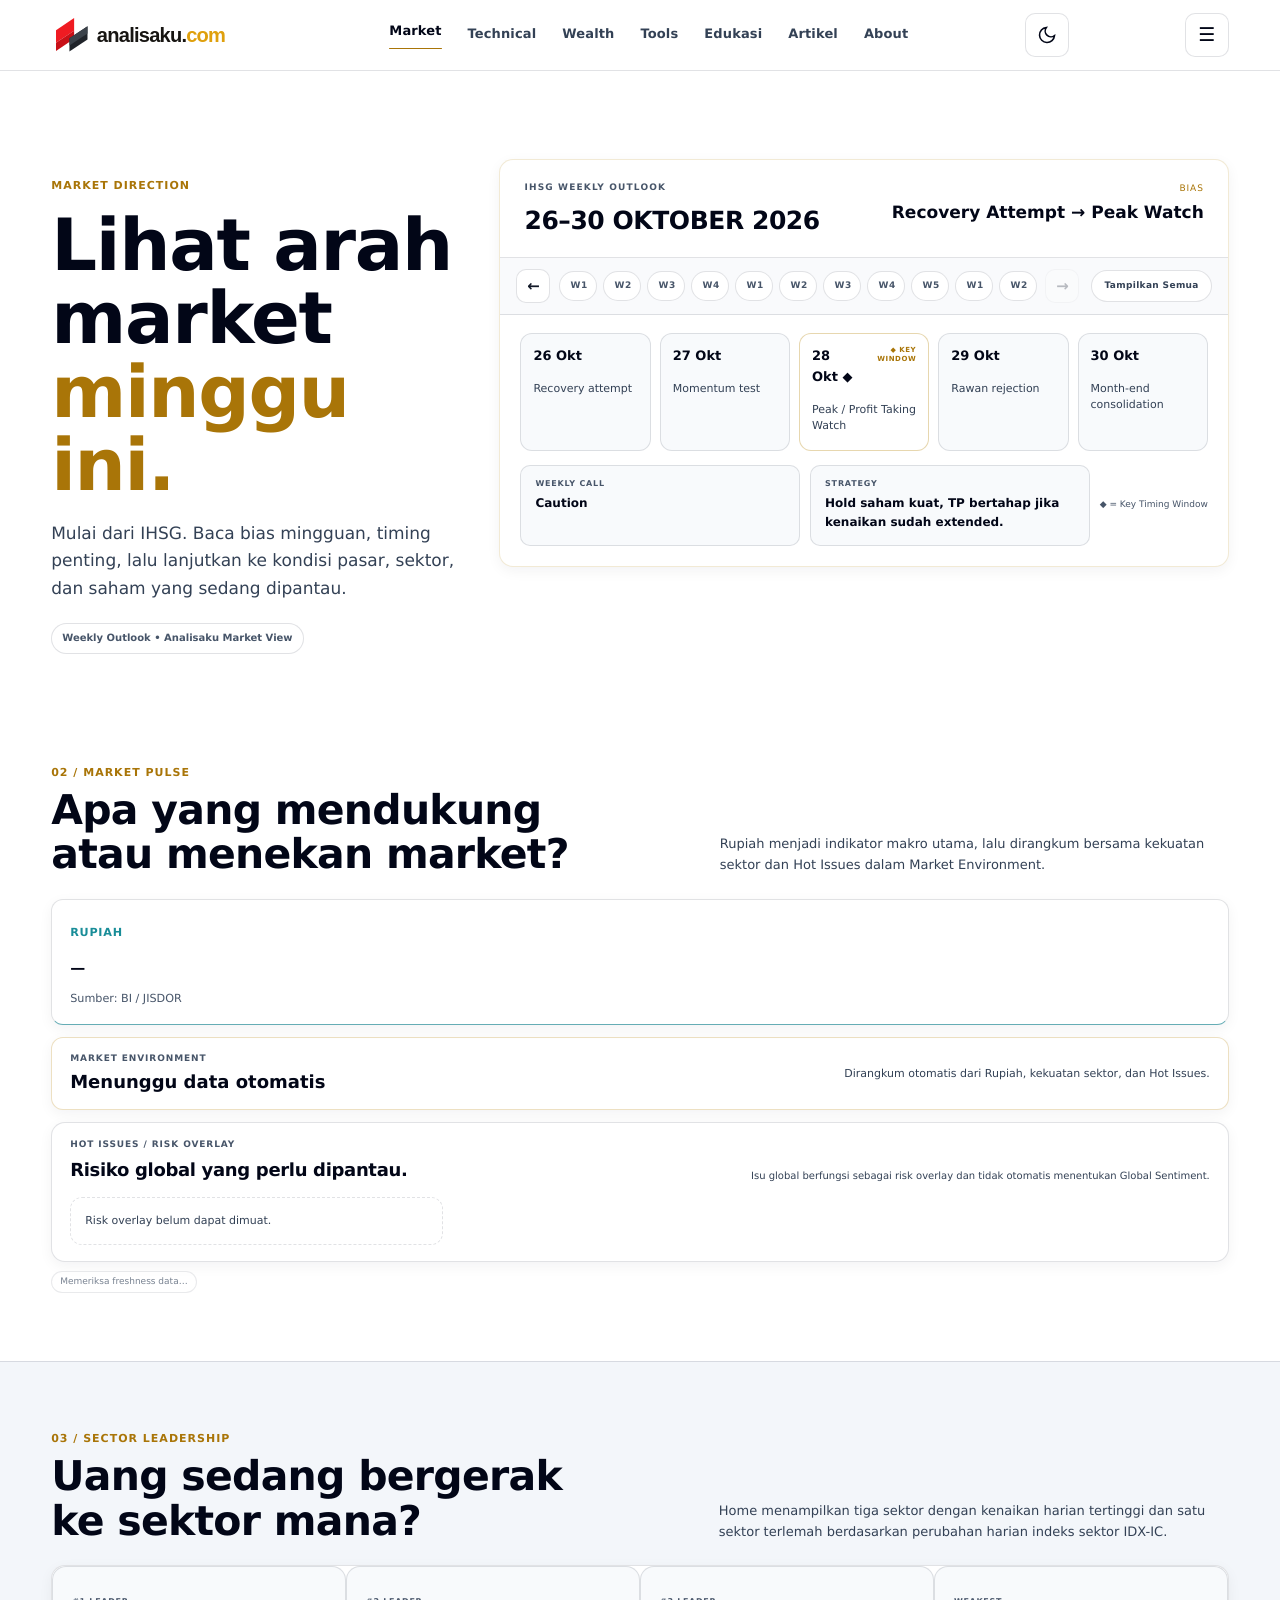
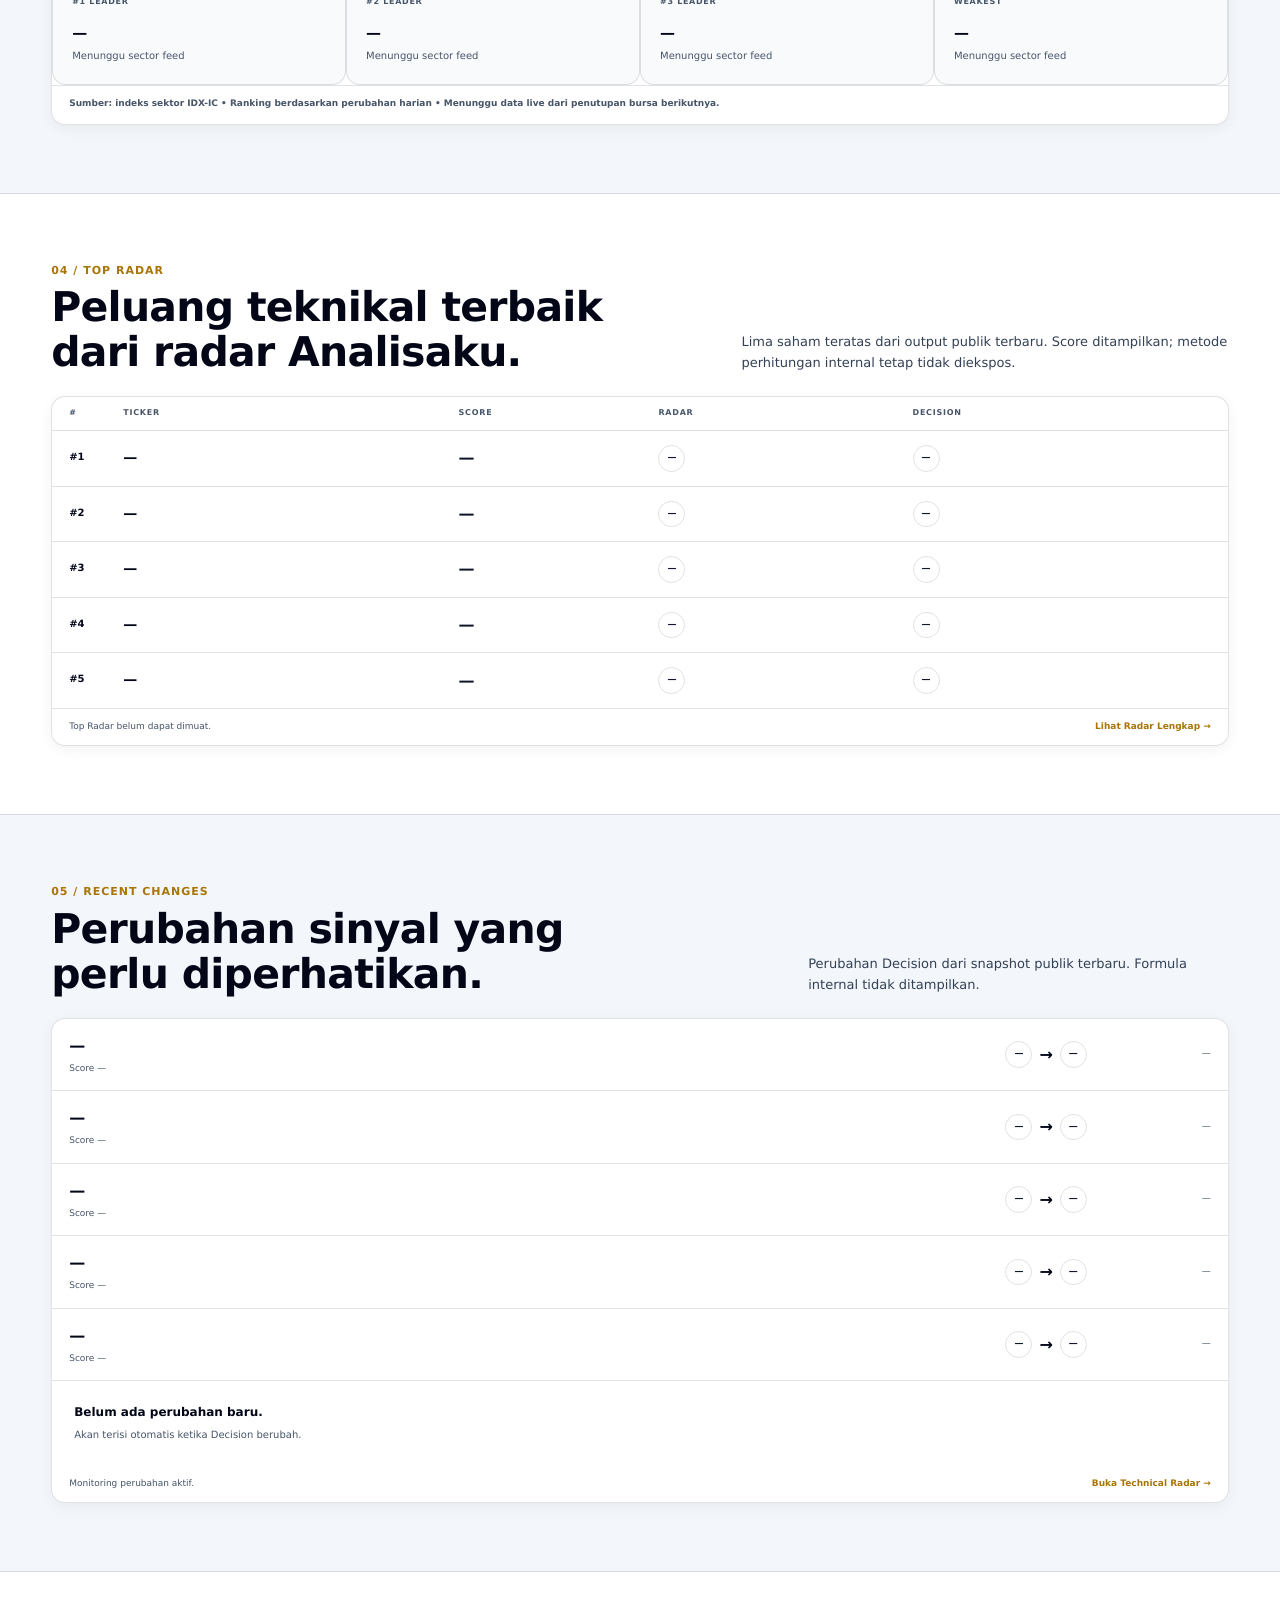
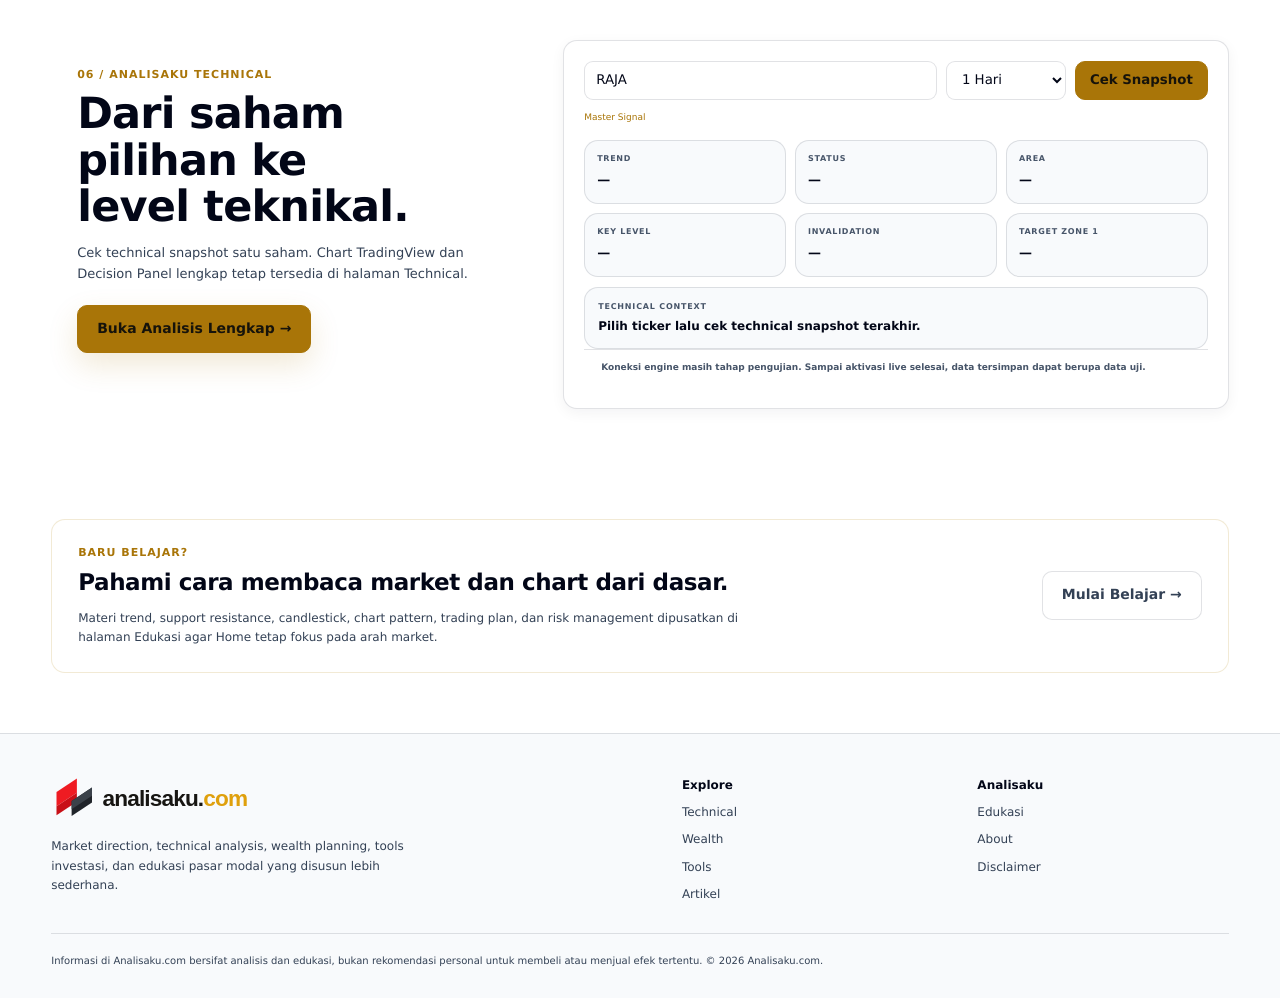
<file: index.html>
<!DOCTYPE html>
<html lang="id">
<head>
  <meta charset="UTF-8">
  <meta name="viewport" content="width=device-width,initial-scale=1">
  <meta name="description" content="Analisaku.com — Weekly IHSG Outlook, Market Pulse, Sector Leadership, Analisaku Watchlist, dan ringkasan technical untuk membaca arah pasar dengan lebih terstruktur.">
  <meta name="theme-color" content="#06101d">
  <title>Analisaku.com | Market Direction & Weekly IHSG Outlook</title>
  <link rel="stylesheet" href="assets/css/style.css">
  <link rel="stylesheet" href="assets/css/theme.css">
  <link rel="stylesheet" href="assets/css/home-market.css?v=20260822-2325">
  <link rel="stylesheet" href="assets/css/weekly-slider.css?v=20260909-1645">
  <link rel="stylesheet" href="assets/css/home-radar.css?v=20260814-0720">
  <style>
    @media (min-width:981px){.market-pulse-grid{grid-template-columns:1fr}}
    .market-environment>div{display:grid!important;grid-template-columns:1fr!important;gap:6px!important;align-items:start!important;min-width:220px!important}
    .market-environment small{display:block!important;line-height:1.25!important;margin:0!important;white-space:nowrap!important}
    .market-environment strong{display:block!important;line-height:1.2!important;margin:0!important;white-space:normal!important}
    .market-environment p{margin:0!important}
    .market-freshness{display:flex;gap:7px;flex-wrap:wrap;margin-top:9px}
    .market-freshness span{border:1px solid var(--line);border-radius:999px;background:var(--surface);padding:5px 8px;font-size:9px;color:var(--muted2);line-height:1.2}
    .market-freshness .is-delayed{border-color:color-mix(in srgb,var(--gold) 38%,var(--line));color:var(--gold)}
    .market-freshness .is-waiting{opacity:.72}
    .pulse-card[data-freshness="delayed"],.sector-shell[data-freshness="delayed"]{border-color:color-mix(in srgb,var(--gold) 38%,var(--line))}
    @media (max-width:640px){.market-environment>div{min-width:0!important;width:100%!important}.market-environment strong{white-space:normal!important}}
  </style>
</head>
<body class="home-market">
  <header class="site-header">
    <div class="container nav-wrap">
      <a class="brand" href="index.html" aria-label="Analisaku.com">analisaku<span>.com</span></a>
      <nav class="main-nav" id="mainNav">
        <a class="active" href="#weekly">Market</a>
        <a href="technical.html">Technical</a>
        <a href="wealth.html">Wealth</a>
        <a href="tools.html">Tools</a>
        <a href="edukasi.html">Edukasi</a>
        <a href="artikel.html">Artikel</a>
        <a href="about.html">About</a>
      </nav>
      <button class="menu-btn" id="menuBtn" aria-label="Buka menu">☰</button>
    </div>
  </header>

  <main>
    <section class="mc-hero" id="weekly">
      <div class="container mc-hero-grid">
        <div class="mc-hero-copy">
          <div class="kicker">MARKET DIRECTION</div>
          <h1>Lihat arah market <span>minggu ini.</span></h1>
          <p>Mulai dari IHSG. Baca bias mingguan, timing penting, lalu lanjutkan ke kondisi pasar, sektor, dan saham yang sedang dipantau.</p>
          <div class="mc-updated">Weekly Outlook • Analisaku Market View</div>
        </div>
        <div class="weekly-shell">
          <div class="weekly-head">
            <div><small>IHSG WEEKLY OUTLOOK</small><h2 id="weeklyRange">Memuat outlook…</h2></div>
            <div class="weekly-bias"><span>BIAS</span><strong id="weeklyBias">—</strong></div>
          </div>
          <div class="weekly-days" id="weeklyOutlook"><div class="mc-empty">Memuat Weekly Outlook…</div></div>
          <div class="weekly-foot">
            <div><small>WEEKLY CALL</small><strong id="weeklyCall">—</strong></div>
            <div><small>STRATEGY</small><strong id="weeklyStrategy">—</strong></div>
            <span class="weekly-legend" id="weeklyLegend">◆ = Key Timing Window</span>
          </div>
        </div>
      </div>
    </section>

    <section class="section" id="market-pulse">
      <div class="container">
        <div class="mc-section-head">
          <div><div class="kicker">02 / MARKET PULSE</div><h2>Apa yang mendukung atau menekan market?</h2></div>
          <p>Rupiah menjadi indikator makro utama, lalu dirangkum bersama kekuatan sektor dan Hot Issues dalam Market Environment.</p>
        </div>
        <div class="market-pulse-grid">
          <article class="pulse-card pending"><small>RUPIAH</small><strong>—</strong><span>Sumber: BI / JISDOR</span></article>
        </div>
        <div class="market-environment">
          <div><small>MARKET ENVIRONMENT</small><strong>Menunggu data otomatis</strong></div>
          <p>Dirangkum otomatis dari Rupiah, kekuatan sektor, dan Hot Issues.</p>
        </div>
        <div class="market-freshness" id="marketFreshness" aria-label="Status pembaruan Market Context">
          <span class="is-waiting">Memeriksa freshness data…</span>
        </div>
      </div>
    </section>

    <section class="section alt" id="sector-leadership">
      <div class="container">
        <div class="mc-section-head">
          <div><div class="kicker">03 / SECTOR LEADERSHIP</div><h2>Uang sedang bergerak ke sektor mana?</h2></div>
          <p>Home menampilkan tiga sektor dengan kenaikan harian tertinggi dan satu sektor terlemah berdasarkan perubahan harian indeks sektor IDX-IC.</p>
        </div>
        <div class="sector-shell">
          <div class="sector-list">
            <div class="sector-item"><small>#1 LEADER</small><strong>—</strong><span>Menunggu sector feed</span></div>
            <div class="sector-item"><small>#2 LEADER</small><strong>—</strong><span>Menunggu sector feed</span></div>
            <div class="sector-item"><small>#3 LEADER</small><strong>—</strong><span>Menunggu sector feed</span></div>
            <div class="sector-item"><small>WEAKEST</small><strong>—</strong><span>Menunggu sector feed</span></div>
          </div>
          <div class="data-note">Sumber: indeks sektor IDX-IC • Ranking berdasarkan perubahan harian • Menunggu data live dari penutupan bursa berikutnya.</div>
        </div>
      </div>
    </section>

    <section class="section" id="watchlist">
      <div class="container">
        <div class="mc-section-head">
          <div><div class="kicker">04 / TOP RADAR</div><h2>Peluang teknikal terbaik dari radar Analisaku.</h2></div>
          <p>Lima saham teratas dari output publik terbaru. Score ditampilkan; metode perhitungan internal tetap tidak diekspos.</p>
        </div>
        <div class="watchlist-shell" id="homeTopRadar">
          <div class="home-radar-head"><span>#</span><span>TICKER</span><span>SCORE</span><span>RADAR</span><span>DECISION</span></div>
          <div class="home-radar-list">
            <a class="home-radar-row" data-home-rank="0" href="technical.html"><b>#1</b><strong>—</strong><span>—</span><em class="home-radar-pill">—</em><em class="home-status-pill">—</em></a>
            <a class="home-radar-row" data-home-rank="1" href="technical.html"><b>#2</b><strong>—</strong><span>—</span><em class="home-radar-pill">—</em><em class="home-status-pill">—</em></a>
            <a class="home-radar-row" data-home-rank="2" href="technical.html"><b>#3</b><strong>—</strong><span>—</span><em class="home-radar-pill">—</em><em class="home-status-pill">—</em></a>
            <a class="home-radar-row" data-home-rank="3" href="technical.html"><b>#4</b><strong>—</strong><span>—</span><em class="home-radar-pill">—</em><em class="home-status-pill">—</em></a>
            <a class="home-radar-row" data-home-rank="4" href="technical.html"><b>#5</b><strong>—</strong><span>—</span><em class="home-radar-pill">—</em><em class="home-status-pill">—</em></a>
          </div>
          <div class="home-radar-foot"><span id="homeRadarMeta">Memuat Top Radar…</span><a href="technical.html">Lihat Radar Lengkap →</a></div>
        </div>
      </div>
    </section>

    <section class="section alt" id="recentChanges">
      <div class="container">
        <div class="mc-section-head">
          <div><div class="kicker">05 / RECENT CHANGES</div><h2>Perubahan sinyal yang perlu diperhatikan.</h2></div>
          <p>Perubahan Decision dari snapshot publik terbaru. Formula internal tidak ditampilkan.</p>
        </div>
        <div class="home-recent-shell">
          <div id="homeRecentList">
            <a class="home-change-row" data-home-change="0" href="technical.html" hidden><div><strong>—</strong><span>Score —</span></div><div class="home-change-flow"><em class="home-status-pill">—</em><b>→</b><em class="home-status-pill">—</em></div><time>—</time></a>
            <a class="home-change-row" data-home-change="1" href="technical.html" hidden><div><strong>—</strong><span>Score —</span></div><div class="home-change-flow"><em class="home-status-pill">—</em><b>→</b><em class="home-status-pill">—</em></div><time>—</time></a>
            <a class="home-change-row" data-home-change="2" href="technical.html" hidden><div><strong>—</strong><span>Score —</span></div><div class="home-change-flow"><em class="home-status-pill">—</em><b>→</b><em class="home-status-pill">—</em></div><time>—</time></a>
            <a class="home-change-row" data-home-change="3" href="technical.html" hidden><div><strong>—</strong><span>Score —</span></div><div class="home-change-flow"><em class="home-status-pill">—</em><b>→</b><em class="home-status-pill">—</em></div><time>—</time></a>
            <a class="home-change-row" data-home-change="4" href="technical.html" hidden><div><strong>—</strong><span>Score —</span></div><div class="home-change-flow"><em class="home-status-pill">—</em><b>→</b><em class="home-status-pill">—</em></div><time>—</time></a>
            <div class="home-radar-empty" id="homeRecentEmpty"><strong>Belum ada perubahan baru.</strong><span>Akan terisi otomatis ketika Decision berubah.</span></div>
          </div>
          <div class="home-radar-foot"><span id="homeRecentMeta">Monitoring perubahan aktif.</span><a href="technical.html">Buka Technical Radar →</a></div>
        </div>
      </div>
    </section>

    <section class="section" id="technical-quick">
      <div class="container technical-layout">
        <div class="technical-copy">
          <div class="kicker">06 / ANALISAKU TECHNICAL</div>
          <h2>Dari saham pilihan ke level teknikal.</h2>
          <p>Cek technical snapshot satu saham. Chart TradingView dan Decision Panel lengkap tetap tersedia di halaman Technical.</p>
          <a class="btn primary" href="technical.html">Buka Analisis Lengkap →</a>
        </div>
        <div class="technical-quick">
          <div class="hq-controls">
            <input id="homeTicker" type="text" value="RAJA" aria-label="Kode saham" placeholder="RAJA">
            <select id="homeTf" aria-label="Timeframe"><option value="D">1 Hari</option><option value="60">1 Jam</option><option value="240">4 Jam</option><option value="W">1 Minggu</option></select>
            <button id="homeCheckSignal" type="button">Cek Snapshot</button>
          </div>
          <div class="hq-source" id="hqSource">Master Signal</div>
          <div class="hq-grid">
            <div class="hq-card"><small>TREND</small><strong id="hqTrend">—</strong></div>
            <div class="hq-card"><small>STATUS</small><strong id="hqStatus">—</strong></div>
            <div class="hq-card"><small>AREA</small><strong id="hqEntry">—</strong></div>
            <div class="hq-card"><small>KEY LEVEL</small><strong id="hqTrigger">—</strong></div>
            <div class="hq-card"><small>INVALIDATION</small><strong id="hqStop">—</strong></div>
            <div class="hq-card"><small>TARGET ZONE 1</small><strong id="hqTarget">—</strong></div>
          </div>
          <div class="hq-decision"><small>TECHNICAL CONTEXT</small><strong id="hqDecision">Pilih ticker lalu cek technical snapshot terakhir.</strong></div>
          <div class="data-note">Koneksi engine masih tahap pengujian. Sampai aktivasi live selesai, data tersimpan dapat berupa data uji.</div>
        </div>
      </div>
    </section>

    <section class="education-teaser">
      <div class="container education-box">
        <div>
          <div class="kicker">BARU BELAJAR?</div>
          <h3>Pahami cara membaca market dan chart dari dasar.</h3>
          <p>Materi trend, support resistance, candlestick, chart pattern, trading plan, dan risk management dipusatkan di halaman Edukasi agar Home tetap fokus pada arah market.</p>
        </div>
        <a class="btn ghost" href="edukasi.html">Mulai Belajar →</a>
      </div>
    </section>
  </main>

  <footer>
    <div class="container footer-grid">
      <div><div class="brand">analisaku<span>.com</span></div><p>Market direction, technical analysis, wealth planning, tools investasi, dan edukasi pasar modal yang disusun lebih sederhana.</p></div>
      <div><b>Explore</b><a href="technical.html">Technical</a><a href="wealth.html">Wealth</a><a href="tools.html">Tools</a><a href="artikel.html">Artikel</a></div>
      <div><b>Analisaku</b><a href="edukasi.html">Edukasi</a><a href="about.html">About</a><a href="about.html#disclaimer">Disclaimer</a></div>
    </div>
    <div class="container footer-note">Informasi di Analisaku.com bersifat analisis dan edukasi, bukan rekomendasi personal untuk membeli atau menjual efek tertentu. © <span id="year"></span> Analisaku.com.</div>
  </footer>
  <script src="assets/js/main.js"></script>
  <script src="assets/js/home-market.js?v=20260822-2258"></script>
  <script src="assets/js/weekly-slider.js?v=20260909-1645"></script>
  <script src="assets/js/market-context-freshness.js?v=20260826-1142"></script>
  <script src="assets/js/home-radar-lite.js?v=20260909-1645"></script>
</body>
</html>
</file>
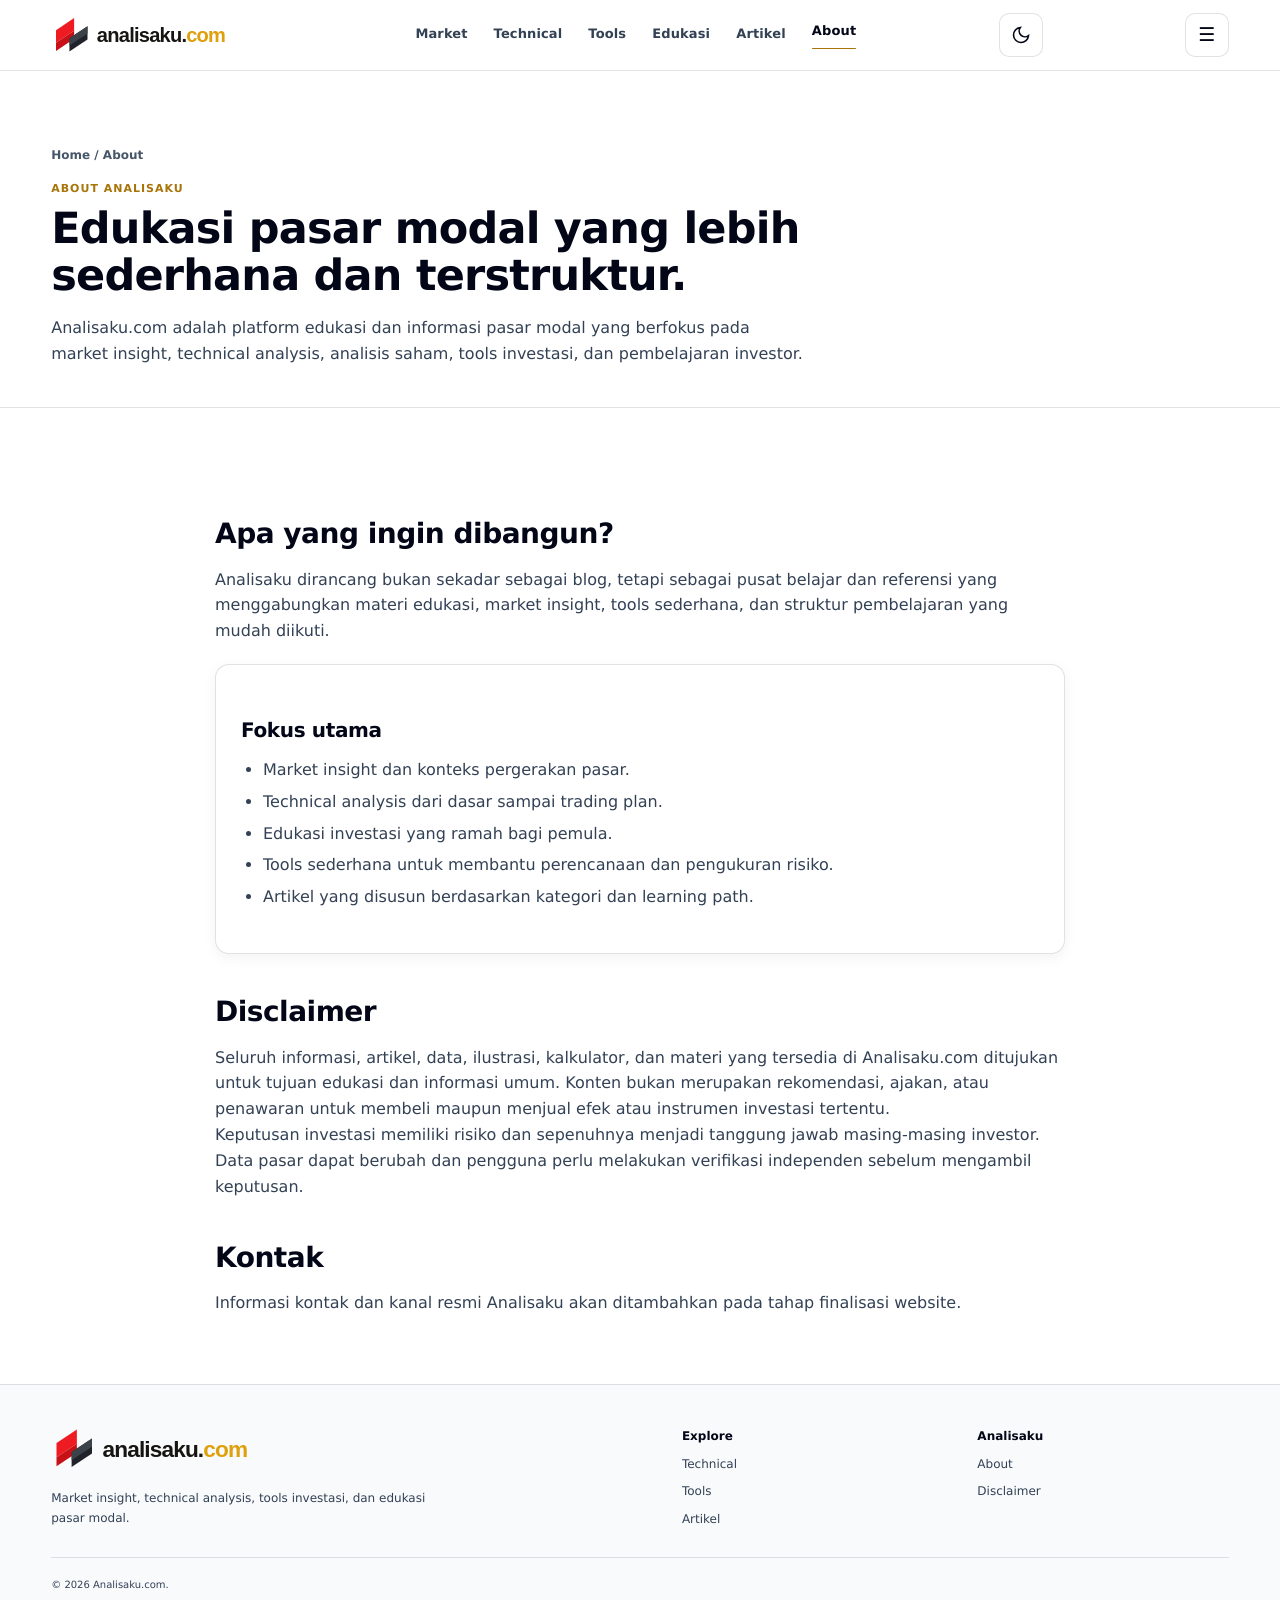
<file: about.html>
<!DOCTYPE html><html lang="id"><head><meta charset="UTF-8"><meta name="viewport" content="width=device-width,initial-scale=1"><meta name="description" content="Tentang Analisaku.com, tujuan edukasi, disclaimer, dan informasi kontak."><title>About | Analisaku.com</title><link rel="stylesheet" href="assets/css/style.css"></head><body><header class="site-header"><div class="container nav-wrap"><a class="brand" href="index.html">analisaku<span>.com</span></a><nav class="main-nav" id="mainNav"><a href="index.html#market">Market</a><a href="technical.html">Technical</a><a href="tools.html">Tools</a><a href="edukasi.html">Edukasi</a><a href="artikel.html">Artikel</a><a class="active" href="about.html">About</a></nav><button class="menu-btn" id="menuBtn">☰</button></div></header><main><section class="page-hero"><div class="container"><div class="breadcrumb">Home / About</div><div class="kicker">ABOUT ANALISAKU</div><h1>Edukasi pasar modal yang lebih sederhana dan terstruktur.</h1><p>Analisaku.com adalah platform edukasi dan informasi pasar modal yang berfokus pada market insight, technical analysis, analisis saham, tools investasi, dan pembelajaran investor.</p></div></section><section class="section"><div class="container content"><h2>Apa yang ingin dibangun?</h2><p>Analisaku dirancang bukan sekadar sebagai blog, tetapi sebagai pusat belajar dan referensi yang menggabungkan materi edukasi, market insight, tools sederhana, dan struktur pembelajaran yang mudah diikuti.</p><div class="content-card"><h3>Fokus utama</h3><ul><li>Market insight dan konteks pergerakan pasar.</li><li>Technical analysis dari dasar sampai trading plan.</li><li>Edukasi investasi yang ramah bagi pemula.</li><li>Tools sederhana untuk membantu perencanaan dan pengukuran risiko.</li><li>Artikel yang disusun berdasarkan kategori dan learning path.</li></ul></div><h2 id="disclaimer">Disclaimer</h2><p>Seluruh informasi, artikel, data, ilustrasi, kalkulator, dan materi yang tersedia di Analisaku.com ditujukan untuk tujuan edukasi dan informasi umum. Konten bukan merupakan rekomendasi, ajakan, atau penawaran untuk membeli maupun menjual efek atau instrumen investasi tertentu.</p><p>Keputusan investasi memiliki risiko dan sepenuhnya menjadi tanggung jawab masing-masing investor. Data pasar dapat berubah dan pengguna perlu melakukan verifikasi independen sebelum mengambil keputusan.</p><h2 id="contact">Kontak</h2><p>Informasi kontak dan kanal resmi Analisaku akan ditambahkan pada tahap finalisasi website.</p></div></section></main><footer><div class="container footer-grid"><div><div class="brand">analisaku<span>.com</span></div><p>Market insight, technical analysis, tools investasi, dan edukasi pasar modal.</p></div><div><b>Explore</b><a href="technical.html">Technical</a><a href="tools.html">Tools</a><a href="artikel.html">Artikel</a></div><div><b>Analisaku</b><a href="about.html">About</a><a href="#disclaimer">Disclaimer</a></div></div><div class="container footer-note">© <span id="year"></span> Analisaku.com.</div></footer><script src="assets/js/main.js"></script></body></html>
</file>
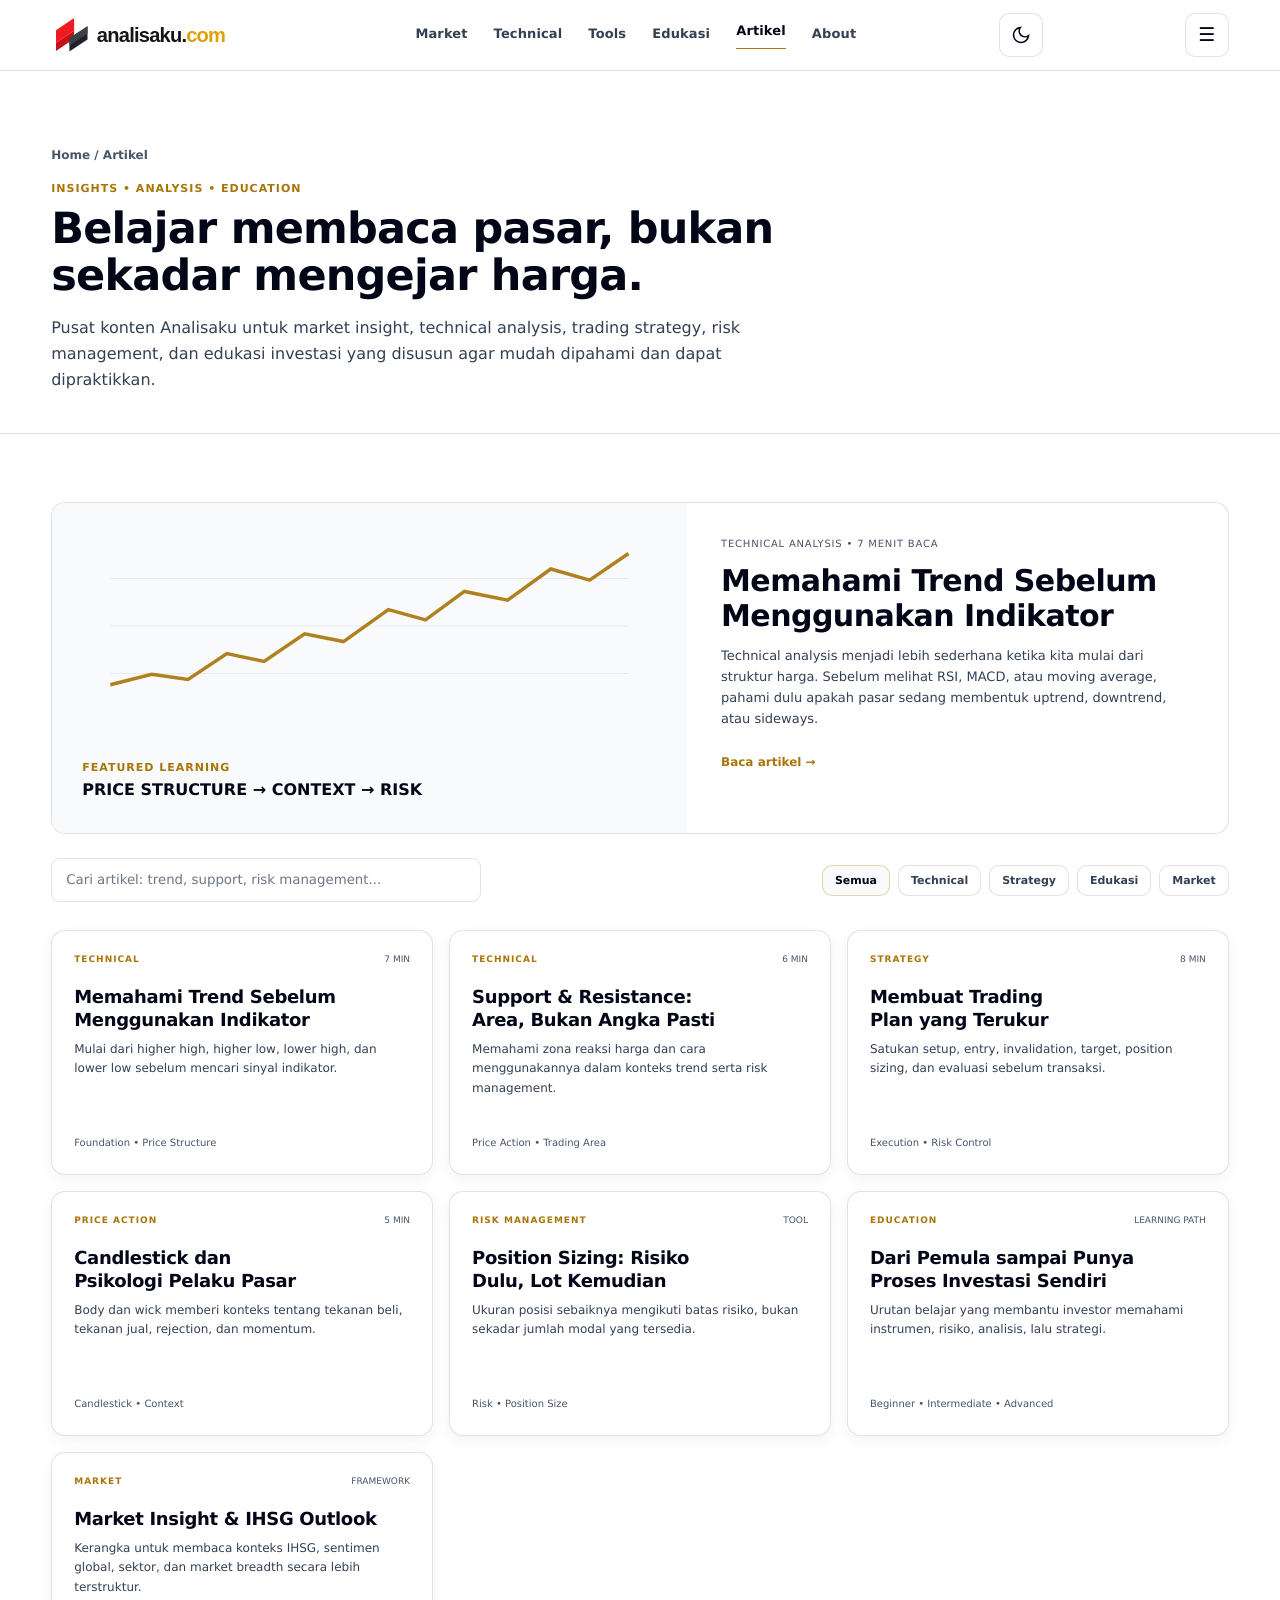
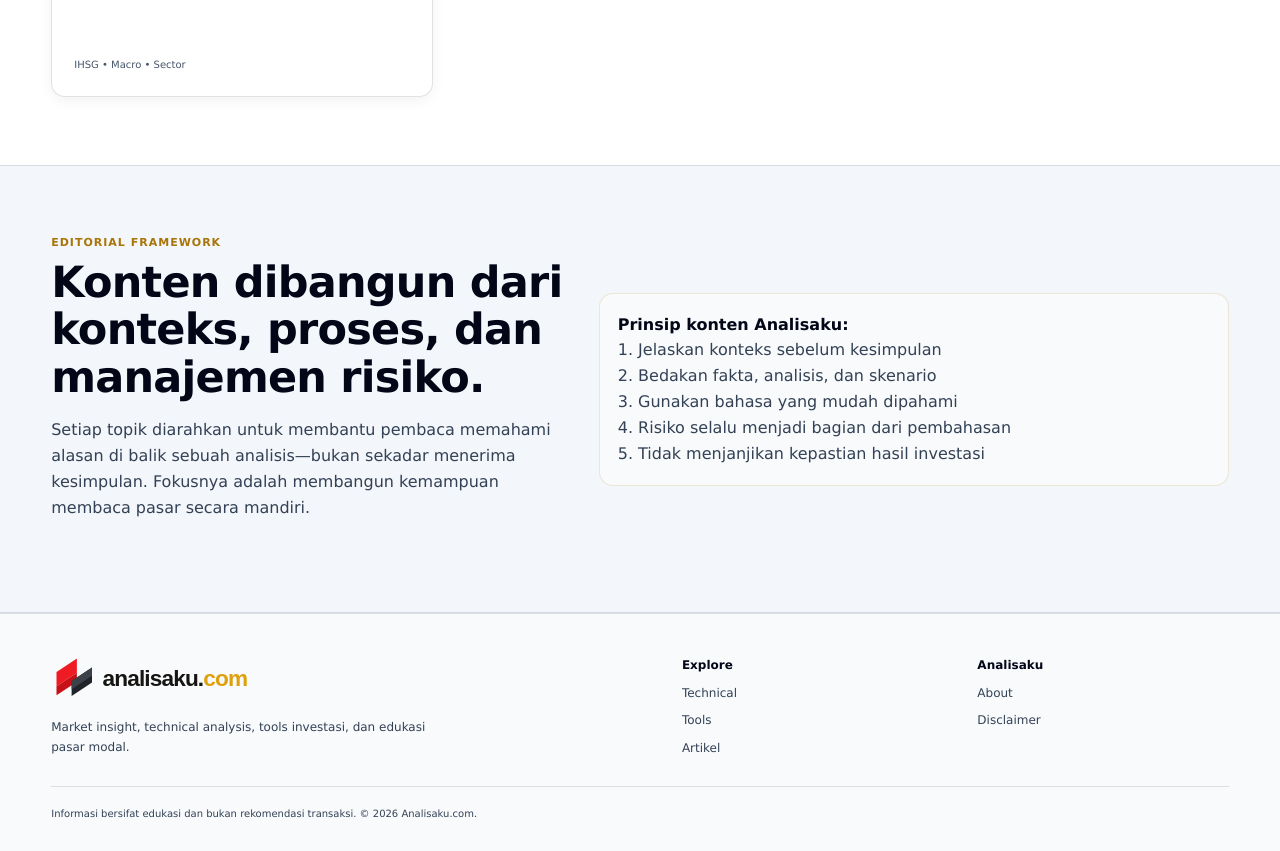
<file: artikel.html>
<!DOCTYPE html>
<html lang="id">
<head>
  <meta charset="UTF-8">
  <meta name="viewport" content="width=device-width,initial-scale=1">
  <meta name="description" content="Artikel Analisaku tentang market insight, technical analysis, edukasi saham, trading strategy, dan investasi.">
  <title>Artikel & Market Insight | Analisaku.com</title>
  <link rel="stylesheet" href="assets/css/style.css">
  <link rel="stylesheet" href="assets/css/upgrade.css">
  <link rel="stylesheet" href="assets/css/theme.css" data-analisaku-theme>
</head>
<body>
<header class="site-header">
  <div class="container nav-wrap">
    <a class="brand" href="index.html">analisaku<span>.com</span></a>
    <nav class="main-nav" id="mainNav">
      <a href="index.html#market">Market</a><a href="technical.html">Technical</a><a href="tools.html">Tools</a><a href="edukasi.html">Edukasi</a><a class="active" href="artikel.html">Artikel</a><a href="about.html">About</a>
    </nav>
    <button class="menu-btn" id="menuBtn" aria-label="Buka menu">☰</button>
  </div>
</header>
<main>
  <section class="page-hero">
    <div class="container">
      <div class="breadcrumb">Home / Artikel</div>
      <div class="kicker">INSIGHTS • ANALYSIS • EDUCATION</div>
      <h1>Belajar membaca pasar, bukan sekadar mengejar harga.</h1>
      <p>Pusat konten Analisaku untuk market insight, technical analysis, trading strategy, risk management, dan edukasi investasi yang disusun agar mudah dipahami dan dapat dipraktikkan.</p>
    </div>
  </section>

  <section class="section" style="padding-top:35px">
    <div class="container">
      <article class="featured-story">
        <div class="featured-visual">
          <svg viewBox="0 0 600 220" aria-hidden="true">
            <line x1="0" y1="55" x2="600" y2="55" stroke="rgba(255,255,255,.06)"/><line x1="0" y1="110" x2="600" y2="110" stroke="rgba(255,255,255,.06)"/><line x1="0" y1="165" x2="600" y2="165" stroke="rgba(255,255,255,.06)"/>
            <polyline points="0,178 48,166 90,172 135,142 178,151 225,119 270,128 322,91 365,103 410,70 460,80 510,44 555,57 600,26" fill="none" stroke="#39d98a" stroke-width="4"/>
          </svg>
          <div><div class="kicker">FEATURED LEARNING</div><strong>PRICE STRUCTURE → CONTEXT → RISK</strong></div>
        </div>
        <div class="featured-copy">
          <div class="meta">TECHNICAL ANALYSIS • 7 MENIT BACA</div>
          <h2>Memahami Trend Sebelum Menggunakan Indikator</h2>
          <p>Technical analysis menjadi lebih sederhana ketika kita mulai dari struktur harga. Sebelum melihat RSI, MACD, atau moving average, pahami dulu apakah pasar sedang membentuk uptrend, downtrend, atau sideways.</p>
          <a class="read-more" href="articles/memahami-trend.html">Baca artikel →</a>
        </div>
      </article>

      <div class="article-toolbar">
        <div class="article-search"><input id="articleSearch" type="search" placeholder="Cari artikel: trend, support, risk management..."></div>
        <div class="article-filters">
          <button class="filter-chip active" data-filter="all">Semua</button>
          <button class="filter-chip" data-filter="technical">Technical</button>
          <button class="filter-chip" data-filter="strategy">Strategy</button>
          <button class="filter-chip" data-filter="education">Edukasi</button>
          <button class="filter-chip" data-filter="market">Market</button>
        </div>
      </div>

      <div class="story-grid">
        <a class="story-card" data-story data-category="technical" href="articles/memahami-trend.html">
          <div class="story-top"><span class="category">TECHNICAL</span><span class="read-time">7 MIN</span></div>
          <h3>Memahami Trend Sebelum Menggunakan Indikator</h3>
          <p>Mulai dari higher high, higher low, lower high, dan lower low sebelum mencari sinyal indikator.</p>
          <div class="story-foot">Foundation • Price Structure</div>
        </a>
        <a class="story-card" data-story data-category="technical" href="articles/support-resistance.html">
          <div class="story-top"><span class="category">TECHNICAL</span><span class="read-time">6 MIN</span></div>
          <h3>Support & Resistance: Area, Bukan Angka Pasti</h3>
          <p>Memahami zona reaksi harga dan cara menggunakannya dalam konteks trend serta risk management.</p>
          <div class="story-foot">Price Action • Trading Area</div>
        </a>
        <a class="story-card" data-story data-category="strategy" href="articles/trading-plan.html">
          <div class="story-top"><span class="category">STRATEGY</span><span class="read-time">8 MIN</span></div>
          <h3>Membuat Trading Plan yang Terukur</h3>
          <p>Satukan setup, entry, invalidation, target, position sizing, dan evaluasi sebelum transaksi.</p>
          <div class="story-foot">Execution • Risk Control</div>
        </a>
        <a class="story-card" data-story data-category="technical" href="technical.html#candlestick">
          <div class="story-top"><span class="category">PRICE ACTION</span><span class="read-time">5 MIN</span></div>
          <h3>Candlestick dan Psikologi Pelaku Pasar</h3>
          <p>Body dan wick memberi konteks tentang tekanan beli, tekanan jual, rejection, dan momentum.</p>
          <div class="story-foot">Candlestick • Context</div>
        </a>
        <a class="story-card" data-story data-category="strategy" href="tools.html#position">
          <div class="story-top"><span class="category">RISK MANAGEMENT</span><span class="read-time">TOOL</span></div>
          <h3>Position Sizing: Risiko Dulu, Lot Kemudian</h3>
          <p>Ukuran posisi sebaiknya mengikuti batas risiko, bukan sekadar jumlah modal yang tersedia.</p>
          <div class="story-foot">Risk • Position Size</div>
        </a>
        <a class="story-card" data-story data-category="education" href="edukasi.html">
          <div class="story-top"><span class="category">EDUCATION</span><span class="read-time">LEARNING PATH</span></div>
          <h3>Dari Pemula sampai Punya Proses Investasi Sendiri</h3>
          <p>Urutan belajar yang membantu investor memahami instrumen, risiko, analisis, lalu strategi.</p>
          <div class="story-foot">Beginner • Intermediate • Advanced</div>
        </a>
        <a class="story-card" data-story data-category="market" href="index.html#market">
          <div class="story-top"><span class="category">MARKET</span><span class="read-time">FRAMEWORK</span></div>
          <h3>Market Insight & IHSG Outlook</h3>
          <p>Kerangka untuk membaca konteks IHSG, sentimen global, sektor, dan market breadth secara lebih terstruktur.</p>
          <div class="story-foot">IHSG • Macro • Sector</div>
        </a>
      </div>
    </div>
  </section>

  <section class="section alt">
    <div class="container split">
      <div><div class="kicker">EDITORIAL FRAMEWORK</div><h2>Konten dibangun dari konteks, proses, dan manajemen risiko.</h2><p>Setiap topik diarahkan untuk membantu pembaca memahami alasan di balik sebuah analisis—bukan sekadar menerima kesimpulan. Fokusnya adalah membangun kemampuan membaca pasar secara mandiri.</p></div>
      <div class="notice"><b>Prinsip konten Analisaku:</b><br>1. Jelaskan konteks sebelum kesimpulan<br>2. Bedakan fakta, analisis, dan skenario<br>3. Gunakan bahasa yang mudah dipahami<br>4. Risiko selalu menjadi bagian dari pembahasan<br>5. Tidak menjanjikan kepastian hasil investasi</div>
    </div>
  </section>
</main>
<footer>
  <div class="container footer-grid">
    <div><div class="brand">analisaku<span>.com</span></div><p>Market insight, technical analysis, tools investasi, dan edukasi pasar modal.</p></div>
    <div><b>Explore</b><a href="technical.html">Technical</a><a href="tools.html">Tools</a><a href="artikel.html">Artikel</a></div>
    <div><b>Analisaku</b><a href="about.html">About</a><a href="about.html#disclaimer">Disclaimer</a></div>
  </div>
  <div class="container footer-note">Informasi bersifat edukasi dan bukan rekomendasi transaksi. © <span id="year"></span> Analisaku.com.</div>
</footer>
<script src="assets/js/main.js"></script>
</body>
</html>
</file>
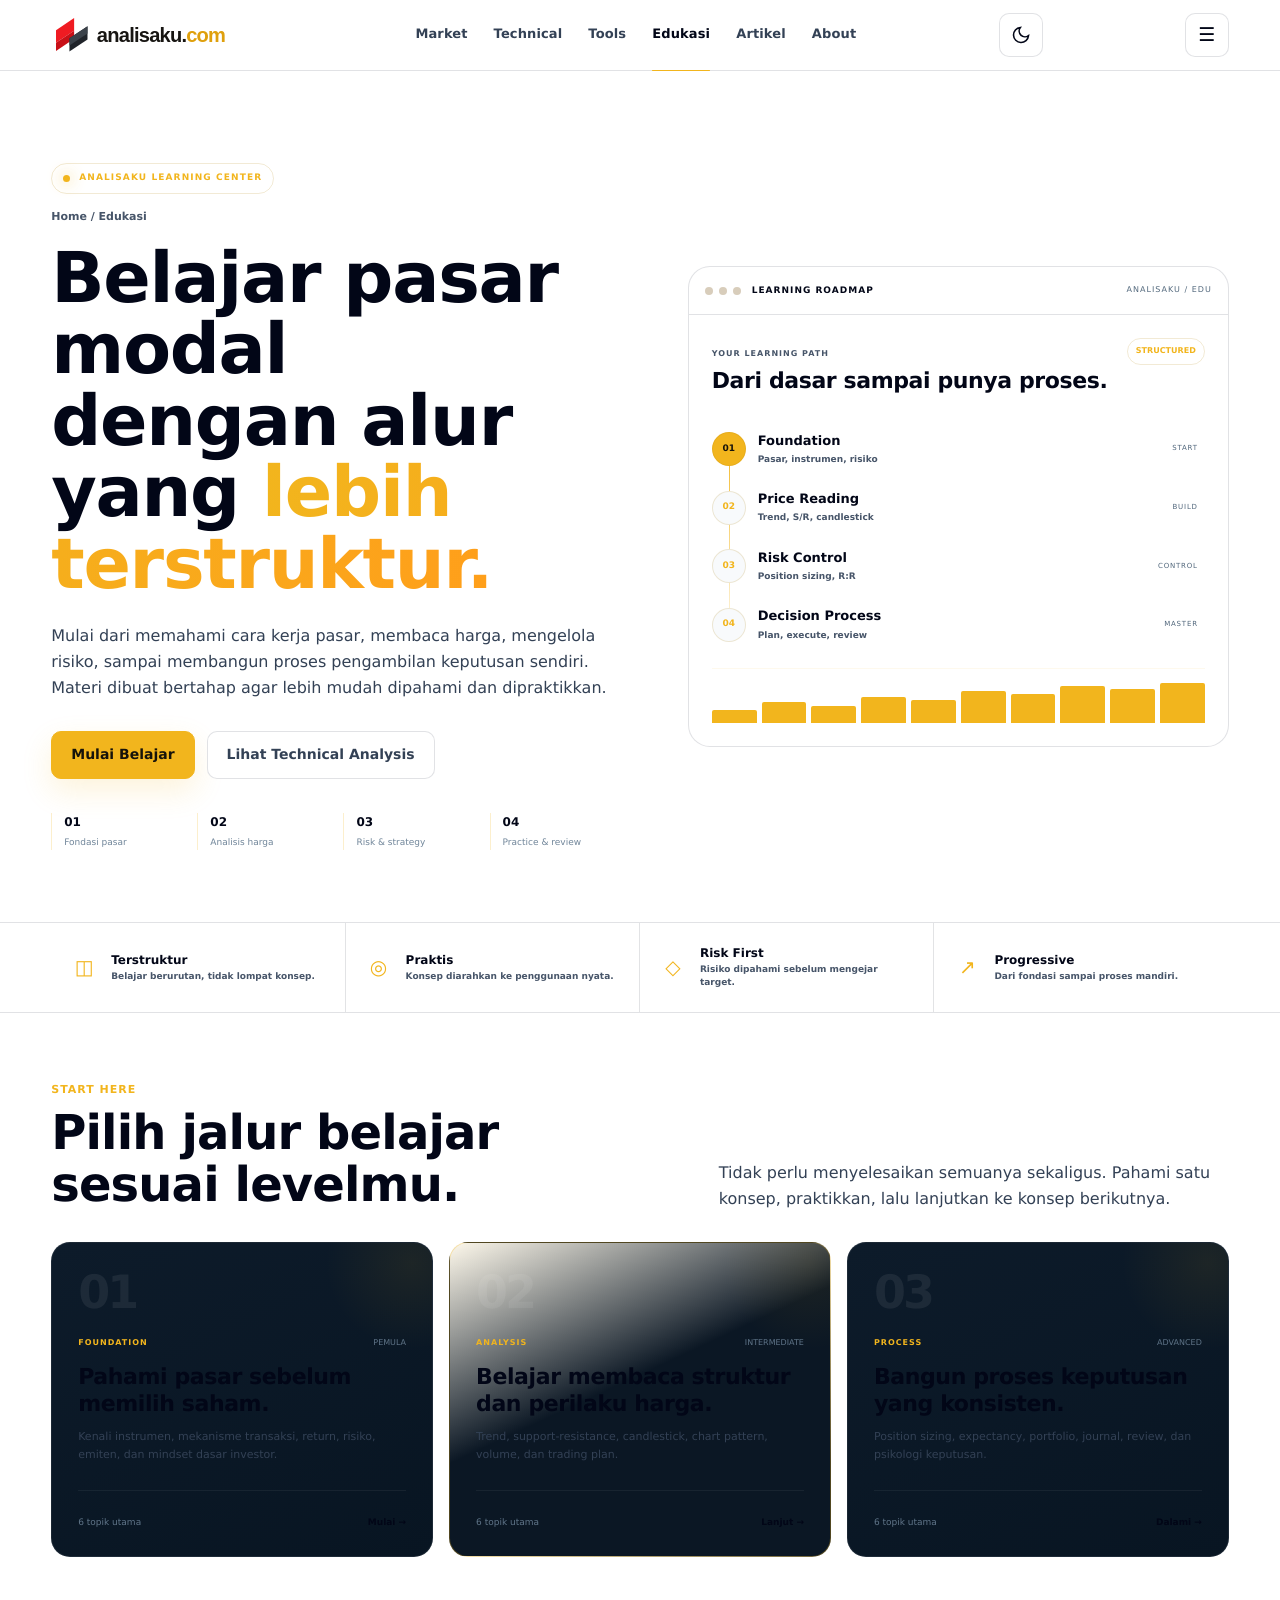
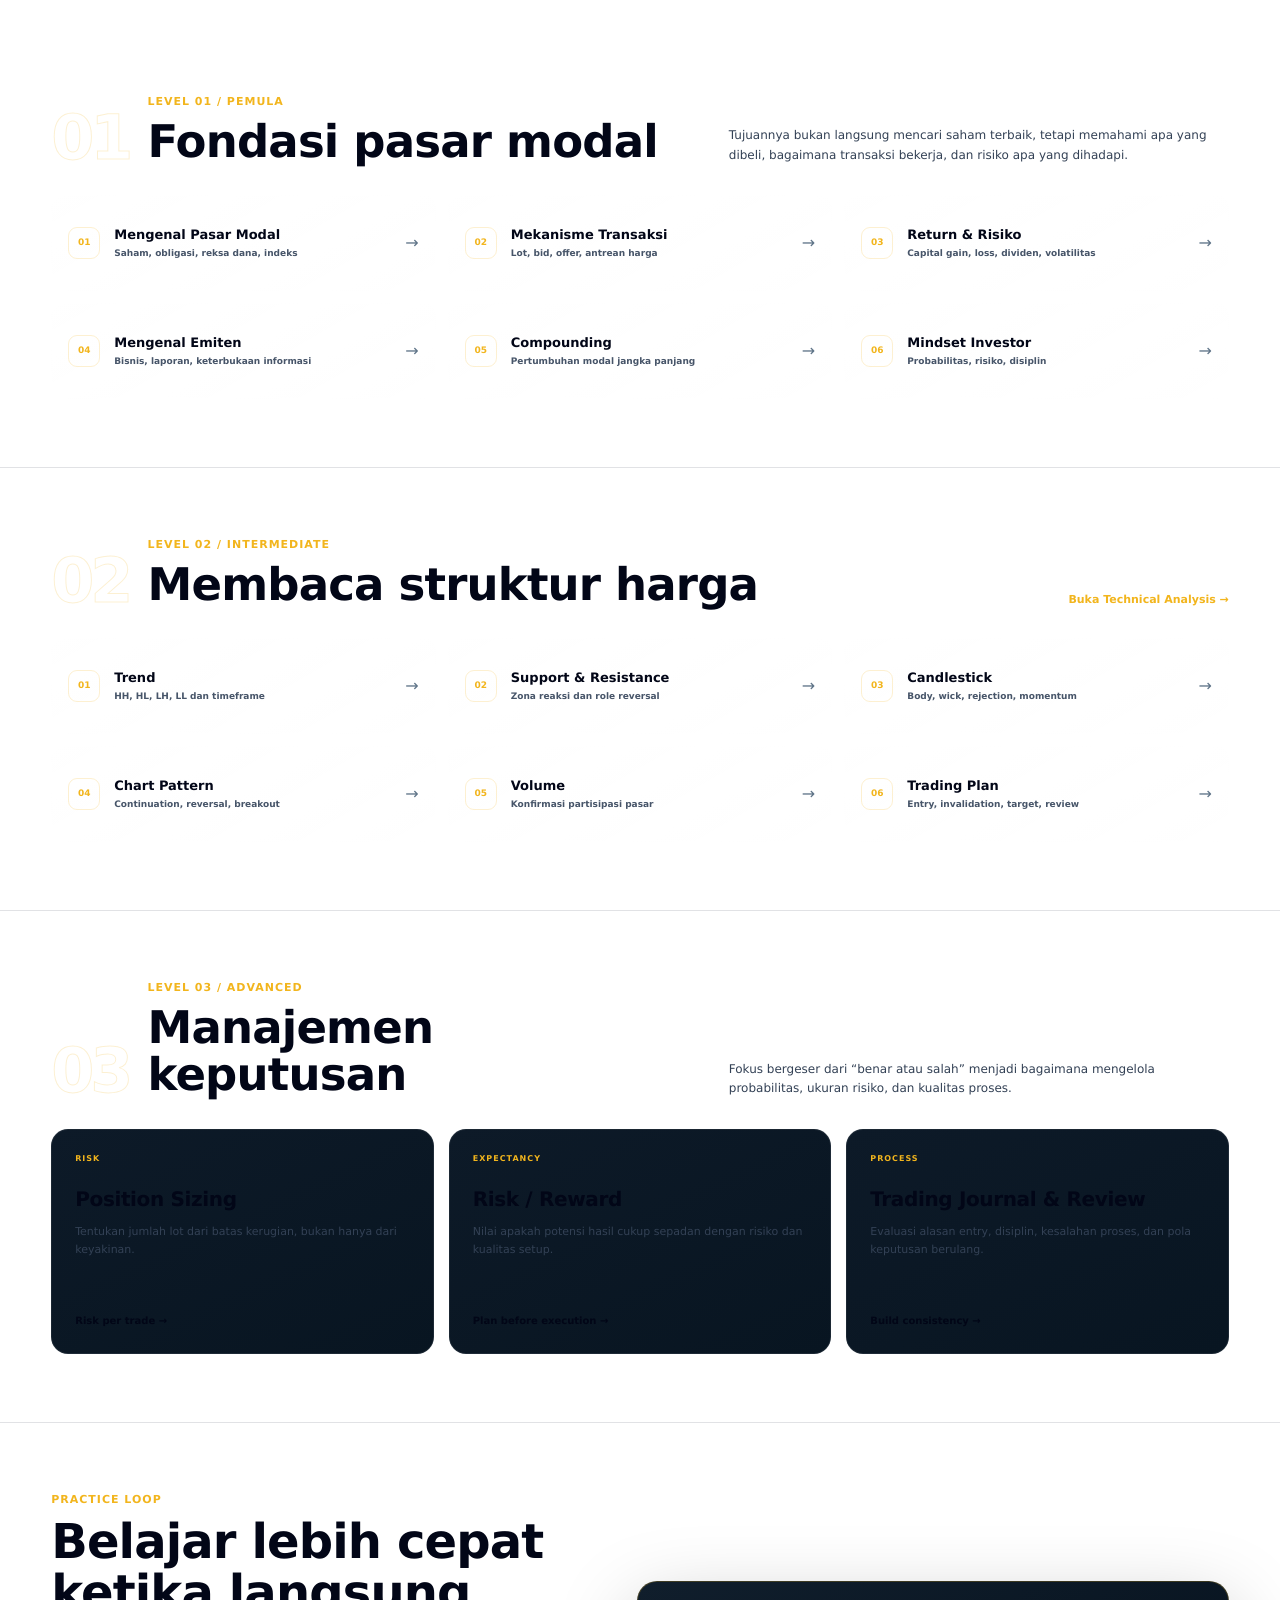
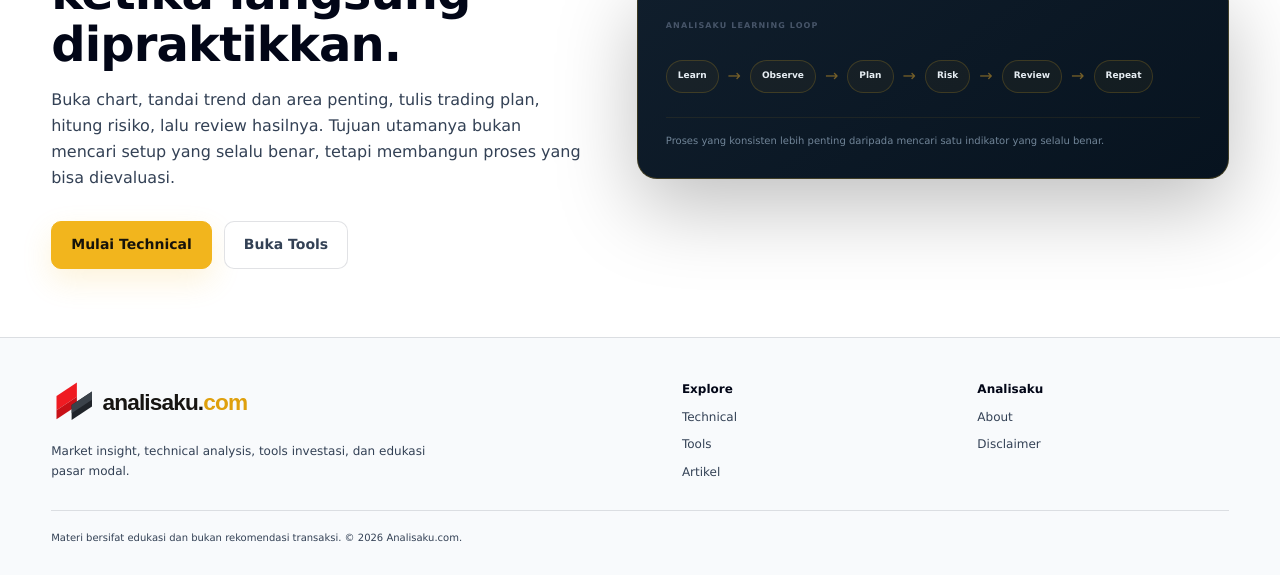
<file: edukasi.html>
<!DOCTYPE html>
<html lang="id">
<head>
  <meta charset="UTF-8">
  <meta name="viewport" content="width=device-width,initial-scale=1">
  <meta name="description" content="Learning Center Analisaku untuk belajar saham, technical analysis, trading strategy, risk management, dan investasi secara bertahap.">
  <title>Learning Center | Analisaku.com</title>
  <link rel="stylesheet" href="assets/css/style.css">
  <link rel="stylesheet" href="assets/css/upgrade.css">
</head>
<body class="edu-gold-theme">
<header class="site-header edu-header">
  <div class="container nav-wrap">
    <a class="brand brand-logo" href="index.html" aria-label="Analisaku.com">
      <img src="assets/img/logo-analisaku.svg" alt="Analisaku.com">
    </a>
    <nav class="main-nav" id="mainNav">
      <a href="index.html#market">Market</a>
      <a href="technical.html">Technical</a>
      <a href="tools.html">Tools</a>
      <a class="active" href="edukasi.html">Edukasi</a>
      <a href="artikel.html">Artikel</a>
      <a href="about.html">About</a>
    </nav>
    <button class="menu-btn" id="menuBtn" aria-label="Buka menu">☰</button>
  </div>
</header>

<main>
  <section class="edu-hero">
    <div class="edu-glow edu-glow-one"></div>
    <div class="edu-glow edu-glow-two"></div>
    <div class="container edu-hero-grid">
      <div class="edu-hero-copy">
        <div class="edu-pill"><span></span> ANALISAKU LEARNING CENTER</div>
        <div class="breadcrumb">Home / Edukasi</div>
        <h1>Belajar pasar modal<br>dengan alur yang <em>lebih terstruktur.</em></h1>
        <p>Mulai dari memahami cara kerja pasar, membaca harga, mengelola risiko, sampai membangun proses pengambilan keputusan sendiri. Materi dibuat bertahap agar lebih mudah dipahami dan dipraktikkan.</p>
        <div class="hero-actions">
          <a class="btn primary edu-primary" href="#start">Mulai Belajar</a>
          <a class="btn ghost edu-ghost" href="technical.html">Lihat Technical Analysis</a>
        </div>
        <div class="edu-proof-row">
          <div><b>01</b><span>Fondasi pasar</span></div>
          <div><b>02</b><span>Analisis harga</span></div>
          <div><b>03</b><span>Risk & strategy</span></div>
          <div><b>04</b><span>Practice & review</span></div>
        </div>
      </div>

      <div class="edu-terminal" aria-label="Ilustrasi learning roadmap Analisaku">
        <div class="edu-terminal-head">
          <div class="console-dots"><i></i><i></i><i></i></div>
          <b>LEARNING ROADMAP</b>
          <span>ANALISAKU / EDU</span>
        </div>
        <div class="edu-terminal-body">
          <div class="edu-roadmap-title">
            <div><small>YOUR LEARNING PATH</small><h3>Dari dasar sampai punya proses.</h3></div>
            <span class="edu-status">STRUCTURED</span>
          </div>
          <div class="edu-track">
            <div class="edu-track-line"></div>
            <div class="edu-step complete">
              <span>01</span><div><b>Foundation</b><small>Pasar, instrumen, risiko</small></div><em>START</em>
            </div>
            <div class="edu-step">
              <span>02</span><div><b>Price Reading</b><small>Trend, S/R, candlestick</small></div><em>BUILD</em>
            </div>
            <div class="edu-step">
              <span>03</span><div><b>Risk Control</b><small>Position sizing, R:R</small></div><em>CONTROL</em>
            </div>
            <div class="edu-step">
              <span>04</span><div><b>Decision Process</b><small>Plan, execute, review</small></div><em>MASTER</em>
            </div>
          </div>
          <div class="edu-mini-chart" aria-hidden="true">
            <span style="height:32%"></span><span style="height:49%"></span><span style="height:41%"></span><span style="height:61%"></span><span style="height:56%"></span><span style="height:76%"></span><span style="height:68%"></span><span style="height:88%"></span><span style="height:82%"></span><span style="height:96%"></span>
          </div>
        </div>
      </div>
    </div>
  </section>

  <section class="edu-feature-strip">
    <div class="container edu-feature-grid">
      <div><span>◫</span><p><b>Terstruktur</b><small>Belajar berurutan, tidak lompat konsep.</small></p></div>
      <div><span>◎</span><p><b>Praktis</b><small>Konsep diarahkan ke penggunaan nyata.</small></p></div>
      <div><span>◇</span><p><b>Risk First</b><small>Risiko dipahami sebelum mengejar target.</small></p></div>
      <div><span>↗</span><p><b>Progressive</b><small>Dari fondasi sampai proses mandiri.</small></p></div>
    </div>
  </section>

  <section class="section edu-start" id="start">
    <div class="container">
      <div class="section-head edu-section-head">
        <div><div class="kicker">START HERE</div><h2>Pilih jalur belajar sesuai levelmu.</h2></div>
        <p>Tidak perlu menyelesaikan semuanya sekaligus. Pahami satu konsep, praktikkan, lalu lanjutkan ke konsep berikutnya.</p>
      </div>
      <div class="edu-level-grid">
        <a class="edu-level-card" href="#pemula">
          <div class="edu-level-num">01</div>
          <div class="edu-level-meta"><span>FOUNDATION</span><em>PEMULA</em></div>
          <h3>Pahami pasar sebelum memilih saham.</h3>
          <p>Kenali instrumen, mekanisme transaksi, return, risiko, emiten, dan mindset dasar investor.</p>
          <div class="edu-level-bottom"><span>6 topik utama</span><b>Mulai →</b></div>
        </a>
        <a class="edu-level-card featured" href="#intermediate">
          <div class="edu-level-num">02</div>
          <div class="edu-level-meta"><span>ANALYSIS</span><em>INTERMEDIATE</em></div>
          <h3>Belajar membaca struktur dan perilaku harga.</h3>
          <p>Trend, support-resistance, candlestick, chart pattern, volume, dan trading plan.</p>
          <div class="edu-level-bottom"><span>6 topik utama</span><b>Lanjut →</b></div>
        </a>
        <a class="edu-level-card" href="#advanced">
          <div class="edu-level-num">03</div>
          <div class="edu-level-meta"><span>PROCESS</span><em>ADVANCED</em></div>
          <h3>Bangun proses keputusan yang konsisten.</h3>
          <p>Position sizing, expectancy, portfolio, journal, review, dan psikologi keputusan.</p>
          <div class="edu-level-bottom"><span>6 topik utama</span><b>Dalami →</b></div>
        </a>
      </div>
    </div>
  </section>

  <section class="section edu-level-section" id="pemula">
    <div class="container">
      <div class="edu-level-heading">
        <div><span class="edu-outline-number">01</span><div><div class="kicker">LEVEL 01 / PEMULA</div><h2>Fondasi pasar modal</h2></div></div>
        <p>Tujuannya bukan langsung mencari saham terbaik, tetapi memahami apa yang dibeli, bagaimana transaksi bekerja, dan risiko apa yang dihadapi.</p>
      </div>
      <div class="edu-topic-grid">
        <a href="artikel.html"><span>01</span><div><b>Mengenal Pasar Modal</b><small>Saham, obligasi, reksa dana, indeks</small></div><em>→</em></a>
        <a href="artikel.html"><span>02</span><div><b>Mekanisme Transaksi</b><small>Lot, bid, offer, antrean harga</small></div><em>→</em></a>
        <a href="artikel.html"><span>03</span><div><b>Return & Risiko</b><small>Capital gain, loss, dividen, volatilitas</small></div><em>→</em></a>
        <a href="artikel.html"><span>04</span><div><b>Mengenal Emiten</b><small>Bisnis, laporan, keterbukaan informasi</small></div><em>→</em></a>
        <a href="tools.html#compound"><span>05</span><div><b>Compounding</b><small>Pertumbuhan modal jangka panjang</small></div><em>→</em></a>
        <a href="about.html#disclaimer"><span>06</span><div><b>Mindset Investor</b><small>Probabilitas, risiko, disiplin</small></div><em>→</em></a>
      </div>
    </div>
  </section>

  <section class="section edu-level-section edu-level-dark" id="intermediate">
    <div class="container">
      <div class="edu-level-heading">
        <div><span class="edu-outline-number">02</span><div><div class="kicker">LEVEL 02 / INTERMEDIATE</div><h2>Membaca struktur harga</h2></div></div>
        <a class="edu-inline-link" href="technical.html">Buka Technical Analysis →</a>
      </div>
      <div class="edu-topic-grid">
        <a href="articles/memahami-trend.html"><span>01</span><div><b>Trend</b><small>HH, HL, LH, LL dan timeframe</small></div><em>→</em></a>
        <a href="articles/support-resistance.html"><span>02</span><div><b>Support & Resistance</b><small>Zona reaksi dan role reversal</small></div><em>→</em></a>
        <a href="technical.html#candlestick"><span>03</span><div><b>Candlestick</b><small>Body, wick, rejection, momentum</small></div><em>→</em></a>
        <a href="technical.html#pattern"><span>04</span><div><b>Chart Pattern</b><small>Continuation, reversal, breakout</small></div><em>→</em></a>
        <a href="technical.html#volume"><span>05</span><div><b>Volume</b><small>Konfirmasi partisipasi pasar</small></div><em>→</em></a>
        <a href="articles/trading-plan.html"><span>06</span><div><b>Trading Plan</b><small>Entry, invalidation, target, review</small></div><em>→</em></a>
      </div>
    </div>
  </section>

  <section class="section edu-level-section" id="advanced">
    <div class="container">
      <div class="edu-level-heading">
        <div><span class="edu-outline-number">03</span><div><div class="kicker">LEVEL 03 / ADVANCED</div><h2>Manajemen keputusan</h2></div></div>
        <p>Fokus bergeser dari “benar atau salah” menjadi bagaimana mengelola probabilitas, ukuran risiko, dan kualitas proses.</p>
      </div>
      <div class="edu-advanced-grid">
        <a href="tools.html#position"><span>RISK</span><h3>Position Sizing</h3><p>Tentukan jumlah lot dari batas kerugian, bukan hanya dari keyakinan.</p><b>Risk per trade →</b></a>
        <a href="tools.html#riskreward"><span>EXPECTANCY</span><h3>Risk / Reward</h3><p>Nilai apakah potensi hasil cukup sepadan dengan risiko dan kualitas setup.</p><b>Plan before execution →</b></a>
        <a href="articles/trading-plan.html"><span>PROCESS</span><h3>Trading Journal & Review</h3><p>Evaluasi alasan entry, disiplin, kesalahan proses, dan pola keputusan berulang.</p><b>Build consistency →</b></a>
      </div>
    </div>
  </section>

  <section class="section edu-practice">
    <div class="container edu-practice-grid">
      <div>
        <div class="kicker">PRACTICE LOOP</div>
        <h2>Belajar lebih cepat ketika langsung dipraktikkan.</h2>
        <p>Buka chart, tandai trend dan area penting, tulis trading plan, hitung risiko, lalu review hasilnya. Tujuan utamanya bukan mencari setup yang selalu benar, tetapi membangun proses yang bisa dievaluasi.</p>
        <div class="hero-actions"><a class="btn primary edu-primary" href="technical.html">Mulai Technical</a><a class="btn ghost edu-ghost" href="tools.html">Buka Tools</a></div>
      </div>
      <div class="edu-loop-card">
        <small>ANALISAKU LEARNING LOOP</small>
        <div class="edu-loop-flow">
          <span>Learn</span><i>→</i><span>Observe</span><i>→</i><span>Plan</span><i>→</i><span>Risk</span><i>→</i><span>Review</span><i>→</i><span>Repeat</span>
        </div>
        <div class="edu-loop-note">Proses yang konsisten lebih penting daripada mencari satu indikator yang selalu benar.</div>
      </div>
    </div>
  </section>
</main>

<footer class="edu-footer">
  <div class="container footer-grid">
    <div><a class="brand brand-logo footer-brand" href="index.html"><img src="assets/img/logo-analisaku.svg" alt="Analisaku.com"></a><p>Market insight, technical analysis, tools investasi, dan edukasi pasar modal.</p></div>
    <div><b>Explore</b><a href="technical.html">Technical</a><a href="tools.html">Tools</a><a href="artikel.html">Artikel</a></div>
    <div><b>Analisaku</b><a href="about.html">About</a><a href="about.html#disclaimer">Disclaimer</a></div>
  </div>
  <div class="container footer-note">Materi bersifat edukasi dan bukan rekomendasi transaksi. © <span id="year"></span> Analisaku.com.</div>
</footer>
<script src="assets/js/main.js"></script>
</body>
</html>
</file>
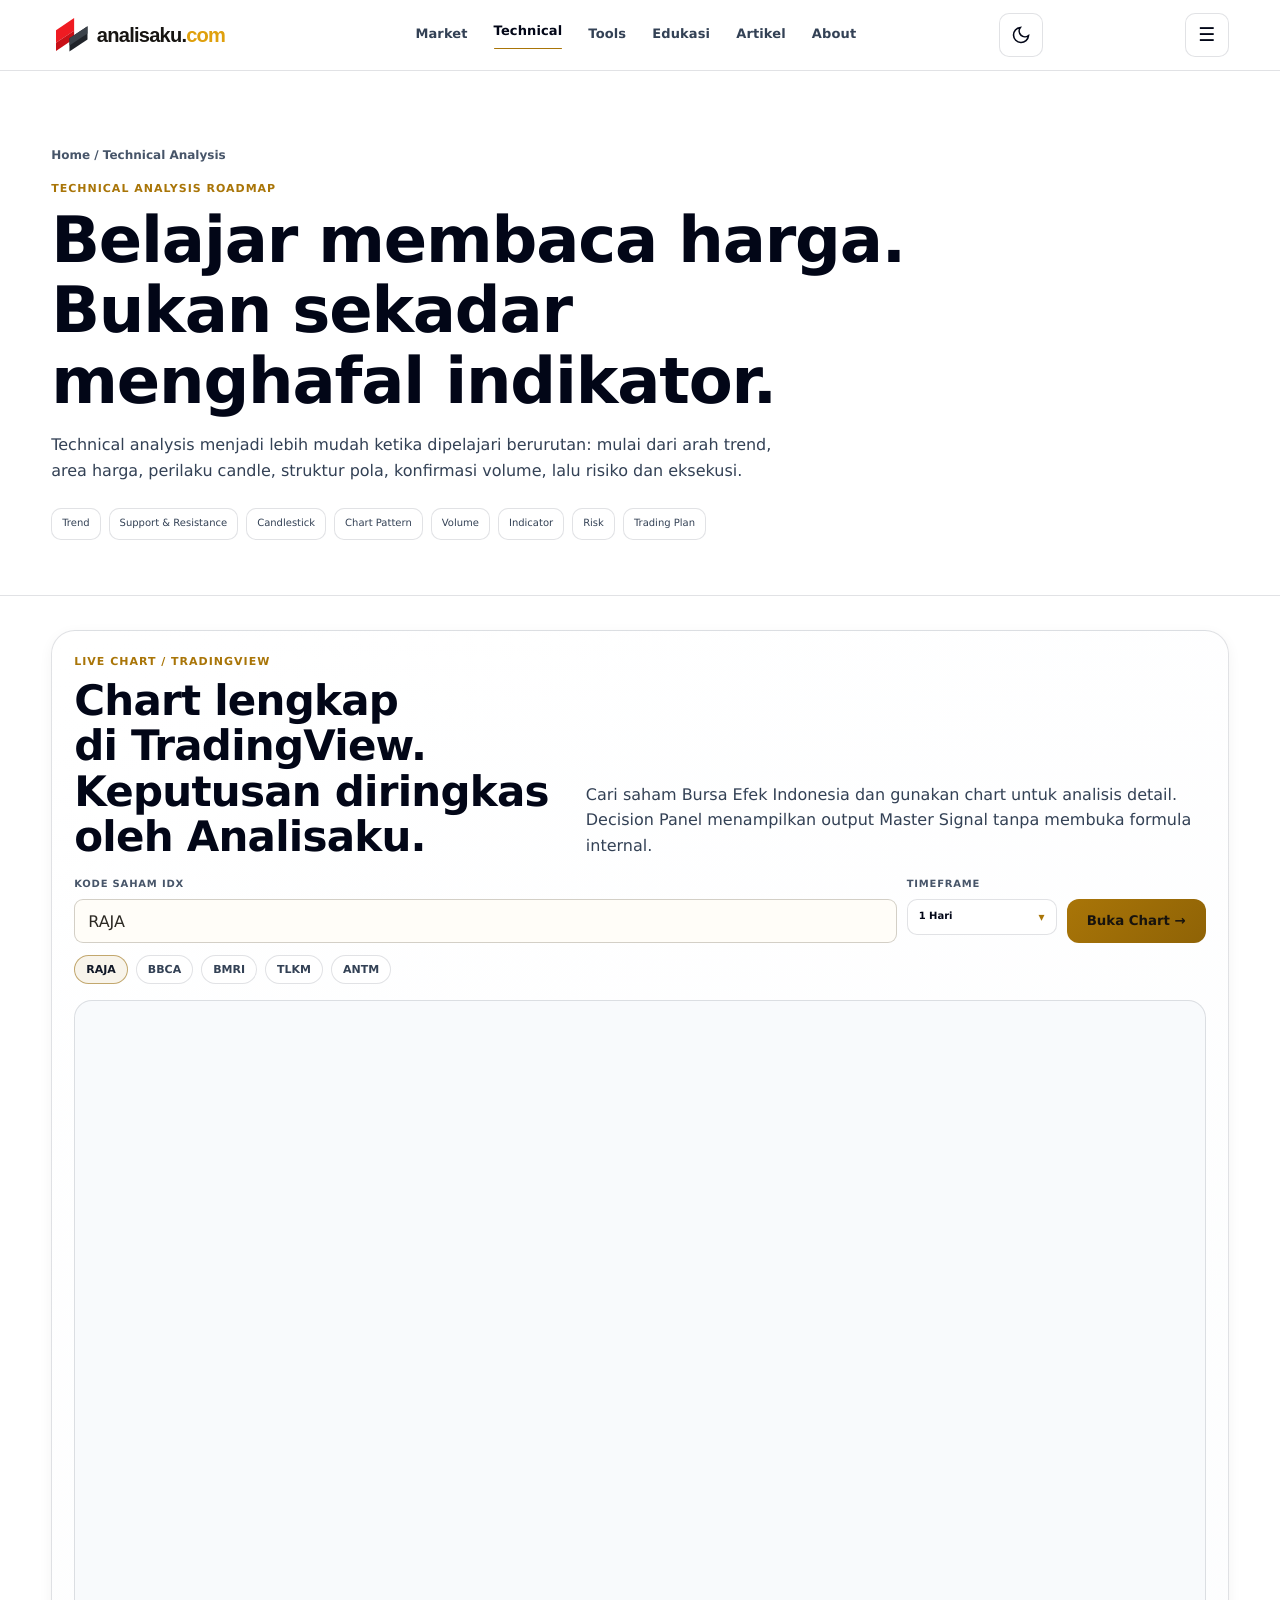
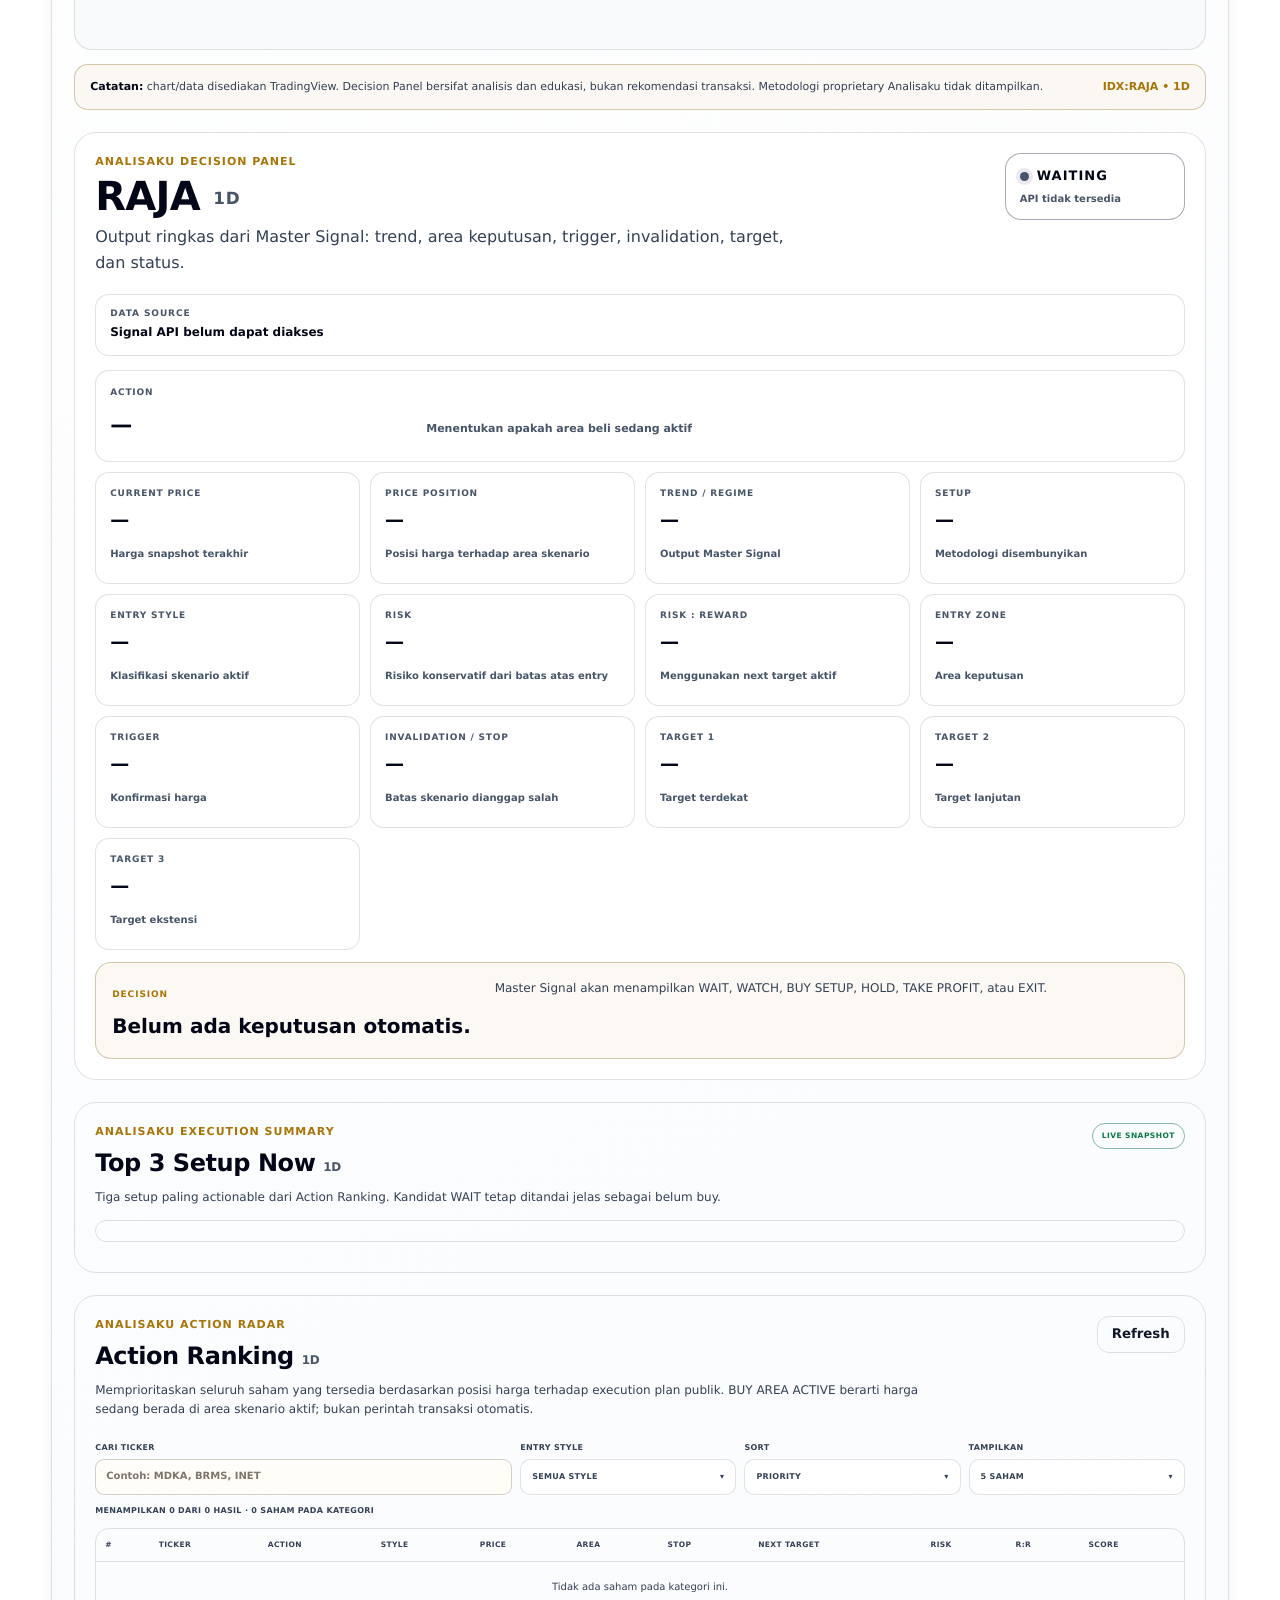
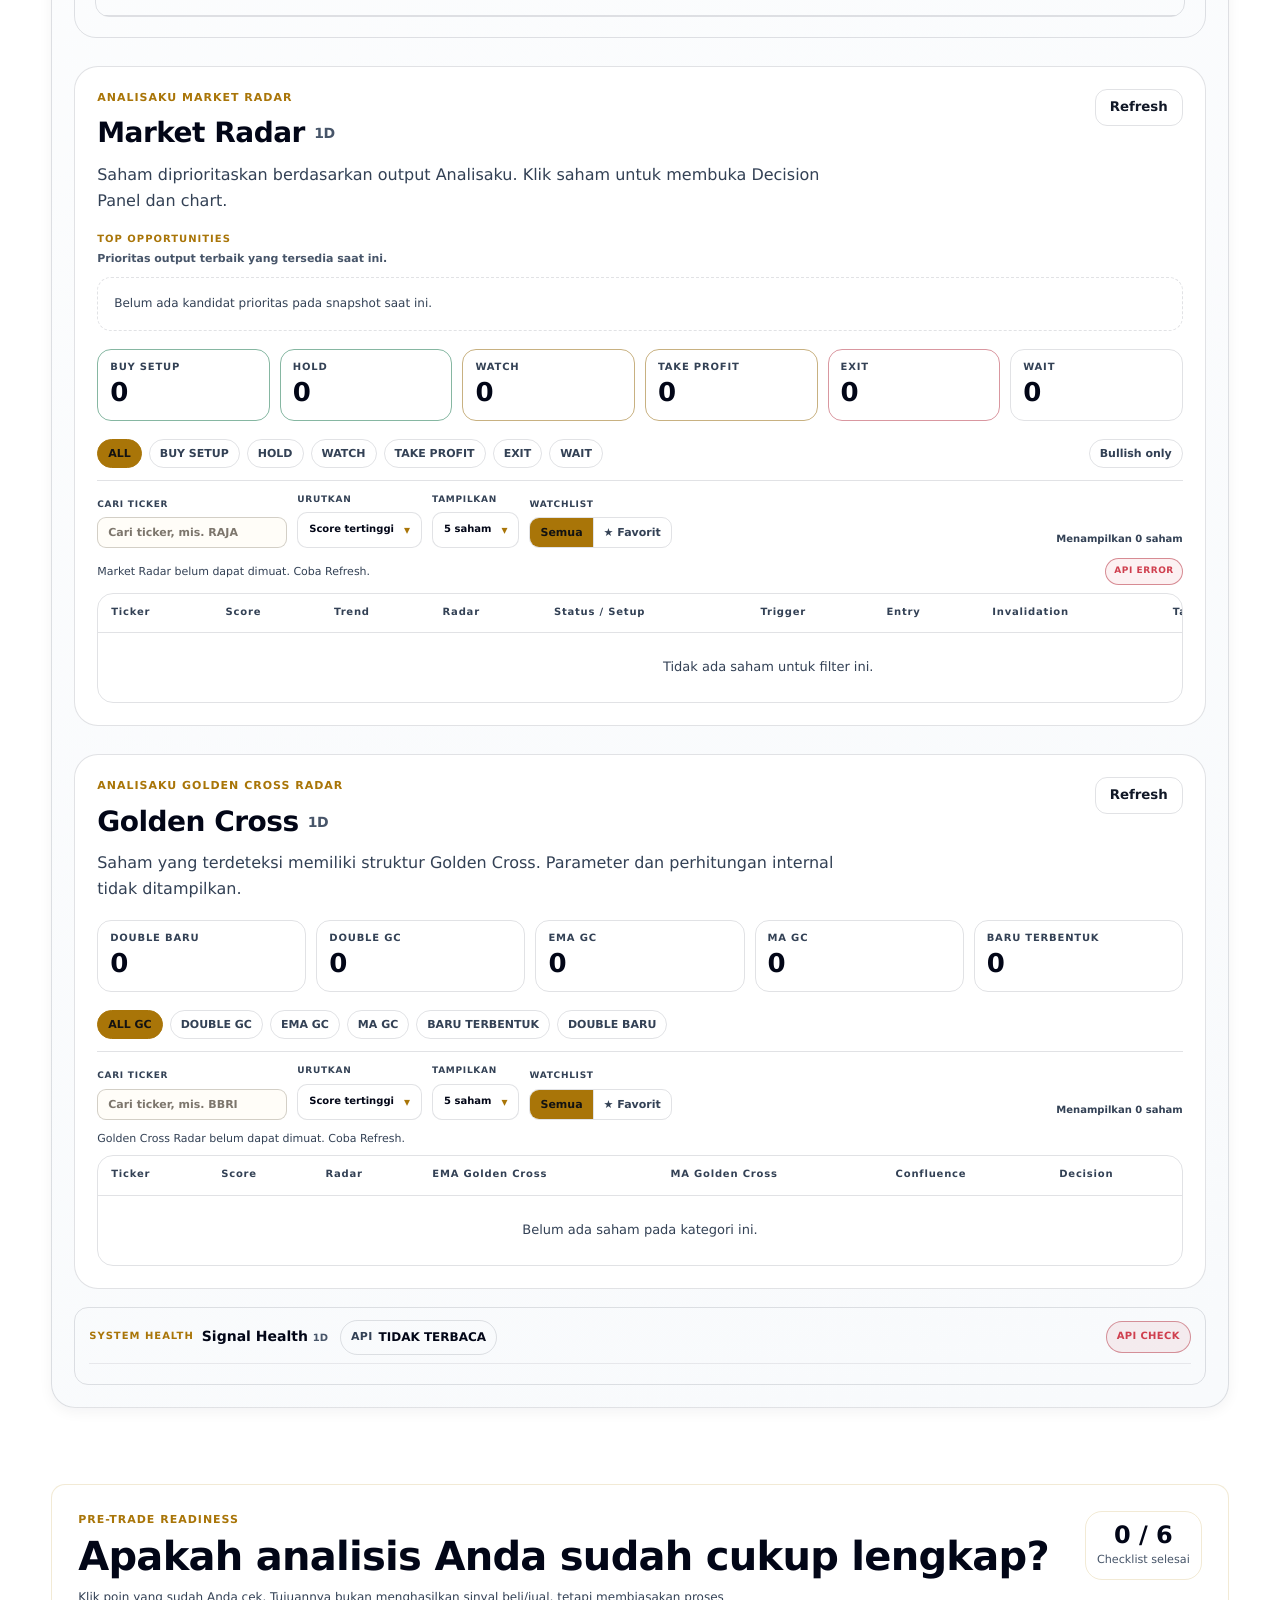
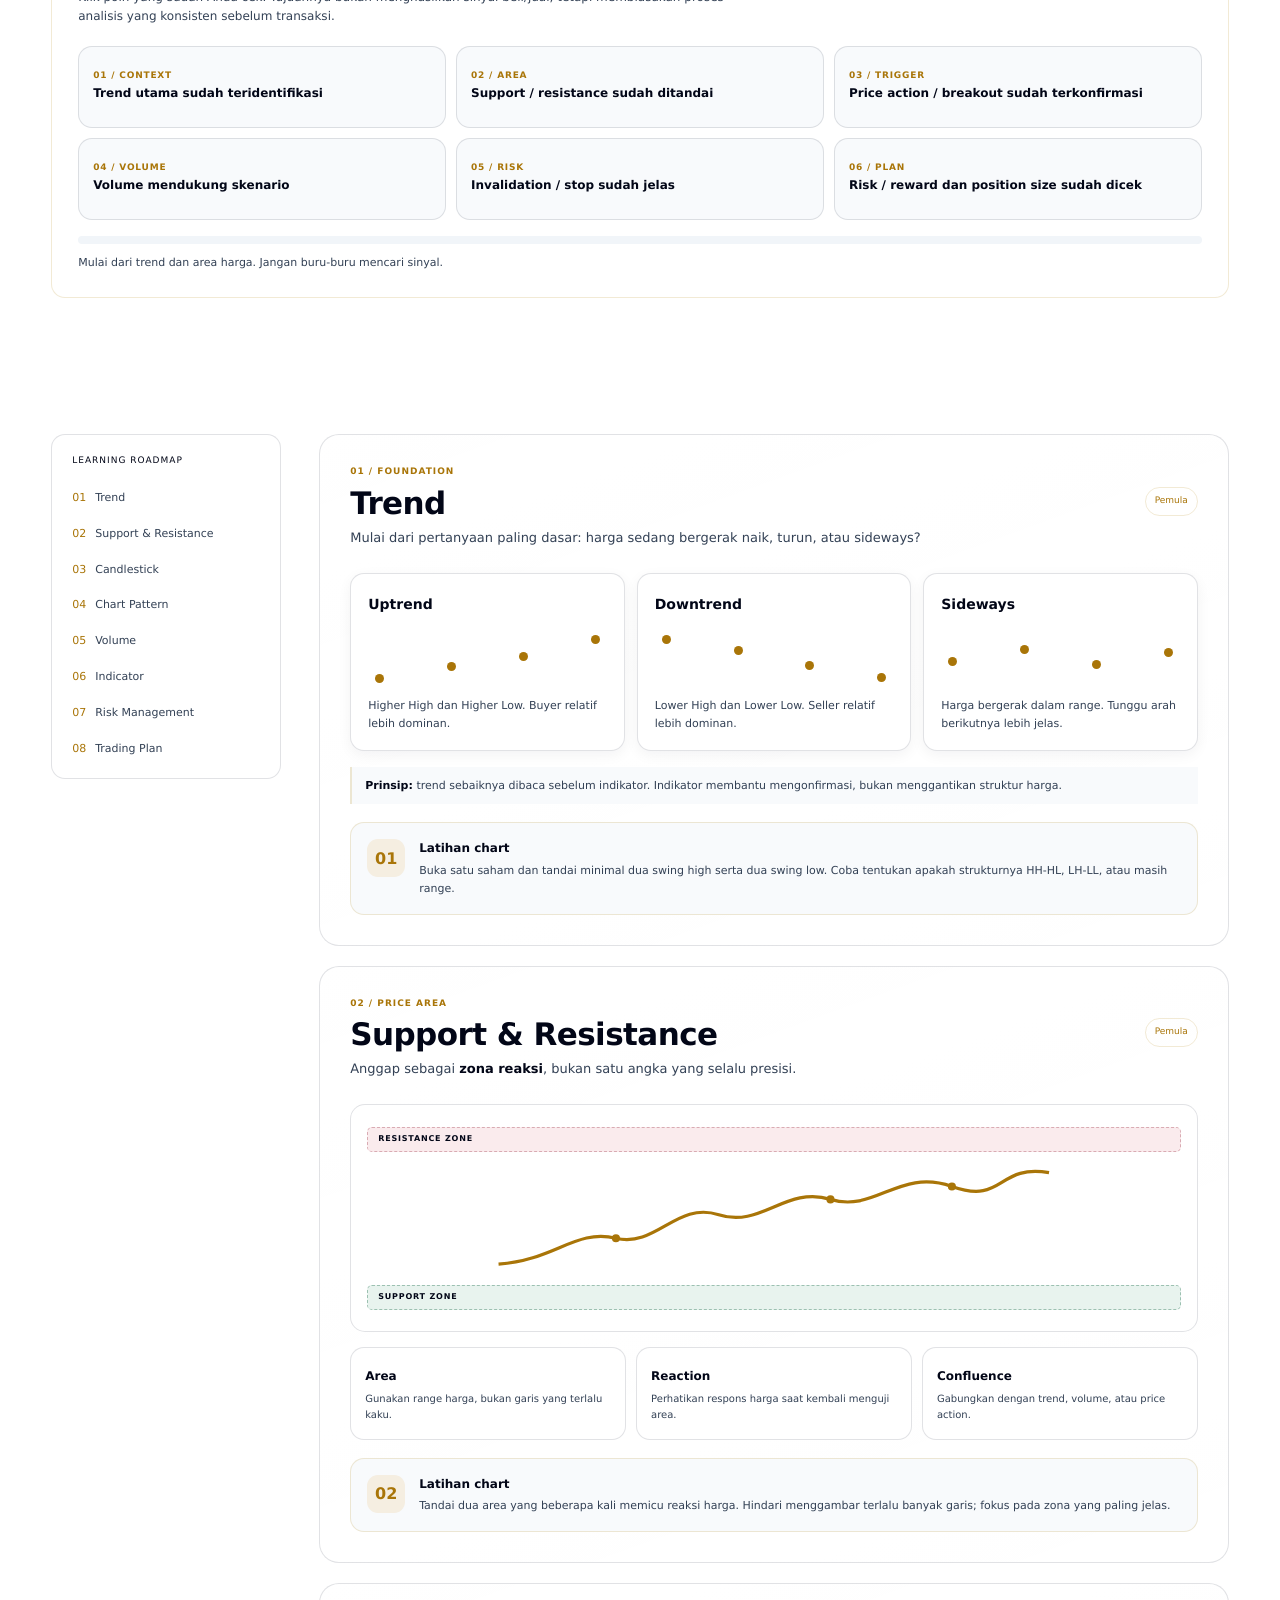
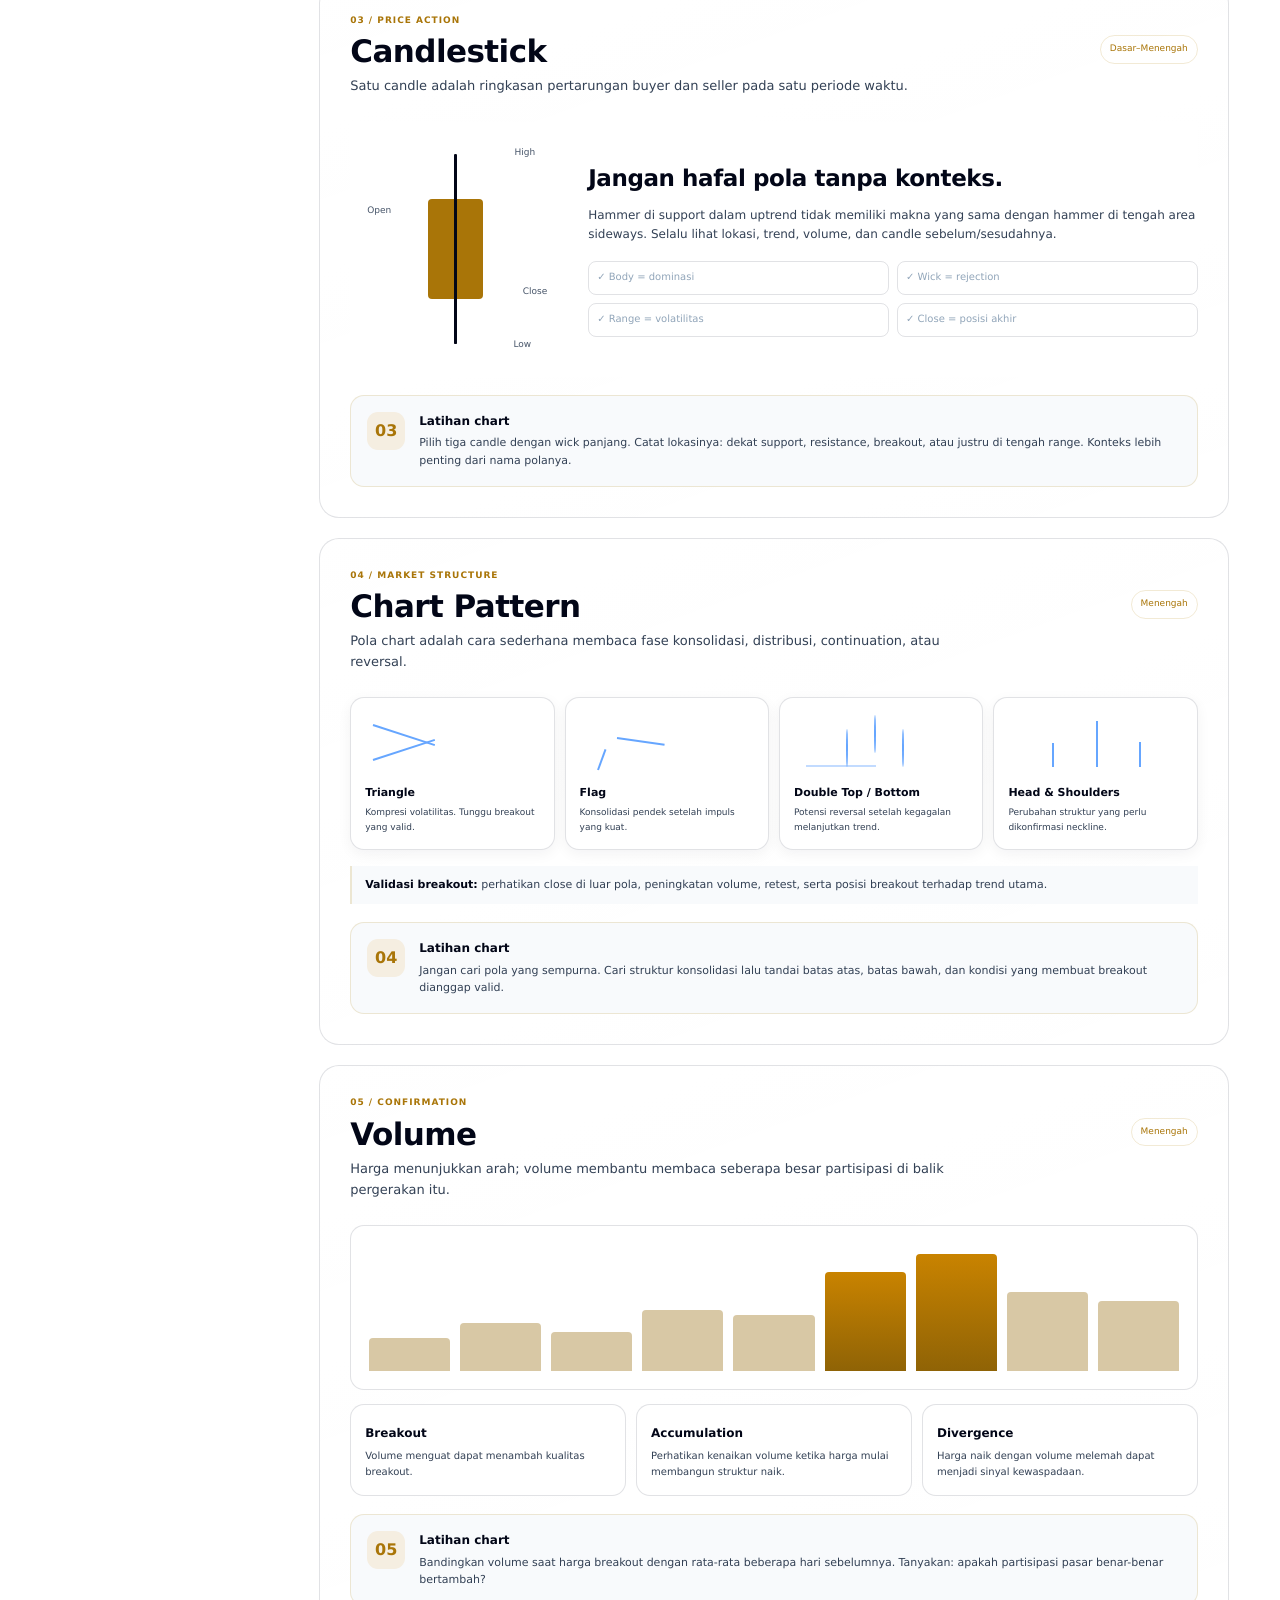
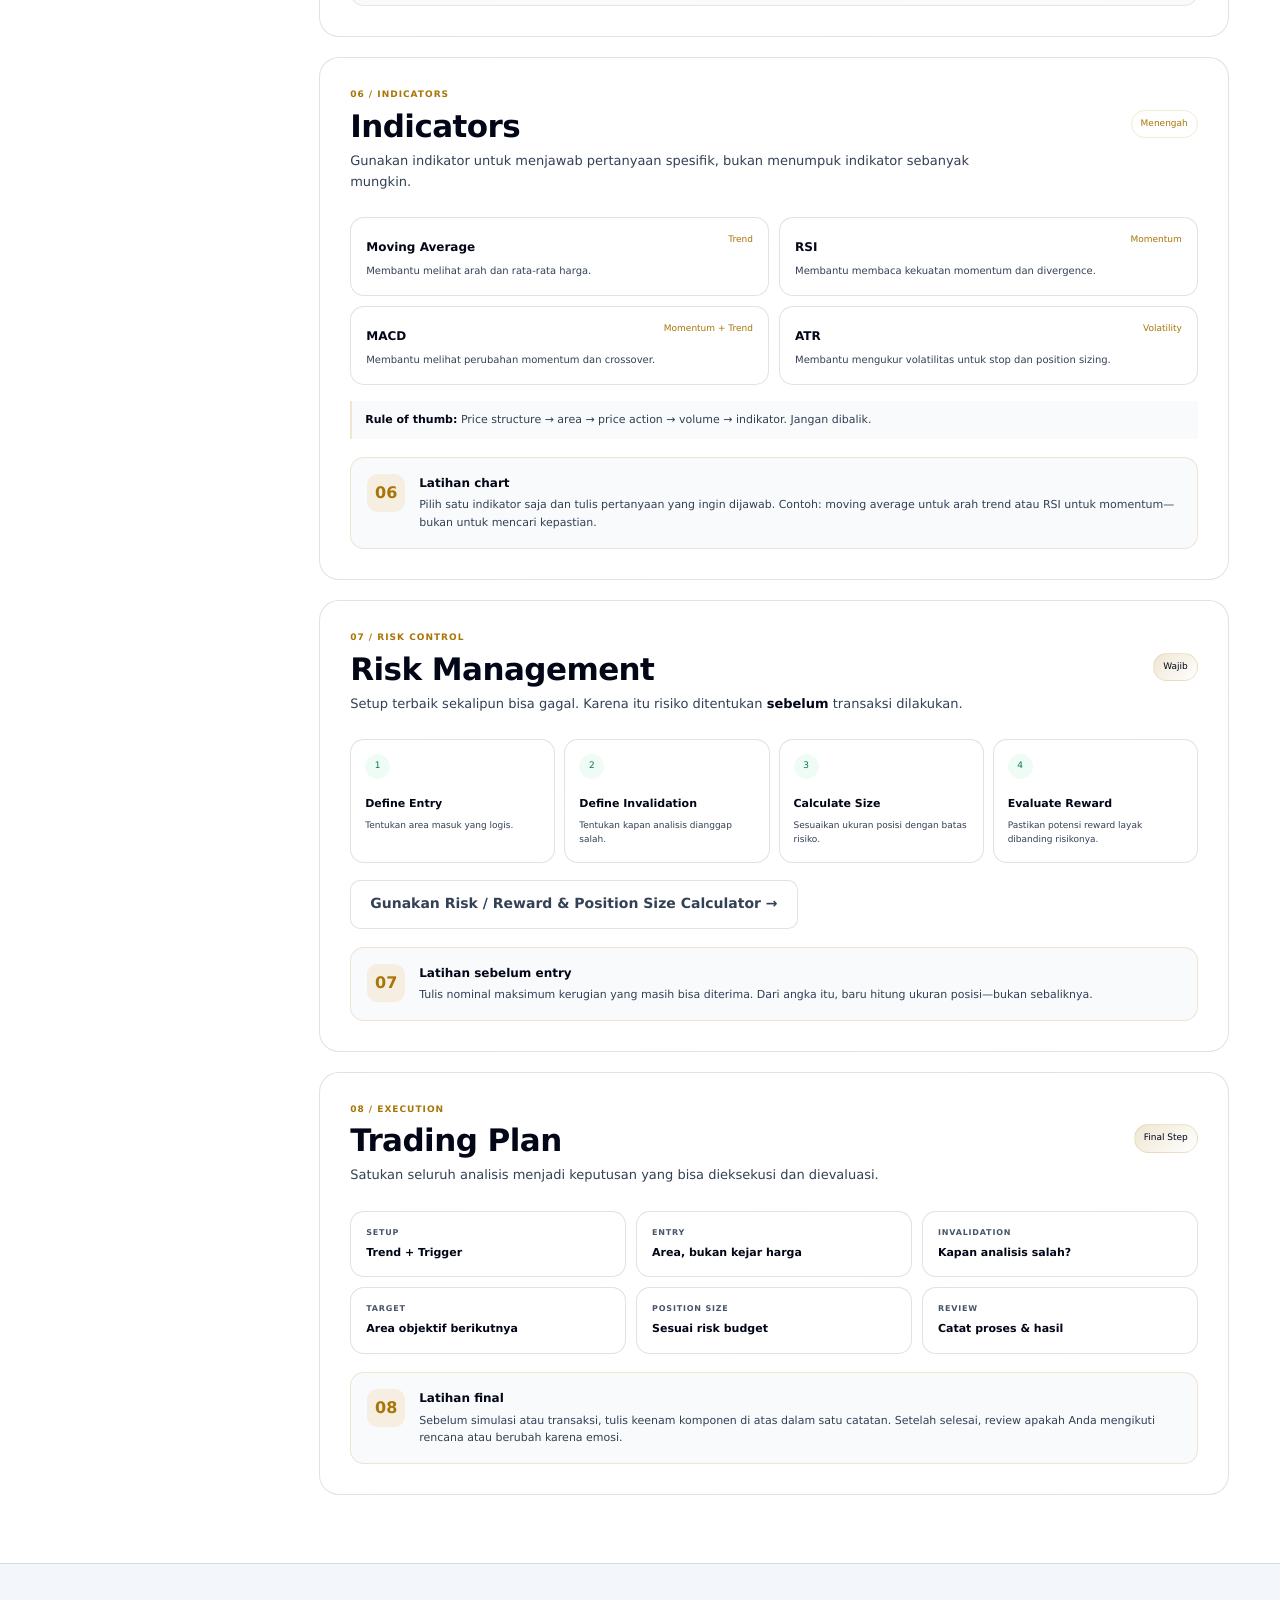
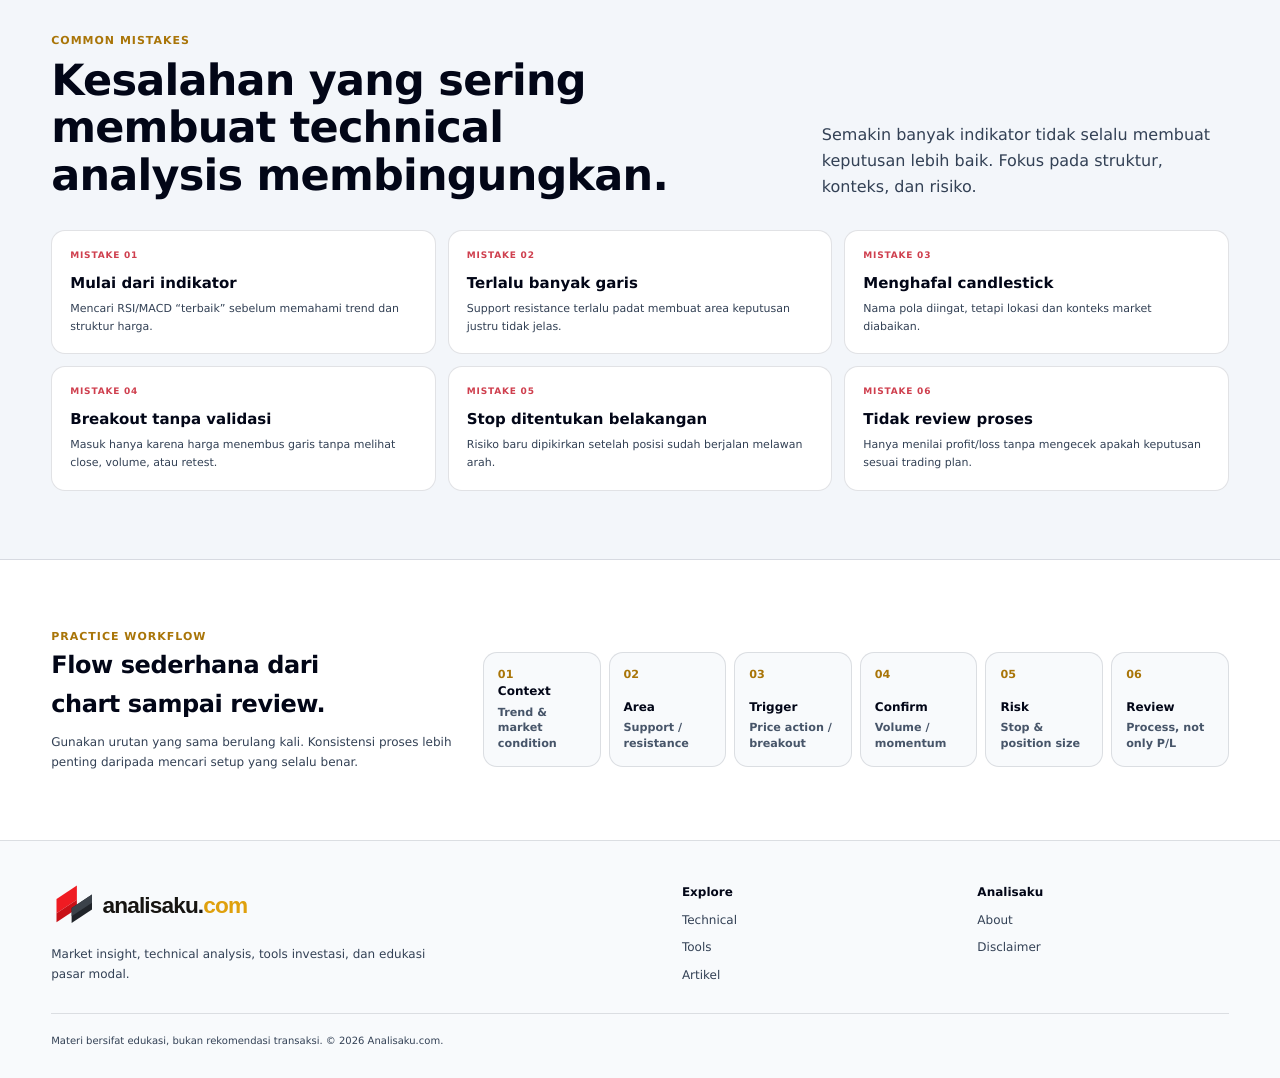
<file: technical.html>
<!DOCTYPE html>
<html lang="id">
<head>
  <meta charset="UTF-8">
  <meta name="viewport" content="width=device-width,initial-scale=1">
  <meta name="description" content="Belajar technical analysis secara bertahap: trend, support resistance, candlestick, chart pattern, volume, indikator, risk management, dan trading plan.">
  <meta name="theme-color" content="#06101d">
  <title>Technical Analysis | Analisaku.com</title>
  <link rel="stylesheet" href="assets/css/style.css">
</head>
<body>
  <header class="site-header">
    <div class="container nav-wrap">
      <a class="brand" href="index.html">analisaku<span>.com</span></a>
      <nav class="main-nav" id="mainNav">
        <a href="index.html#market">Market</a>
        <a class="active" href="technical.html">Technical</a>
        <a href="tools.html">Tools</a>
        <a href="edukasi.html">Edukasi</a>
        <a href="artikel.html">Artikel</a>
        <a href="about.html">About</a>
      </nav>
      <button class="menu-btn" id="menuBtn" aria-label="Buka menu">☰</button>
    </div>
  </header>

  <main>
    <section class="page-hero technical-hero">
      <div class="container">
        <div class="breadcrumb">Home / Technical Analysis</div>
        <div class="kicker">TECHNICAL ANALYSIS ROADMAP</div>
        <h1>Belajar membaca harga.<br>Bukan sekadar menghafal indikator.</h1>
        <p>Technical analysis menjadi lebih mudah ketika dipelajari berurutan: mulai dari arah trend, area harga, perilaku candle, struktur pola, konfirmasi volume, lalu risiko dan eksekusi.</p>
        <div class="roadmap-pills"><a href="#trend">Trend</a><a href="#support">Support & Resistance</a><a href="#candlestick">Candlestick</a><a href="#pattern">Chart Pattern</a><a href="#volume">Volume</a><a href="#indicator">Indicator</a><a href="#risk">Risk</a><a href="#plan">Trading Plan</a></div>
      </div>
    </section>

    <section class="section tech-check-section">
      <div class="container">
        <div class="tech-check-card">
          <div class="tech-check-head">
            <div>
              <div class="kicker">PRE-TRADE READINESS</div>
              <h2>Apakah analisis Anda sudah cukup lengkap?</h2>
              <p>Klik poin yang sudah Anda cek. Tujuannya bukan menghasilkan sinyal beli/jual, tetapi membiasakan proses analisis yang konsisten sebelum transaksi.</p>
            </div>
            <div class="tech-progress-number"><strong id="techProgressCount">0 / 6</strong><span>Checklist selesai</span></div>
          </div>
          <div class="tech-check-grid">
            <button class="tech-check-item" data-tech-check aria-pressed="false"><span>01 / CONTEXT</span><b>Trend utama sudah teridentifikasi</b></button>
            <button class="tech-check-item" data-tech-check aria-pressed="false"><span>02 / AREA</span><b>Support / resistance sudah ditandai</b></button>
            <button class="tech-check-item" data-tech-check aria-pressed="false"><span>03 / TRIGGER</span><b>Price action / breakout sudah terkonfirmasi</b></button>
            <button class="tech-check-item" data-tech-check aria-pressed="false"><span>04 / VOLUME</span><b>Volume mendukung skenario</b></button>
            <button class="tech-check-item" data-tech-check aria-pressed="false"><span>05 / RISK</span><b>Invalidation / stop sudah jelas</b></button>
            <button class="tech-check-item" data-tech-check aria-pressed="false"><span>06 / PLAN</span><b>Risk / reward dan position size sudah dicek</b></button>
          </div>
          <div class="tech-progress-track"><i id="techProgressBar"></i></div>
          <div class="tech-check-message" id="techCheckMessage">Mulai dari trend dan area harga. Jangan buru-buru mencari sinyal.</div>
        </div>
      </div>
    </section>

    <section class="section technical-intro">
      <div class="container technical-layout">
        <aside class="technical-sidebar">
          <div class="sidebar-title">Learning Roadmap</div>
          <a href="#trend"><span>01</span> Trend</a>
          <a href="#support"><span>02</span> Support & Resistance</a>
          <a href="#candlestick"><span>03</span> Candlestick</a>
          <a href="#pattern"><span>04</span> Chart Pattern</a>
          <a href="#volume"><span>05</span> Volume</a>
          <a href="#indicator"><span>06</span> Indicator</a>
          <a href="#risk"><span>07</span> Risk Management</a>
          <a href="#plan"><span>08</span> Trading Plan</a>
        </aside>

        <div class="technical-content">
          <section class="lesson-block" id="trend">
            <div class="lesson-label">01 / FOUNDATION</div>
            <div class="lesson-title-row"><div><h2>Trend</h2><p>Mulai dari pertanyaan paling dasar: harga sedang bergerak naik, turun, atau sideways?</p></div><span class="level-badge">Pemula</span></div>
            <div class="concept-grid three-concepts">
              <div class="concept-card"><b>Uptrend</b><div class="mini-structure up"><i></i><i></i><i></i><i></i></div><p>Higher High dan Higher Low. Buyer relatif lebih dominan.</p></div>
              <div class="concept-card"><b>Downtrend</b><div class="mini-structure down"><i></i><i></i><i></i><i></i></div><p>Lower High dan Lower Low. Seller relatif lebih dominan.</p></div>
              <div class="concept-card"><b>Sideways</b><div class="mini-structure flat"><i></i><i></i><i></i><i></i></div><p>Harga bergerak dalam range. Tunggu arah berikutnya lebih jelas.</p></div>
            </div>
            <div class="lesson-note"><b>Prinsip:</b> trend sebaiknya dibaca sebelum indikator. Indikator membantu mengonfirmasi, bukan menggantikan struktur harga.</div>
            <div class="practice-box"><div class="practice-icon">01</div><div><b>Latihan chart</b><p>Buka satu saham dan tandai minimal dua swing high serta dua swing low. Coba tentukan apakah strukturnya HH-HL, LH-LL, atau masih range.</p></div></div>
          </section>

          <section class="lesson-block" id="support">
            <div class="lesson-label">02 / PRICE AREA</div>
            <div class="lesson-title-row"><div><h2>Support & Resistance</h2><p>Anggap sebagai <b>zona reaksi</b>, bukan satu angka yang selalu presisi.</p></div><span class="level-badge">Pemula</span></div>
            <div class="sr-visual">
              <div class="sr-zone resistance"><span>RESISTANCE ZONE</span></div>
              <svg viewBox="0 0 700 210" aria-label="Ilustrasi support dan resistance"><path d="M10 162 C80 157 105 118 155 130 S230 84 282 101 S365 65 420 82 S505 43 570 66 S625 38 690 49" fill="none" stroke="#f2b51d" stroke-width="4"/><circle cx="155" cy="130" r="5"/><circle cx="420" cy="82" r="5"/><circle cx="570" cy="66" r="5"/></svg>
              <div class="sr-zone support"><span>SUPPORT ZONE</span></div>
            </div>
            <div class="principle-grid"><div><strong>Area</strong><p>Gunakan range harga, bukan garis yang terlalu kaku.</p></div><div><strong>Reaction</strong><p>Perhatikan respons harga saat kembali menguji area.</p></div><div><strong>Confluence</strong><p>Gabungkan dengan trend, volume, atau price action.</p></div></div>
            <div class="practice-box"><div class="practice-icon">02</div><div><b>Latihan chart</b><p>Tandai dua area yang beberapa kali memicu reaksi harga. Hindari menggambar terlalu banyak garis; fokus pada zona yang paling jelas.</p></div></div>
          </section>

          <section class="lesson-block" id="candlestick">
            <div class="lesson-label">03 / PRICE ACTION</div>
            <div class="lesson-title-row"><div><h2>Candlestick</h2><p>Satu candle adalah ringkasan pertarungan buyer dan seller pada satu periode waktu.</p></div><span class="level-badge">Dasar–Menengah</span></div>
            <div class="candle-layout">
              <div class="candle-demo"><div class="wick"></div><div class="body green"></div><div class="wick lower"></div><span class="c-label high">High</span><span class="c-label open">Open</span><span class="c-label close">Close</span><span class="c-label low">Low</span></div>
              <div class="candle-copy"><h3>Jangan hafal pola tanpa konteks.</h3><p>Hammer di support dalam uptrend tidak memiliki makna yang sama dengan hammer di tengah area sideways. Selalu lihat lokasi, trend, volume, dan candle sebelum/sesudahnya.</p><div class="check-list"><span>✓ Body = dominasi</span><span>✓ Wick = rejection</span><span>✓ Range = volatilitas</span><span>✓ Close = posisi akhir</span></div></div>
            </div>
            <div class="practice-box"><div class="practice-icon">03</div><div><b>Latihan chart</b><p>Pilih tiga candle dengan wick panjang. Catat lokasinya: dekat support, resistance, breakout, atau justru di tengah range. Konteks lebih penting dari nama polanya.</p></div></div>
          </section>

          <section class="lesson-block" id="pattern">
            <div class="lesson-label">04 / MARKET STRUCTURE</div>
            <div class="lesson-title-row"><div><h2>Chart Pattern</h2><p>Pola chart adalah cara sederhana membaca fase konsolidasi, distribusi, continuation, atau reversal.</p></div><span class="level-badge">Menengah</span></div>
            <div class="pattern-grid">
              <div class="pattern-card"><div class="pattern-icon triangle"><i></i><i></i></div><b>Triangle</b><p>Kompresi volatilitas. Tunggu breakout yang valid.</p></div>
              <div class="pattern-card"><div class="pattern-icon flag"><i></i><i></i></div><b>Flag</b><p>Konsolidasi pendek setelah impuls yang kuat.</p></div>
              <div class="pattern-card"><div class="pattern-icon double"><i></i><i></i></div><b>Double Top / Bottom</b><p>Potensi reversal setelah kegagalan melanjutkan trend.</p></div>
              <div class="pattern-card"><div class="pattern-icon hs"><i></i><i></i><i></i></div><b>Head & Shoulders</b><p>Perubahan struktur yang perlu dikonfirmasi neckline.</p></div>
            </div>
            <div class="lesson-note"><b>Validasi breakout:</b> perhatikan close di luar pola, peningkatan volume, retest, serta posisi breakout terhadap trend utama.</div>
            <div class="practice-box"><div class="practice-icon">04</div><div><b>Latihan chart</b><p>Jangan cari pola yang sempurna. Cari struktur konsolidasi lalu tandai batas atas, batas bawah, dan kondisi yang membuat breakout dianggap valid.</p></div></div>
          </section>

          <section class="lesson-block" id="volume">
            <div class="lesson-label">05 / CONFIRMATION</div>
            <div class="lesson-title-row"><div><h2>Volume</h2><p>Harga menunjukkan arah; volume membantu membaca seberapa besar partisipasi di balik pergerakan itu.</p></div><span class="level-badge">Menengah</span></div>
            <div class="volume-visual"><div class="vbar" style="height:26%"></div><div class="vbar" style="height:38%"></div><div class="vbar" style="height:31%"></div><div class="vbar" style="height:48%"></div><div class="vbar" style="height:44%"></div><div class="vbar hot" style="height:78%"></div><div class="vbar hot" style="height:92%"></div><div class="vbar" style="height:62%"></div><div class="vbar" style="height:55%"></div></div>
            <div class="principle-grid"><div><strong>Breakout</strong><p>Volume menguat dapat menambah kualitas breakout.</p></div><div><strong>Accumulation</strong><p>Perhatikan kenaikan volume ketika harga mulai membangun struktur naik.</p></div><div><strong>Divergence</strong><p>Harga naik dengan volume melemah dapat menjadi sinyal kewaspadaan.</p></div></div>
            <div class="practice-box"><div class="practice-icon">05</div><div><b>Latihan chart</b><p>Bandingkan volume saat harga breakout dengan rata-rata beberapa hari sebelumnya. Tanyakan: apakah partisipasi pasar benar-benar bertambah?</p></div></div>
          </section>

          <section class="lesson-block" id="indicator">
            <div class="lesson-label">06 / INDICATORS</div>
            <div class="lesson-title-row"><div><h2>Indicators</h2><p>Gunakan indikator untuk menjawab pertanyaan spesifik, bukan menumpuk indikator sebanyak mungkin.</p></div><span class="level-badge">Menengah</span></div>
            <div class="indicator-table"><div><b>Moving Average</b><span>Trend</span><p>Membantu melihat arah dan rata-rata harga.</p></div><div><b>RSI</b><span>Momentum</span><p>Membantu membaca kekuatan momentum dan divergence.</p></div><div><b>MACD</b><span>Momentum + Trend</span><p>Membantu melihat perubahan momentum dan crossover.</p></div><div><b>ATR</b><span>Volatility</span><p>Membantu mengukur volatilitas untuk stop dan position sizing.</p></div></div>
            <div class="lesson-note"><b>Rule of thumb:</b> Price structure → area → price action → volume → indikator. Jangan dibalik.</div>
            <div class="practice-box"><div class="practice-icon">06</div><div><b>Latihan chart</b><p>Pilih satu indikator saja dan tulis pertanyaan yang ingin dijawab. Contoh: moving average untuk arah trend atau RSI untuk momentum—bukan untuk mencari kepastian.</p></div></div>
          </section>

          <section class="lesson-block" id="risk">
            <div class="lesson-label">07 / RISK CONTROL</div>
            <div class="lesson-title-row"><div><h2>Risk Management</h2><p>Setup terbaik sekalipun bisa gagal. Karena itu risiko ditentukan <b>sebelum</b> transaksi dilakukan.</p></div><span class="level-badge important">Wajib</span></div>
            <div class="risk-framework"><div><span>1</span><b>Define Entry</b><p>Tentukan area masuk yang logis.</p></div><div><span>2</span><b>Define Invalidation</b><p>Tentukan kapan analisis dianggap salah.</p></div><div><span>3</span><b>Calculate Size</b><p>Sesuaikan ukuran posisi dengan batas risiko.</p></div><div><span>4</span><b>Evaluate Reward</b><p>Pastikan potensi reward layak dibanding risikonya.</p></div></div>
            <a class="btn ghost lesson-cta" href="tools.html#riskreward">Gunakan Risk / Reward & Position Size Calculator →</a>
            <div class="practice-box"><div class="practice-icon">07</div><div><b>Latihan sebelum entry</b><p>Tulis nominal maksimum kerugian yang masih bisa diterima. Dari angka itu, baru hitung ukuran posisi—bukan sebaliknya.</p></div></div>
          </section>

          <section class="lesson-block" id="plan">
            <div class="lesson-label">08 / EXECUTION</div>
            <div class="lesson-title-row"><div><h2>Trading Plan</h2><p>Satukan seluruh analisis menjadi keputusan yang bisa dieksekusi dan dievaluasi.</p></div><span class="level-badge important">Final Step</span></div>
            <div class="plan-template"><div><small>SETUP</small><strong>Trend + Trigger</strong></div><div><small>ENTRY</small><strong>Area, bukan kejar harga</strong></div><div><small>INVALIDATION</small><strong>Kapan analisis salah?</strong></div><div><small>TARGET</small><strong>Area objektif berikutnya</strong></div><div><small>POSITION SIZE</small><strong>Sesuai risk budget</strong></div><div><small>REVIEW</small><strong>Catat proses & hasil</strong></div></div>
            <div class="practice-box"><div class="practice-icon">08</div><div><b>Latihan final</b><p>Sebelum simulasi atau transaksi, tulis keenam komponen di atas dalam satu catatan. Setelah selesai, review apakah Anda mengikuti rencana atau berubah karena emosi.</p></div></div>
          </section>
        </div>
      </div>
    </section>

    <section class="section alt">
      <div class="container">
        <div class="section-head"><div><div class="kicker">COMMON MISTAKES</div><h2>Kesalahan yang sering membuat technical analysis membingungkan.</h2></div><p>Semakin banyak indikator tidak selalu membuat keputusan lebih baik. Fokus pada struktur, konteks, dan risiko.</p></div>
        <div class="common-mistakes">
          <div class="mistake-card"><span>MISTAKE 01</span><b>Mulai dari indikator</b><p>Mencari RSI/MACD “terbaik” sebelum memahami trend dan struktur harga.</p></div>
          <div class="mistake-card"><span>MISTAKE 02</span><b>Terlalu banyak garis</b><p>Support resistance terlalu padat membuat area keputusan justru tidak jelas.</p></div>
          <div class="mistake-card"><span>MISTAKE 03</span><b>Menghafal candlestick</b><p>Nama pola diingat, tetapi lokasi dan konteks market diabaikan.</p></div>
          <div class="mistake-card"><span>MISTAKE 04</span><b>Breakout tanpa validasi</b><p>Masuk hanya karena harga menembus garis tanpa melihat close, volume, atau retest.</p></div>
          <div class="mistake-card"><span>MISTAKE 05</span><b>Stop ditentukan belakangan</b><p>Risiko baru dipikirkan setelah posisi sudah berjalan melawan arah.</p></div>
          <div class="mistake-card"><span>MISTAKE 06</span><b>Tidak review proses</b><p>Hanya menilai profit/loss tanpa mengecek apakah keputusan sesuai trading plan.</p></div>
        </div>
      </div>
    </section>

    <section class="section">
      <div class="container technical-summary">
        <div><div class="kicker">PRACTICE WORKFLOW</div><h2>Flow sederhana dari chart sampai review.</h2><p>Gunakan urutan yang sama berulang kali. Konsistensi proses lebih penting daripada mencari setup yang selalu benar.</p></div>
        <div class="practice-workflow">
          <div class="practice-step"><span>01</span><b>Context</b><small>Trend & market condition</small></div>
          <div class="practice-step"><span>02</span><b>Area</b><small>Support / resistance</small></div>
          <div class="practice-step"><span>03</span><b>Trigger</b><small>Price action / breakout</small></div>
          <div class="practice-step"><span>04</span><b>Confirm</b><small>Volume / momentum</small></div>
          <div class="practice-step"><span>05</span><b>Risk</b><small>Stop & position size</small></div>
          <div class="practice-step"><span>06</span><b>Review</b><small>Process, not only P/L</small></div>
        </div>
      </div>
    </section>
  </main>

  <footer>
    <div class="container footer-grid">
      <div><div class="brand">analisaku<span>.com</span></div><p>Market insight, technical analysis, tools investasi, dan edukasi pasar modal.</p></div>
      <div><b>Explore</b><a href="technical.html">Technical</a><a href="tools.html">Tools</a><a href="artikel.html">Artikel</a></div>
      <div><b>Analisaku</b><a href="about.html">About</a><a href="about.html#disclaimer">Disclaimer</a></div>
    </div>
    <div class="container footer-note">Materi bersifat edukasi, bukan rekomendasi transaksi. © <span id="year"></span> Analisaku.com.</div>
  </footer>
  <script src="assets/js/main.js?v=20260819-1044"></script>
</body>
</html>
</file>
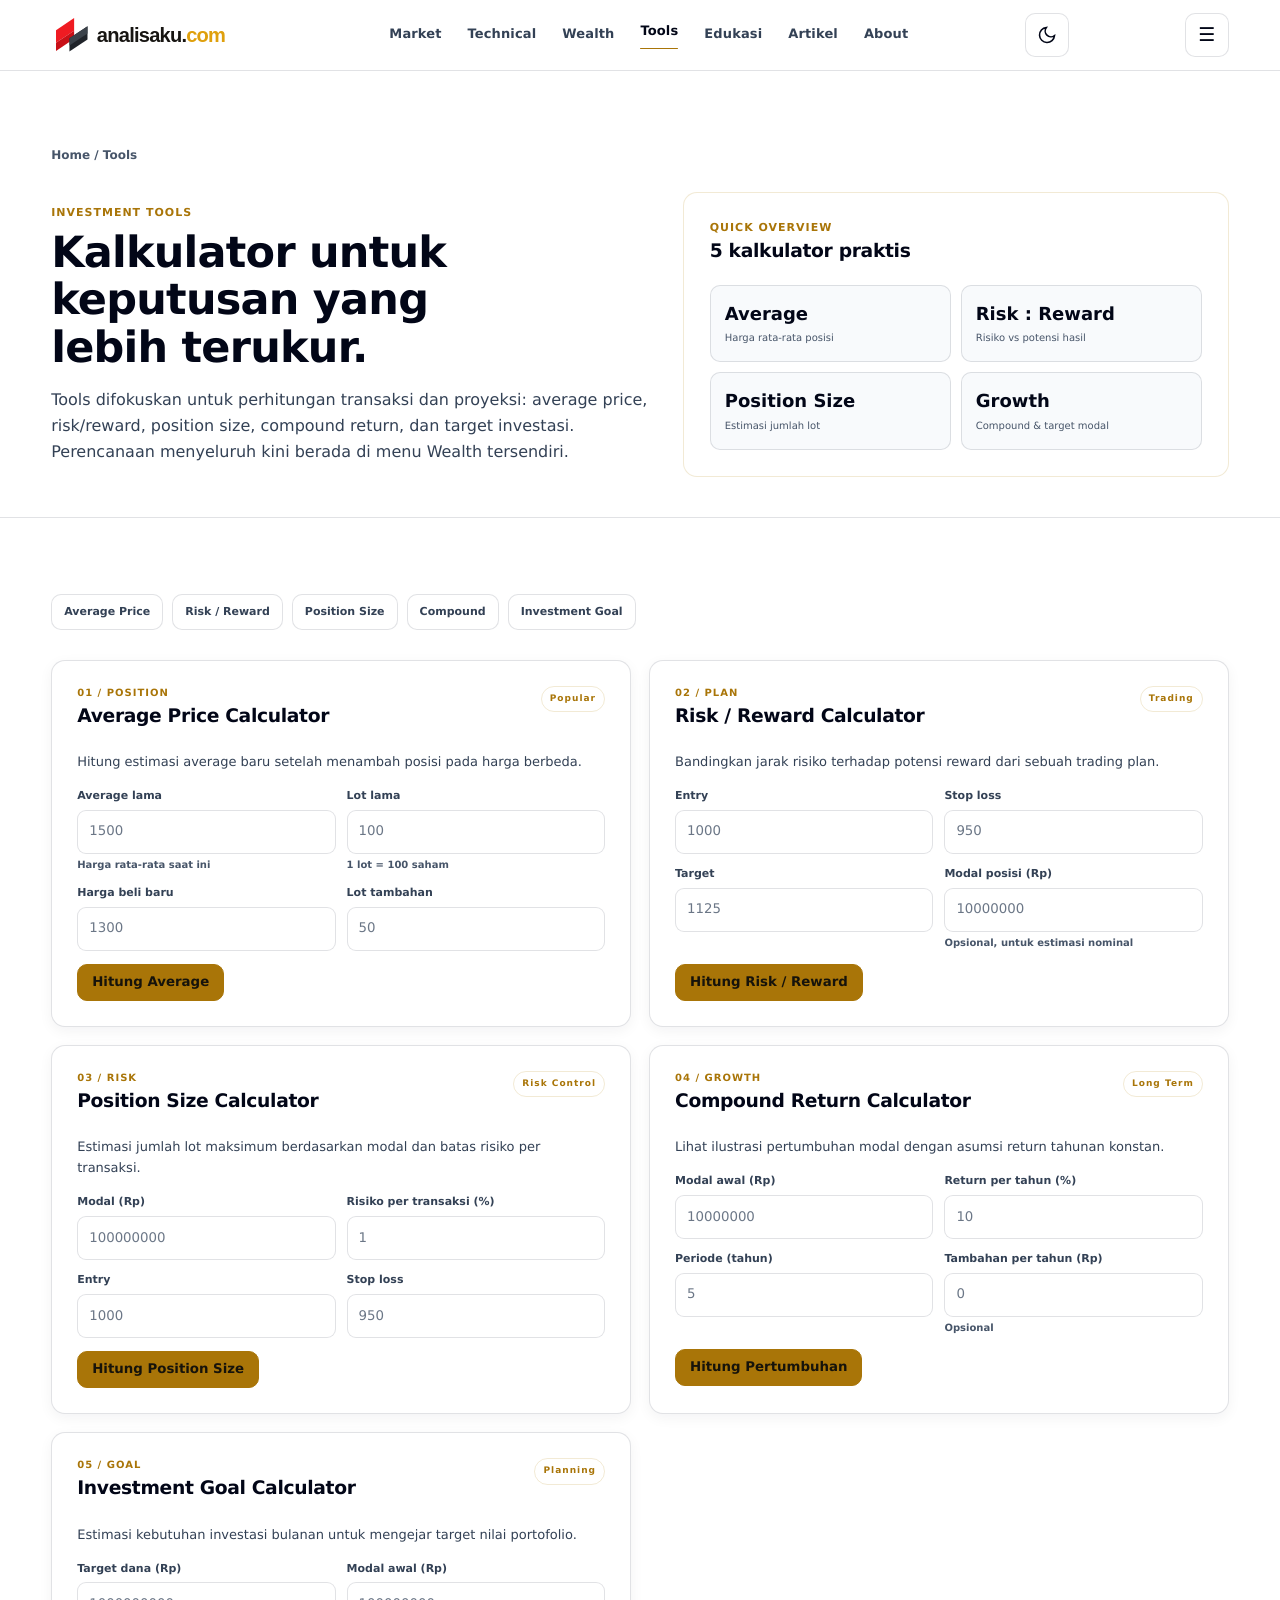
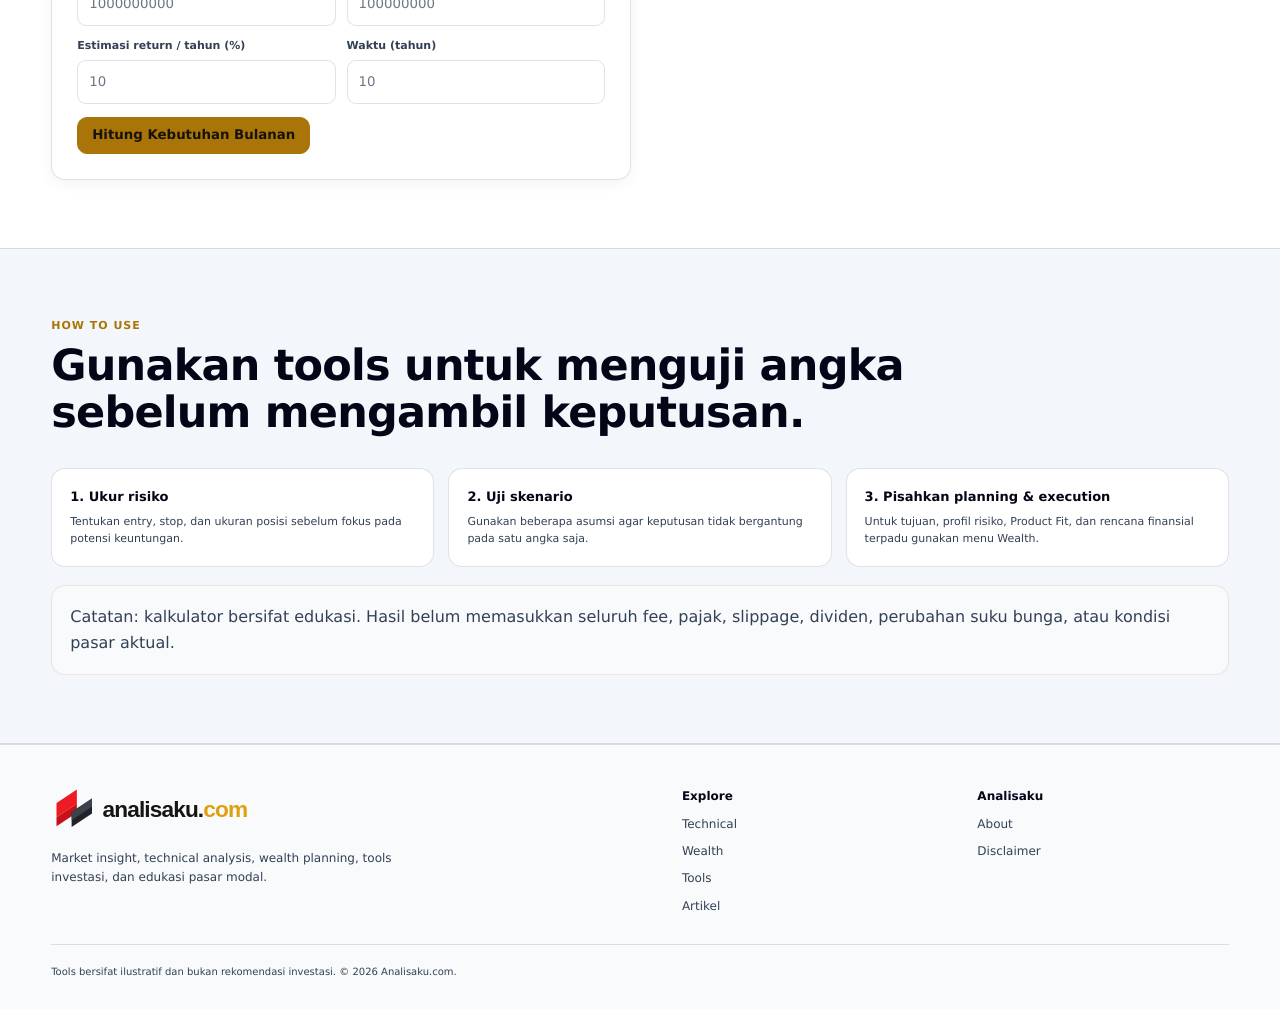
<file: tools.html>
<!DOCTYPE html>
<html lang="id">
<head>
  <meta charset="UTF-8">
  <meta name="viewport" content="width=device-width,initial-scale=1">
  <meta name="description" content="Tools investasi Analisaku: average price, risk reward, position sizing, compound return, dan investment goal calculator.">
  <title>Investment Tools | Analisaku.com</title>
  <link rel="stylesheet" href="assets/css/style.css">
  <link rel="stylesheet" href="assets/css/upgrade.css">
</head>
<body>
<header class="site-header">
  <div class="container nav-wrap">
    <a class="brand" href="index.html">analisaku<span>.com</span></a>
    <nav class="main-nav" id="mainNav">
      <a href="index.html#weekly">Market</a><a href="technical.html">Technical</a><a href="wealth.html">Wealth</a><a class="active" href="tools.html">Tools</a><a href="edukasi.html">Edukasi</a><a href="artikel.html">Artikel</a><a href="about.html">About</a>
    </nav>
    <button class="menu-btn" id="menuBtn" aria-label="Buka menu">☰</button>
  </div>
</header>
<main>
  <section class="page-hero">
    <div class="container">
      <div class="breadcrumb">Home / Tools</div>
      <div class="tool-hero-panel">
        <div>
          <div class="kicker">INVESTMENT TOOLS</div>
          <h1>Kalkulator untuk keputusan yang lebih terukur.</h1>
          <p>Tools difokuskan untuk perhitungan transaksi dan proyeksi: average price, risk/reward, position size, compound return, dan target investasi. Perencanaan menyeluruh kini berada di menu Wealth tersendiri.</p>
        </div>
        <div class="tool-summary">
          <div class="kicker">QUICK OVERVIEW</div>
          <h3>5 kalkulator praktis</h3>
          <div class="tool-summary-grid">
            <div><strong>Average</strong><span>Harga rata-rata posisi</span></div>
            <div><strong>Risk : Reward</strong><span>Risiko vs potensi hasil</span></div>
            <div><strong>Position Size</strong><span>Estimasi jumlah lot</span></div>
            <div><strong>Growth</strong><span>Compound & target modal</span></div>
          </div>
        </div>
      </div>
    </div>
  </section>

  <section class="section">
    <div class="container">
      <div class="tool-nav">
        <a href="#average">Average Price</a><a href="#riskreward">Risk / Reward</a><a href="#position">Position Size</a><a href="#compound">Compound</a><a href="#goal">Investment Goal</a>
      </div>
      <div class="tools-grid">
        <article class="tool-card pro" id="average">
          <div class="tool-head"><div><div class="tag">01 / POSITION</div><h3>Average Price Calculator</h3></div><span class="tool-badge">Popular</span></div>
          <p>Hitung estimasi average baru setelah menambah posisi pada harga berbeda.</p>
          <div class="form-grid">
            <div class="field"><label>Average lama</label><input type="number" id="avgOldPrice" placeholder="1500"><small class="helper">Harga rata-rata saat ini</small></div>
            <div class="field"><label>Lot lama</label><input type="number" id="avgOldLot" placeholder="100"><small class="helper">1 lot = 100 saham</small></div>
            <div class="field"><label>Harga beli baru</label><input type="number" id="avgNewPrice" placeholder="1300"></div>
            <div class="field"><label>Lot tambahan</label><input type="number" id="avgNewLot" placeholder="50"></div>
          </div>
          <button class="calc" onclick="calcAverage()">Hitung Average</button>
          <div class="result rich" id="avgResult"></div>
        </article>

        <article class="tool-card pro" id="riskreward">
          <div class="tool-head"><div><div class="tag">02 / PLAN</div><h3>Risk / Reward Calculator</h3></div><span class="tool-badge">Trading</span></div>
          <p>Bandingkan jarak risiko terhadap potensi reward dari sebuah trading plan.</p>
          <div class="form-grid">
            <div class="field"><label>Entry</label><input type="number" id="rrEntry" placeholder="1000"></div>
            <div class="field"><label>Stop loss</label><input type="number" id="rrStop" placeholder="950"></div>
            <div class="field"><label>Target</label><input type="number" id="rrTarget" placeholder="1125"></div>
            <div class="field"><label>Modal posisi (Rp)</label><input type="number" id="rrCapital" placeholder="10000000"><small class="helper">Opsional, untuk estimasi nominal</small></div>
          </div>
          <button class="calc" onclick="calcRR()">Hitung Risk / Reward</button>
          <div class="result rich" id="rrResult"></div>
        </article>

        <article class="tool-card pro" id="position">
          <div class="tool-head"><div><div class="tag">03 / RISK</div><h3>Position Size Calculator</h3></div><span class="tool-badge">Risk Control</span></div>
          <p>Estimasi jumlah lot maksimum berdasarkan modal dan batas risiko per transaksi.</p>
          <div class="form-grid">
            <div class="field"><label>Modal (Rp)</label><input type="number" id="psCapital" placeholder="100000000"></div>
            <div class="field"><label>Risiko per transaksi (%)</label><input type="number" step="0.1" id="psRisk" placeholder="1"></div>
            <div class="field"><label>Entry</label><input type="number" id="psEntry" placeholder="1000"></div>
            <div class="field"><label>Stop loss</label><input type="number" id="psStop" placeholder="950"></div>
          </div>
          <button class="calc" onclick="calcPosition()">Hitung Position Size</button>
          <div class="result rich" id="psResult"></div>
        </article>

        <article class="tool-card pro" id="compound">
          <div class="tool-head"><div><div class="tag">04 / GROWTH</div><h3>Compound Return Calculator</h3></div><span class="tool-badge">Long Term</span></div>
          <p>Lihat ilustrasi pertumbuhan modal dengan asumsi return tahunan konstan.</p>
          <div class="form-grid">
            <div class="field"><label>Modal awal (Rp)</label><input type="number" id="cpInitial" placeholder="10000000"></div>
            <div class="field"><label>Return per tahun (%)</label><input type="number" step="0.1" id="cpRate" placeholder="10"></div>
            <div class="field"><label>Periode (tahun)</label><input type="number" id="cpYears" placeholder="5"></div>
            <div class="field"><label>Tambahan per tahun (Rp)</label><input type="number" id="cpAnnual" placeholder="0"><small class="helper">Opsional</small></div>
          </div>
          <button class="calc" onclick="calcCompound()">Hitung Pertumbuhan</button>
          <div class="result rich" id="cpResult"></div>
        </article>

        <article class="tool-card pro" id="goal">
          <div class="tool-head"><div><div class="tag">05 / GOAL</div><h3>Investment Goal Calculator</h3></div><span class="tool-badge">Planning</span></div>
          <p>Estimasi kebutuhan investasi bulanan untuk mengejar target nilai portofolio.</p>
          <div class="form-grid">
            <div class="field"><label>Target dana (Rp)</label><input type="number" id="goalTarget" placeholder="1000000000"></div>
            <div class="field"><label>Modal awal (Rp)</label><input type="number" id="goalInitial" placeholder="100000000"></div>
            <div class="field"><label>Estimasi return / tahun (%)</label><input type="number" step="0.1" id="goalRate" placeholder="10"></div>
            <div class="field"><label>Waktu (tahun)</label><input type="number" id="goalYears" placeholder="10"></div>
          </div>
          <button class="calc" onclick="calcGoal()">Hitung Kebutuhan Bulanan</button>
          <div class="result rich" id="goalResult"></div>
        </article>
      </div>
    </div>
  </section>

  <section class="section alt">
    <div class="container">
      <div class="section-head"><div><div class="kicker">HOW TO USE</div><h2>Gunakan tools untuk menguji angka sebelum mengambil keputusan.</h2></div></div>
      <div class="tools-note-grid">
        <div class="mini-note"><b>1. Ukur risiko</b><p>Tentukan entry, stop, dan ukuran posisi sebelum fokus pada potensi keuntungan.</p></div>
        <div class="mini-note"><b>2. Uji skenario</b><p>Gunakan beberapa asumsi agar keputusan tidak bergantung pada satu angka saja.</p></div>
        <div class="mini-note"><b>3. Pisahkan planning & execution</b><p>Untuk tujuan, profil risiko, Product Fit, dan rencana finansial terpadu gunakan menu Wealth.</p></div>
      </div>
      <div class="notice" style="margin-top:18px">Catatan: kalkulator bersifat edukasi. Hasil belum memasukkan seluruh fee, pajak, slippage, dividen, perubahan suku bunga, atau kondisi pasar aktual.</div>
    </div>
  </section>
</main>
<footer>
  <div class="container footer-grid">
    <div><div class="brand">analisaku<span>.com</span></div><p>Market insight, technical analysis, wealth planning, tools investasi, dan edukasi pasar modal.</p></div>
    <div><b>Explore</b><a href="technical.html">Technical</a><a href="wealth.html">Wealth</a><a href="tools.html">Tools</a><a href="artikel.html">Artikel</a></div>
    <div><b>Analisaku</b><a href="about.html">About</a><a href="about.html#disclaimer">Disclaimer</a></div>
  </div>
  <div class="container footer-note">Tools bersifat ilustratif dan bukan rekomendasi investasi. © <span id="year"></span> Analisaku.com.</div>
</footer>
<script src="assets/js/main.js"></script>
</body>
</html>
</file>
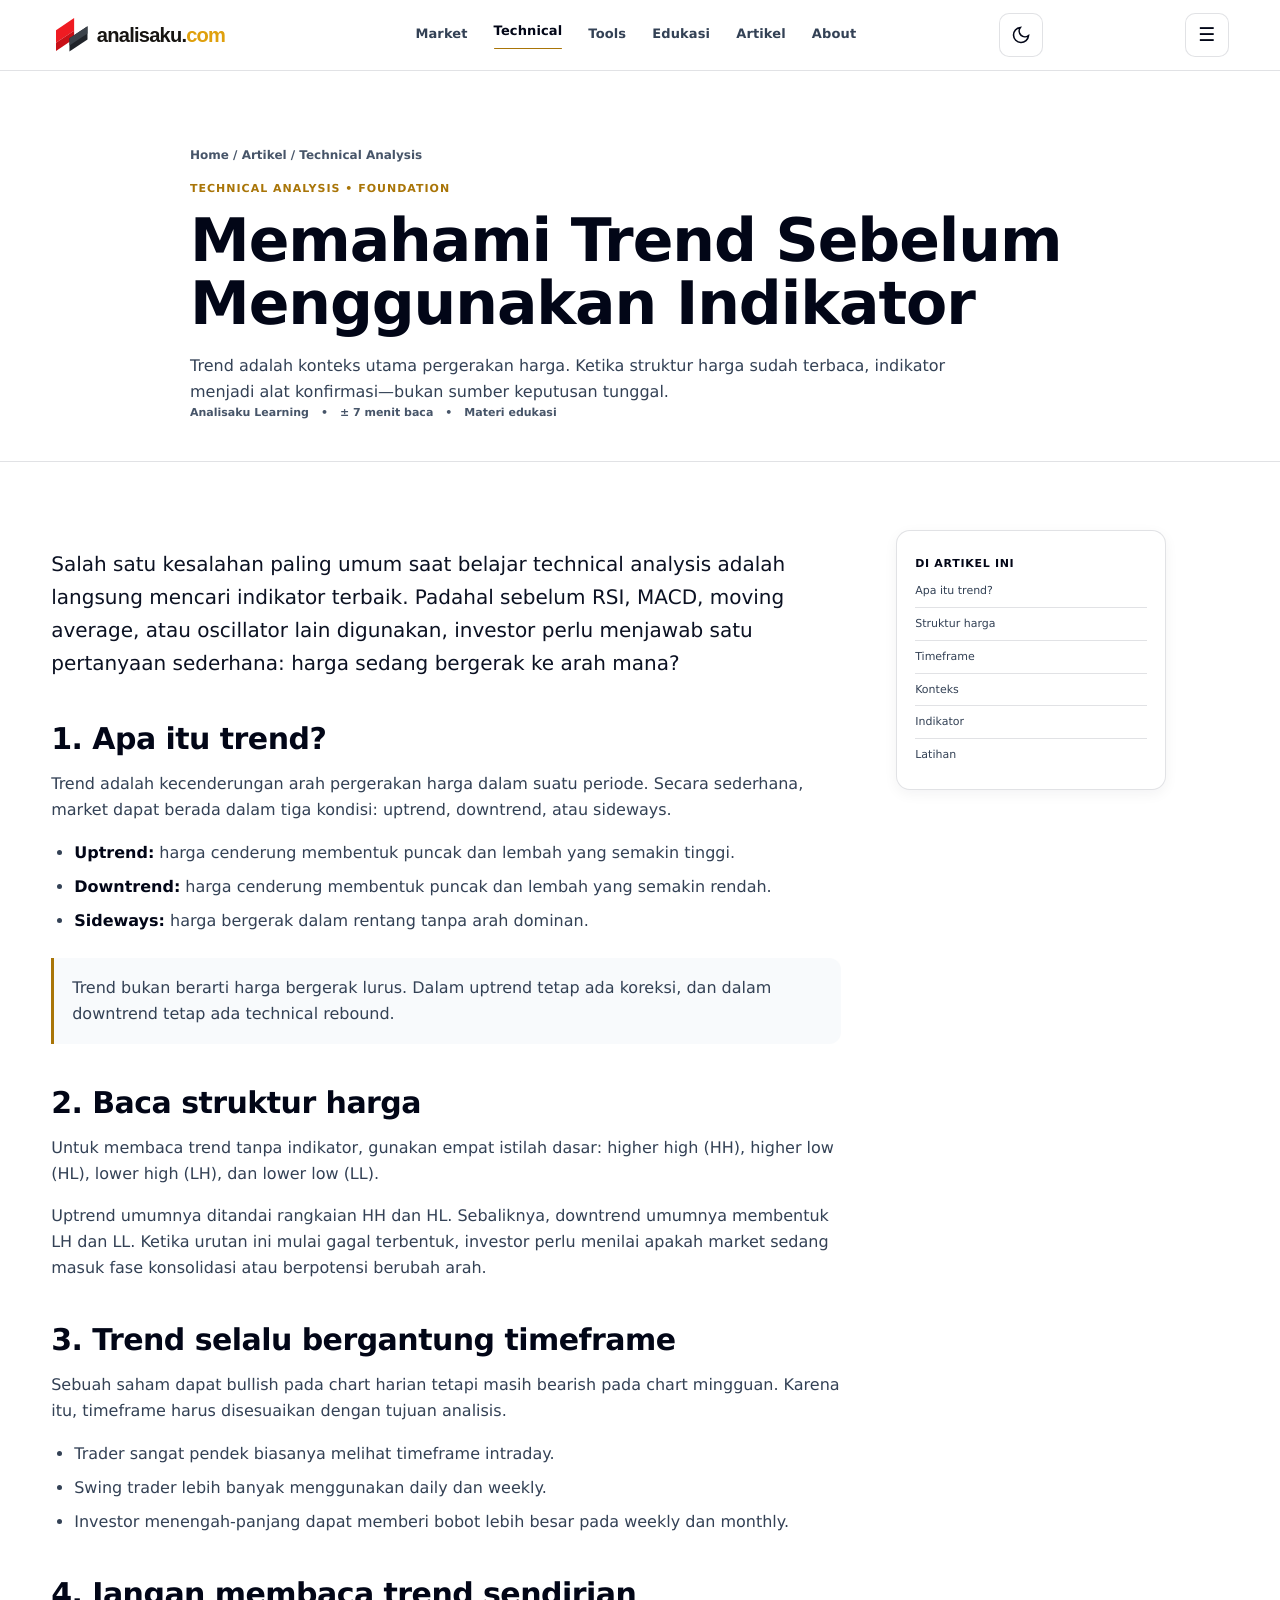
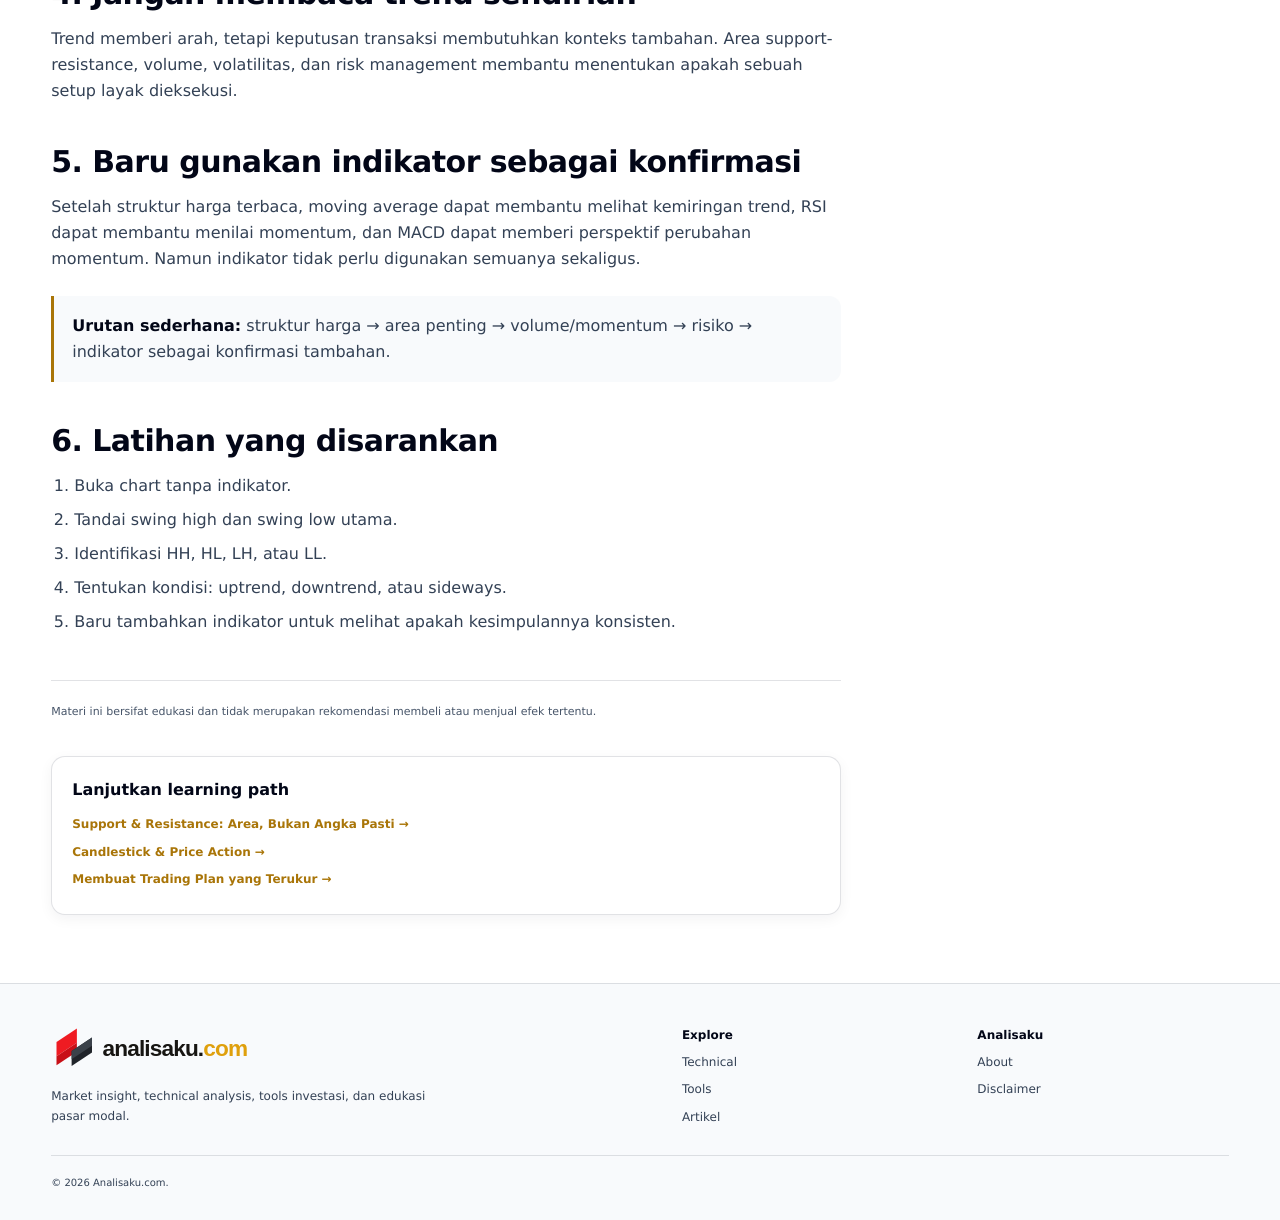
<file: articles/memahami-trend.html>
<!DOCTYPE html>
<html lang="id">
<head>
  <meta charset="UTF-8"><meta name="viewport" content="width=device-width,initial-scale=1">
  <meta name="description" content="Belajar memahami uptrend, downtrend, sideways, higher high, higher low, lower high, dan lower low sebelum menggunakan indikator.">
  <title>Memahami Trend Sebelum Menggunakan Indikator | Analisaku.com</title>
  <link rel="stylesheet" href="../assets/css/style.css"><link rel="stylesheet" href="../assets/css/upgrade.css">
</head>
<body>
<header class="site-header"><div class="container nav-wrap"><a class="brand" href="../index.html">analisaku<span>.com</span></a><nav class="main-nav" id="mainNav"><a href="../index.html#market">Market</a><a class="active" href="../technical.html">Technical</a><a href="../tools.html">Tools</a><a href="../edukasi.html">Edukasi</a><a href="../artikel.html">Artikel</a><a href="../about.html">About</a></nav><button class="menu-btn" id="menuBtn">☰</button></div></header>
<main>
  <section class="page-hero"><div class="container article-hero-title"><div class="breadcrumb">Home / Artikel / Technical Analysis</div><div class="kicker">TECHNICAL ANALYSIS • FOUNDATION</div><h1>Memahami Trend Sebelum Menggunakan Indikator</h1><p>Trend adalah konteks utama pergerakan harga. Ketika struktur harga sudah terbaca, indikator menjadi alat konfirmasi—bukan sumber keputusan tunggal.</p><div class="article-byline"><span>Analisaku Learning</span><span>•</span><span>± 7 menit baca</span><span>•</span><span>Materi edukasi</span></div></div></section>
  <section class="section" style="padding-top:28px"><div class="container article-shell"><article class="article-body">
    <p class="article-lead">Salah satu kesalahan paling umum saat belajar technical analysis adalah langsung mencari indikator terbaik. Padahal sebelum RSI, MACD, moving average, atau oscillator lain digunakan, investor perlu menjawab satu pertanyaan sederhana: harga sedang bergerak ke arah mana?</p>
    <h2 id="trend">1. Apa itu trend?</h2>
    <p>Trend adalah kecenderungan arah pergerakan harga dalam suatu periode. Secara sederhana, market dapat berada dalam tiga kondisi: uptrend, downtrend, atau sideways.</p>
    <ul><li><b>Uptrend:</b> harga cenderung membentuk puncak dan lembah yang semakin tinggi.</li><li><b>Downtrend:</b> harga cenderung membentuk puncak dan lembah yang semakin rendah.</li><li><b>Sideways:</b> harga bergerak dalam rentang tanpa arah dominan.</li></ul>
    <div class="callout">Trend bukan berarti harga bergerak lurus. Dalam uptrend tetap ada koreksi, dan dalam downtrend tetap ada technical rebound.</div>
    <h2 id="structure">2. Baca struktur harga</h2>
    <p>Untuk membaca trend tanpa indikator, gunakan empat istilah dasar: higher high (HH), higher low (HL), lower high (LH), dan lower low (LL).</p>
    <p>Uptrend umumnya ditandai rangkaian HH dan HL. Sebaliknya, downtrend umumnya membentuk LH dan LL. Ketika urutan ini mulai gagal terbentuk, investor perlu menilai apakah market sedang masuk fase konsolidasi atau berpotensi berubah arah.</p>
    <h2 id="timeframe">3. Trend selalu bergantung timeframe</h2>
    <p>Sebuah saham dapat bullish pada chart harian tetapi masih bearish pada chart mingguan. Karena itu, timeframe harus disesuaikan dengan tujuan analisis.</p>
    <ul><li>Trader sangat pendek biasanya melihat timeframe intraday.</li><li>Swing trader lebih banyak menggunakan daily dan weekly.</li><li>Investor menengah-panjang dapat memberi bobot lebih besar pada weekly dan monthly.</li></ul>
    <h2 id="context">4. Jangan membaca trend sendirian</h2>
    <p>Trend memberi arah, tetapi keputusan transaksi membutuhkan konteks tambahan. Area support-resistance, volume, volatilitas, dan risk management membantu menentukan apakah sebuah setup layak dieksekusi.</p>
    <h2 id="indicator">5. Baru gunakan indikator sebagai konfirmasi</h2>
    <p>Setelah struktur harga terbaca, moving average dapat membantu melihat kemiringan trend, RSI dapat membantu menilai momentum, dan MACD dapat memberi perspektif perubahan momentum. Namun indikator tidak perlu digunakan semuanya sekaligus.</p>
    <div class="callout"><b>Urutan sederhana:</b> struktur harga → area penting → volume/momentum → risiko → indikator sebagai konfirmasi tambahan.</div>
    <h2 id="practice">6. Latihan yang disarankan</h2>
    <ol><li>Buka chart tanpa indikator.</li><li>Tandai swing high dan swing low utama.</li><li>Identifikasi HH, HL, LH, atau LL.</li><li>Tentukan kondisi: uptrend, downtrend, atau sideways.</li><li>Baru tambahkan indikator untuk melihat apakah kesimpulannya konsisten.</li></ol>
    <div class="article-end">Materi ini bersifat edukasi dan tidak merupakan rekomendasi membeli atau menjual efek tertentu.</div>
    <div class="series-box"><strong>Lanjutkan learning path</strong><a href="support-resistance.html">Support & Resistance: Area, Bukan Angka Pasti →</a><a href="../technical.html#candlestick">Candlestick & Price Action →</a><a href="trading-plan.html">Membuat Trading Plan yang Terukur →</a></div>
  </article>
  <aside class="article-toc"><b>DI ARTIKEL INI</b><a href="#trend">Apa itu trend?</a><a href="#structure">Struktur harga</a><a href="#timeframe">Timeframe</a><a href="#context">Konteks</a><a href="#indicator">Indikator</a><a href="#practice">Latihan</a></aside>
  </div></section>
</main>
<footer><div class="container footer-grid"><div><div class="brand">analisaku<span>.com</span></div><p>Market insight, technical analysis, tools investasi, dan edukasi pasar modal.</p></div><div><b>Explore</b><a href="../technical.html">Technical</a><a href="../tools.html">Tools</a><a href="../artikel.html">Artikel</a></div><div><b>Analisaku</b><a href="../about.html">About</a><a href="../about.html#disclaimer">Disclaimer</a></div></div><div class="container footer-note">© <span id="year"></span> Analisaku.com.</div></footer>
<script src="../assets/js/main.js"></script>
</body></html>
</file>
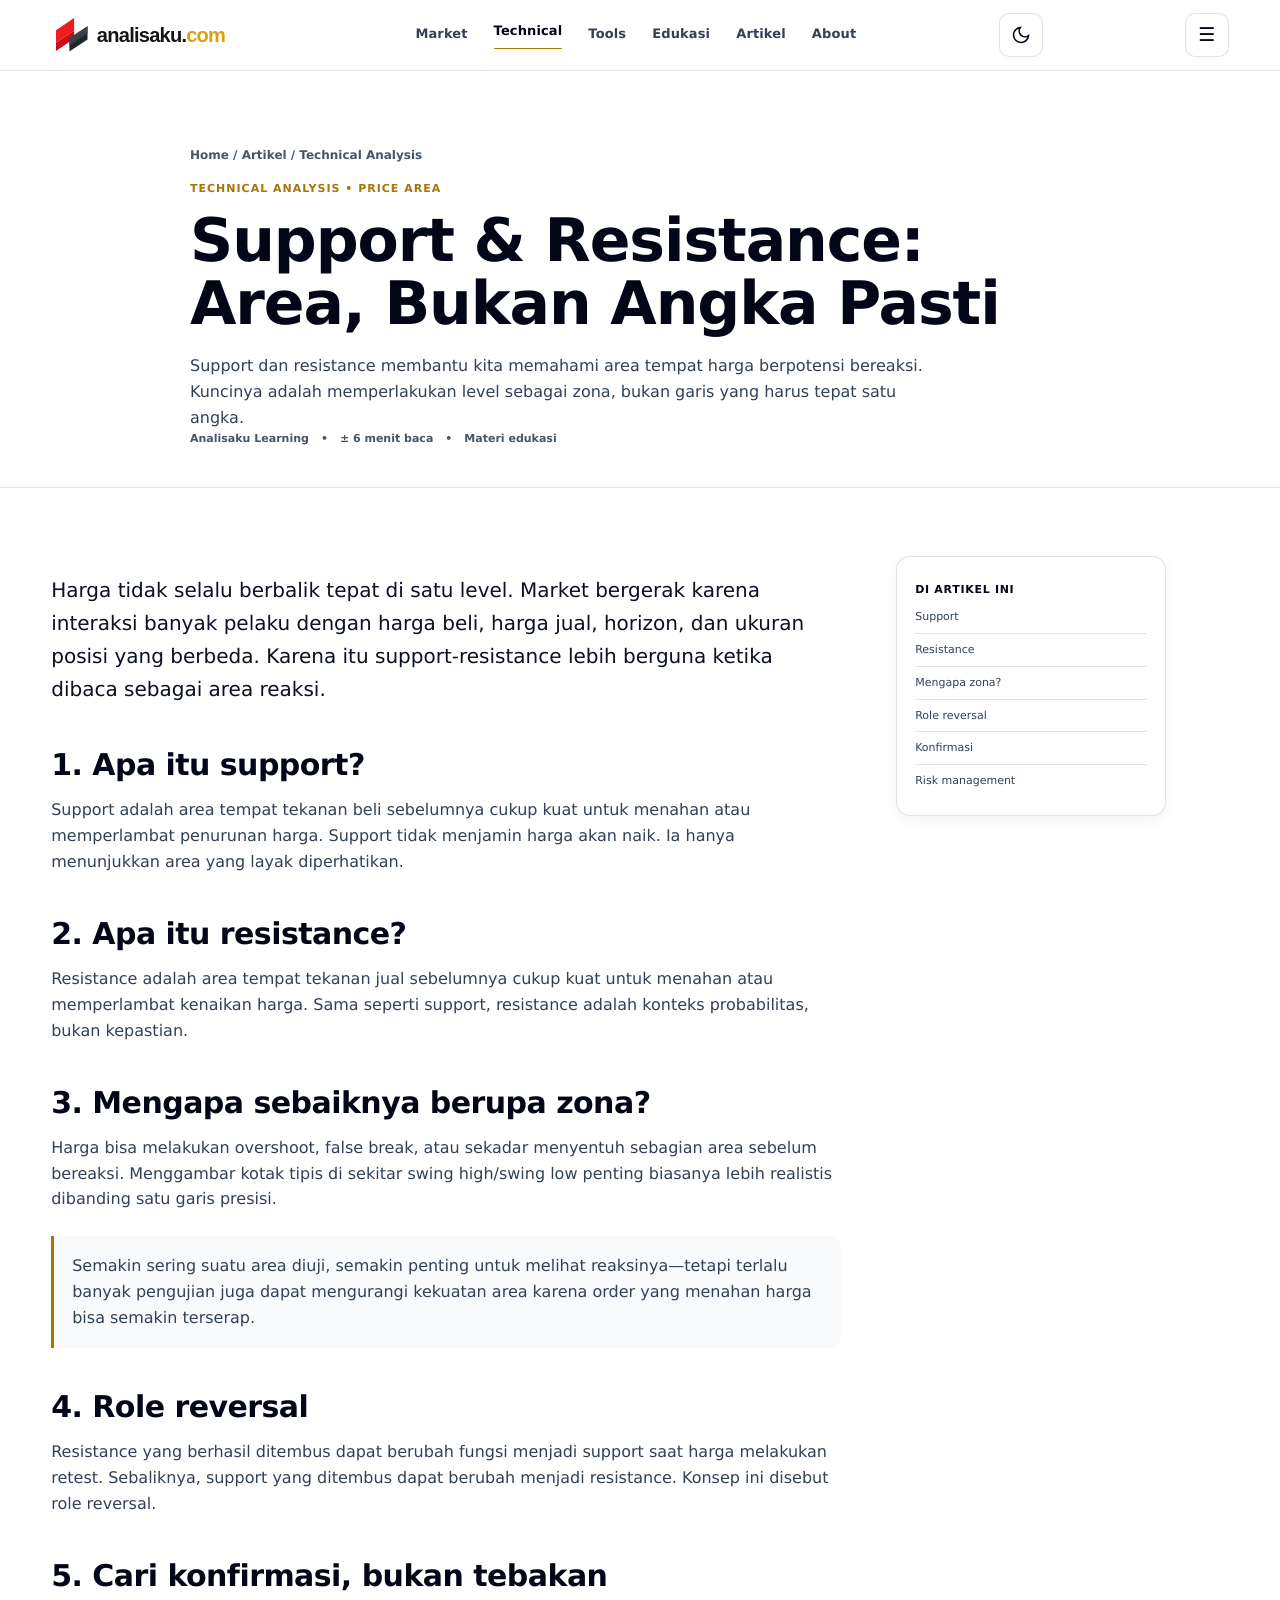
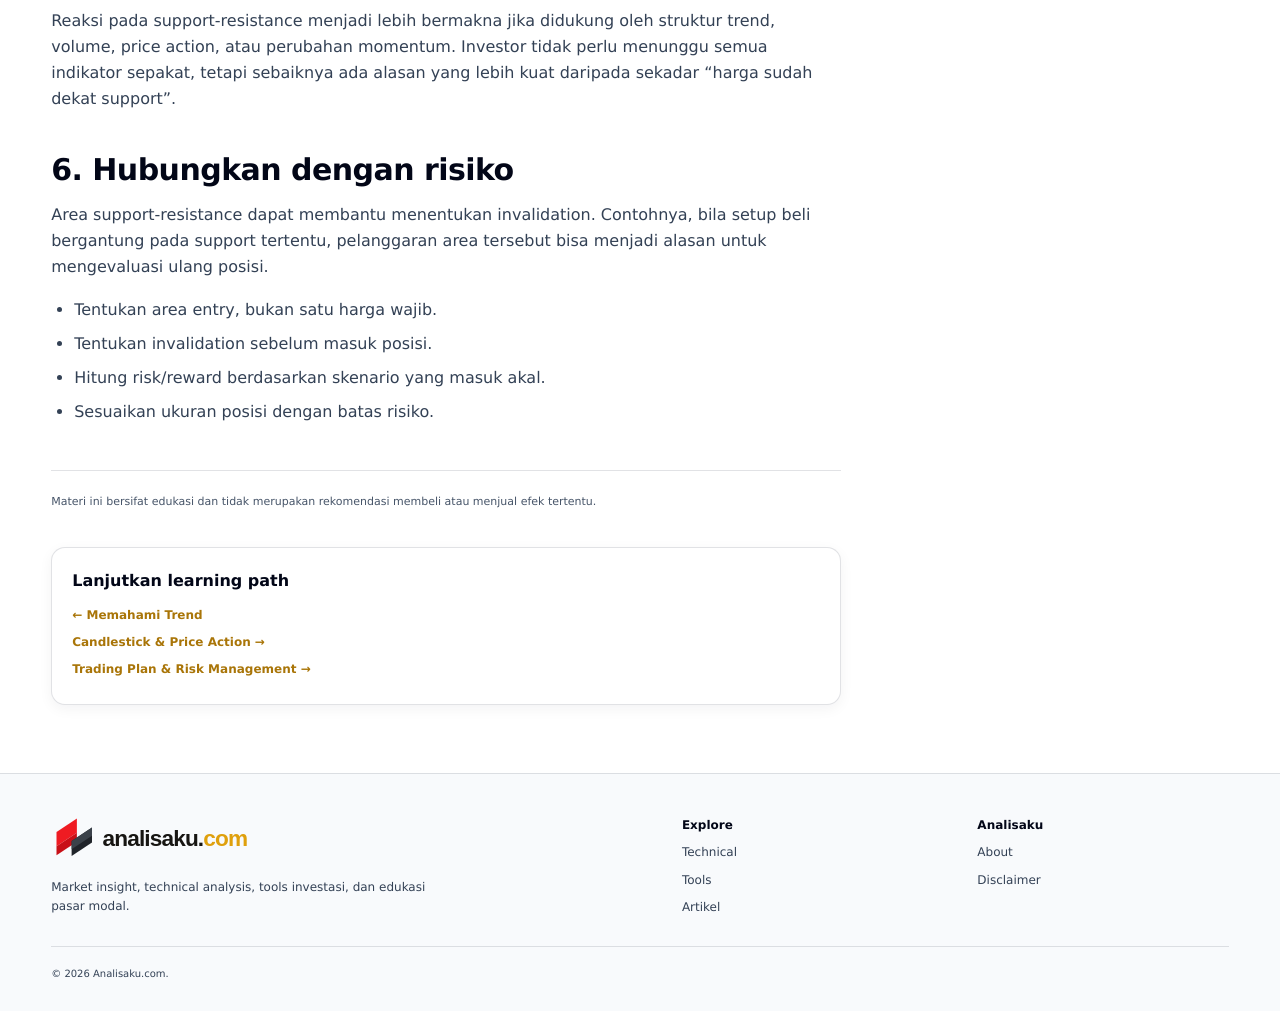
<file: articles/support-resistance.html>
<!DOCTYPE html>
<html lang="id">
<head>
  <meta charset="UTF-8"><meta name="viewport" content="width=device-width,initial-scale=1">
  <meta name="description" content="Belajar support dan resistance sebagai area reaksi harga, bukan satu angka pasti, serta cara menggunakannya dalam technical analysis.">
  <title>Support & Resistance: Area, Bukan Angka Pasti | Analisaku.com</title>
  <link rel="stylesheet" href="../assets/css/style.css"><link rel="stylesheet" href="../assets/css/upgrade.css">
</head>
<body>
<header class="site-header"><div class="container nav-wrap"><a class="brand" href="../index.html">analisaku<span>.com</span></a><nav class="main-nav" id="mainNav"><a href="../index.html#market">Market</a><a class="active" href="../technical.html">Technical</a><a href="../tools.html">Tools</a><a href="../edukasi.html">Edukasi</a><a href="../artikel.html">Artikel</a><a href="../about.html">About</a></nav><button class="menu-btn" id="menuBtn">☰</button></div></header>
<main>
  <section class="page-hero"><div class="container article-hero-title"><div class="breadcrumb">Home / Artikel / Technical Analysis</div><div class="kicker">TECHNICAL ANALYSIS • PRICE AREA</div><h1>Support & Resistance: Area, Bukan Angka Pasti</h1><p>Support dan resistance membantu kita memahami area tempat harga berpotensi bereaksi. Kuncinya adalah memperlakukan level sebagai zona, bukan garis yang harus tepat satu angka.</p><div class="article-byline"><span>Analisaku Learning</span><span>•</span><span>± 6 menit baca</span><span>•</span><span>Materi edukasi</span></div></div></section>
  <section class="section" style="padding-top:28px"><div class="container article-shell"><article class="article-body">
    <p class="article-lead">Harga tidak selalu berbalik tepat di satu level. Market bergerak karena interaksi banyak pelaku dengan harga beli, harga jual, horizon, dan ukuran posisi yang berbeda. Karena itu support-resistance lebih berguna ketika dibaca sebagai area reaksi.</p>
    <h2 id="support">1. Apa itu support?</h2>
    <p>Support adalah area tempat tekanan beli sebelumnya cukup kuat untuk menahan atau memperlambat penurunan harga. Support tidak menjamin harga akan naik. Ia hanya menunjukkan area yang layak diperhatikan.</p>
    <h2 id="resistance">2. Apa itu resistance?</h2>
    <p>Resistance adalah area tempat tekanan jual sebelumnya cukup kuat untuk menahan atau memperlambat kenaikan harga. Sama seperti support, resistance adalah konteks probabilitas, bukan kepastian.</p>
    <h2 id="zone">3. Mengapa sebaiknya berupa zona?</h2>
    <p>Harga bisa melakukan overshoot, false break, atau sekadar menyentuh sebagian area sebelum bereaksi. Menggambar kotak tipis di sekitar swing high/swing low penting biasanya lebih realistis dibanding satu garis presisi.</p>
    <div class="callout">Semakin sering suatu area diuji, semakin penting untuk melihat reaksinya—tetapi terlalu banyak pengujian juga dapat mengurangi kekuatan area karena order yang menahan harga bisa semakin terserap.</div>
    <h2 id="role">4. Role reversal</h2>
    <p>Resistance yang berhasil ditembus dapat berubah fungsi menjadi support saat harga melakukan retest. Sebaliknya, support yang ditembus dapat berubah menjadi resistance. Konsep ini disebut role reversal.</p>
    <h2 id="confirm">5. Cari konfirmasi, bukan tebakan</h2>
    <p>Reaksi pada support-resistance menjadi lebih bermakna jika didukung oleh struktur trend, volume, price action, atau perubahan momentum. Investor tidak perlu menunggu semua indikator sepakat, tetapi sebaiknya ada alasan yang lebih kuat daripada sekadar “harga sudah dekat support”.</p>
    <h2 id="risk">6. Hubungkan dengan risiko</h2>
    <p>Area support-resistance dapat membantu menentukan invalidation. Contohnya, bila setup beli bergantung pada support tertentu, pelanggaran area tersebut bisa menjadi alasan untuk mengevaluasi ulang posisi.</p>
    <ul><li>Tentukan area entry, bukan satu harga wajib.</li><li>Tentukan invalidation sebelum masuk posisi.</li><li>Hitung risk/reward berdasarkan skenario yang masuk akal.</li><li>Sesuaikan ukuran posisi dengan batas risiko.</li></ul>
    <div class="article-end">Materi ini bersifat edukasi dan tidak merupakan rekomendasi membeli atau menjual efek tertentu.</div>
    <div class="series-box"><strong>Lanjutkan learning path</strong><a href="memahami-trend.html">← Memahami Trend</a><a href="../technical.html#candlestick">Candlestick & Price Action →</a><a href="trading-plan.html">Trading Plan & Risk Management →</a></div>
  </article>
  <aside class="article-toc"><b>DI ARTIKEL INI</b><a href="#support">Support</a><a href="#resistance">Resistance</a><a href="#zone">Mengapa zona?</a><a href="#role">Role reversal</a><a href="#confirm">Konfirmasi</a><a href="#risk">Risk management</a></aside>
  </div></section>
</main>
<footer><div class="container footer-grid"><div><div class="brand">analisaku<span>.com</span></div><p>Market insight, technical analysis, tools investasi, dan edukasi pasar modal.</p></div><div><b>Explore</b><a href="../technical.html">Technical</a><a href="../tools.html">Tools</a><a href="../artikel.html">Artikel</a></div><div><b>Analisaku</b><a href="../about.html">About</a><a href="../about.html#disclaimer">Disclaimer</a></div></div><div class="container footer-note">© <span id="year"></span> Analisaku.com.</div></footer>
<script src="../assets/js/main.js"></script>
</body></html>
</file>
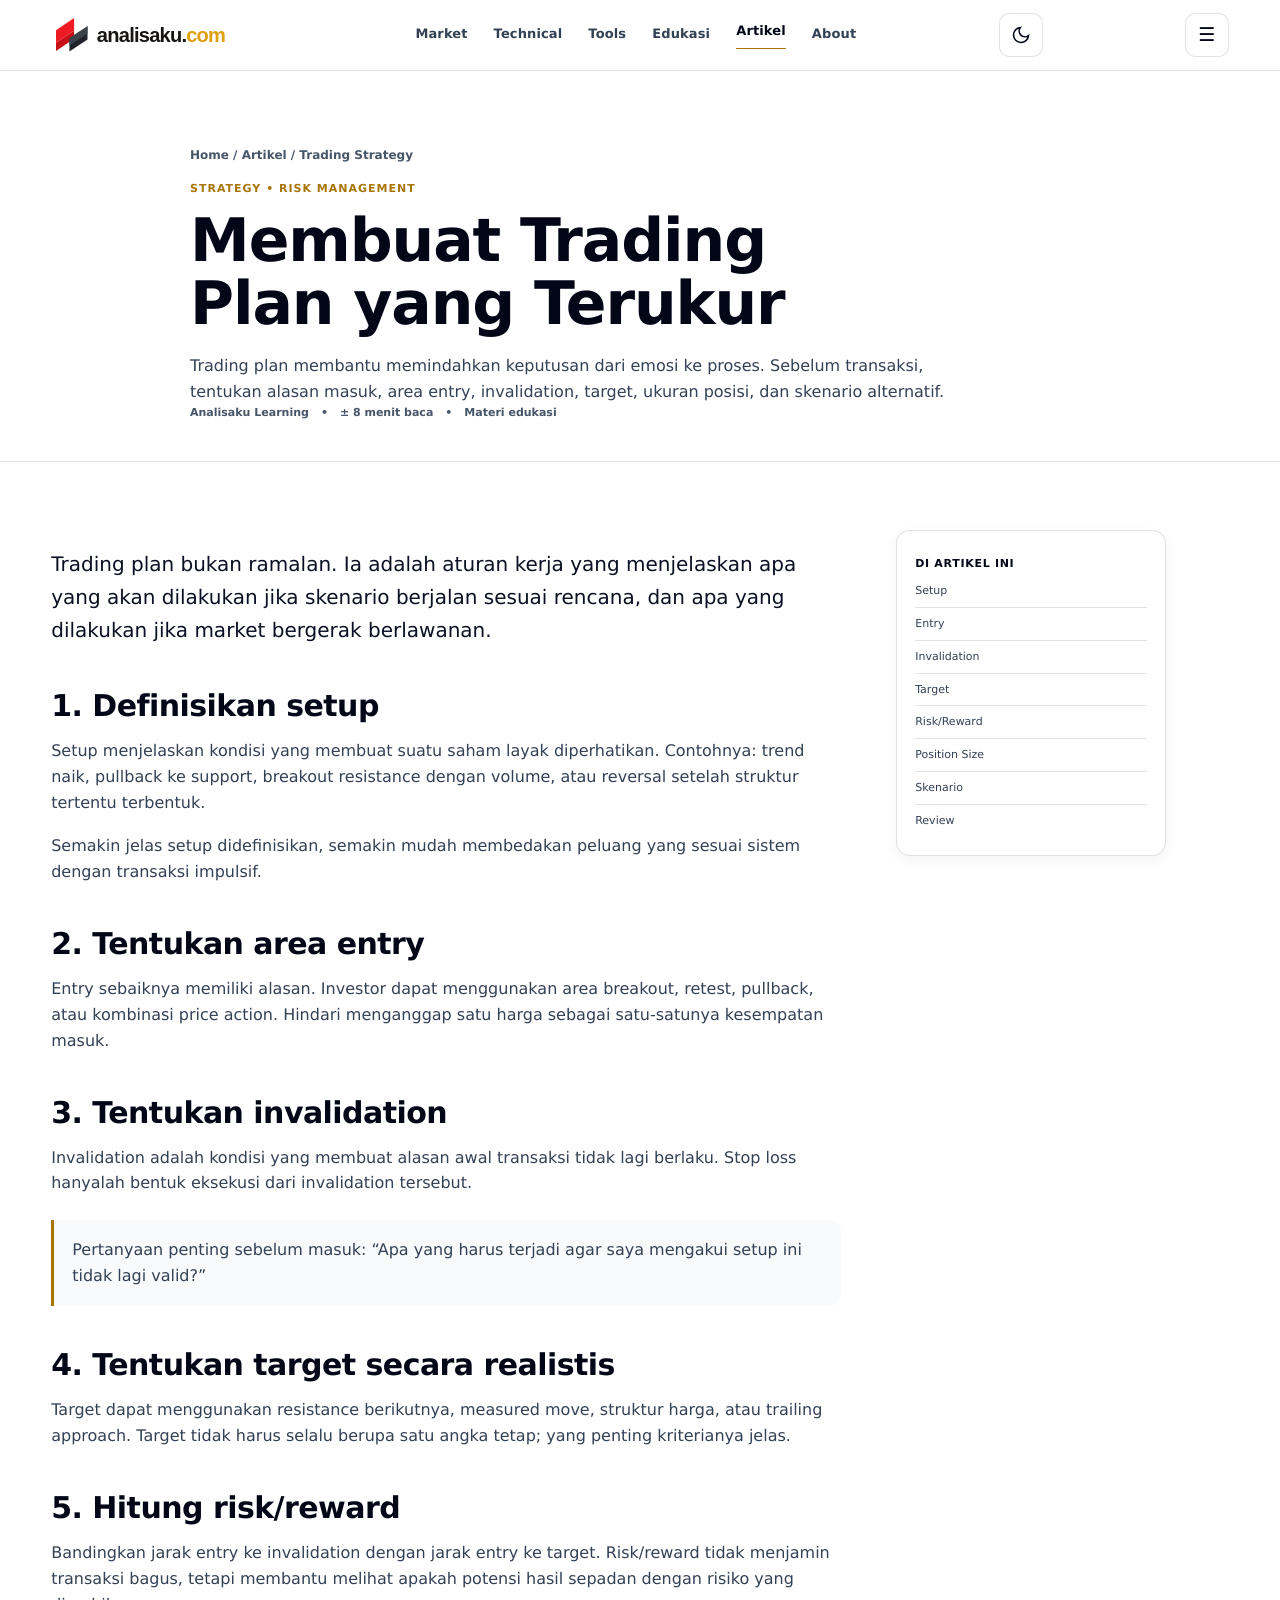
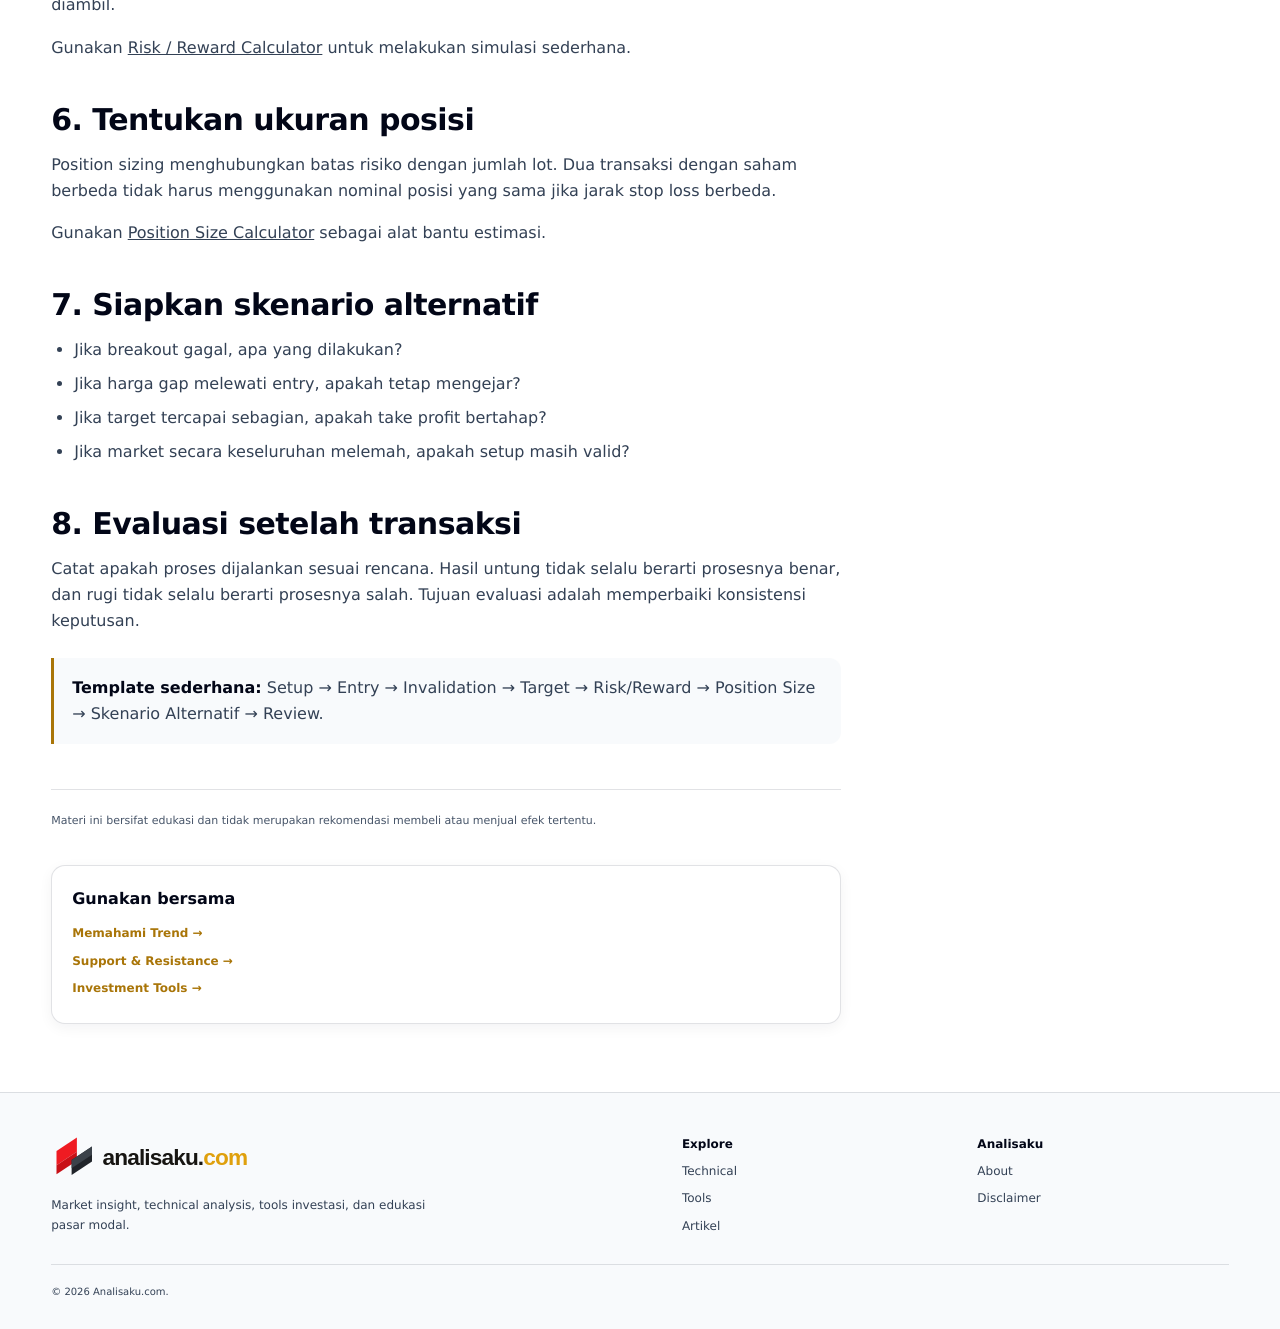
<file: articles/trading-plan.html>
<!DOCTYPE html>
<html lang="id">
<head>
  <meta charset="UTF-8"><meta name="viewport" content="width=device-width,initial-scale=1">
  <meta name="description" content="Panduan membuat trading plan yang terukur: setup, entry, stop loss, target, position sizing, dan evaluasi transaksi.">
  <title>Membuat Trading Plan yang Terukur | Analisaku.com</title>
  <link rel="stylesheet" href="../assets/css/style.css"><link rel="stylesheet" href="../assets/css/upgrade.css">
</head>
<body>
<header class="site-header"><div class="container nav-wrap"><a class="brand" href="../index.html">analisaku<span>.com</span></a><nav class="main-nav" id="mainNav"><a href="../index.html#market">Market</a><a href="../technical.html">Technical</a><a href="../tools.html">Tools</a><a href="../edukasi.html">Edukasi</a><a class="active" href="../artikel.html">Artikel</a><a href="../about.html">About</a></nav><button class="menu-btn" id="menuBtn">☰</button></div></header>
<main>
  <section class="page-hero"><div class="container article-hero-title"><div class="breadcrumb">Home / Artikel / Trading Strategy</div><div class="kicker">STRATEGY • RISK MANAGEMENT</div><h1>Membuat Trading Plan yang Terukur</h1><p>Trading plan membantu memindahkan keputusan dari emosi ke proses. Sebelum transaksi, tentukan alasan masuk, area entry, invalidation, target, ukuran posisi, dan skenario alternatif.</p><div class="article-byline"><span>Analisaku Learning</span><span>•</span><span>± 8 menit baca</span><span>•</span><span>Materi edukasi</span></div></div></section>
  <section class="section" style="padding-top:28px"><div class="container article-shell"><article class="article-body">
    <p class="article-lead">Trading plan bukan ramalan. Ia adalah aturan kerja yang menjelaskan apa yang akan dilakukan jika skenario berjalan sesuai rencana, dan apa yang dilakukan jika market bergerak berlawanan.</p>
    <h2 id="setup">1. Definisikan setup</h2>
    <p>Setup menjelaskan kondisi yang membuat suatu saham layak diperhatikan. Contohnya: trend naik, pullback ke support, breakout resistance dengan volume, atau reversal setelah struktur tertentu terbentuk.</p>
    <p>Semakin jelas setup didefinisikan, semakin mudah membedakan peluang yang sesuai sistem dengan transaksi impulsif.</p>
    <h2 id="entry">2. Tentukan area entry</h2>
    <p>Entry sebaiknya memiliki alasan. Investor dapat menggunakan area breakout, retest, pullback, atau kombinasi price action. Hindari menganggap satu harga sebagai satu-satunya kesempatan masuk.</p>
    <h2 id="invalidation">3. Tentukan invalidation</h2>
    <p>Invalidation adalah kondisi yang membuat alasan awal transaksi tidak lagi berlaku. Stop loss hanyalah bentuk eksekusi dari invalidation tersebut.</p>
    <div class="callout">Pertanyaan penting sebelum masuk: “Apa yang harus terjadi agar saya mengakui setup ini tidak lagi valid?”</div>
    <h2 id="target">4. Tentukan target secara realistis</h2>
    <p>Target dapat menggunakan resistance berikutnya, measured move, struktur harga, atau trailing approach. Target tidak harus selalu berupa satu angka tetap; yang penting kriterianya jelas.</p>
    <h2 id="risk">5. Hitung risk/reward</h2>
    <p>Bandingkan jarak entry ke invalidation dengan jarak entry ke target. Risk/reward tidak menjamin transaksi bagus, tetapi membantu melihat apakah potensi hasil sepadan dengan risiko yang diambil.</p>
    <p>Gunakan <a href="../tools.html#riskreward">Risk / Reward Calculator</a> untuk melakukan simulasi sederhana.</p>
    <h2 id="size">6. Tentukan ukuran posisi</h2>
    <p>Position sizing menghubungkan batas risiko dengan jumlah lot. Dua transaksi dengan saham berbeda tidak harus menggunakan nominal posisi yang sama jika jarak stop loss berbeda.</p>
    <p>Gunakan <a href="../tools.html#position">Position Size Calculator</a> sebagai alat bantu estimasi.</p>
    <h2 id="scenario">7. Siapkan skenario alternatif</h2>
    <ul><li>Jika breakout gagal, apa yang dilakukan?</li><li>Jika harga gap melewati entry, apakah tetap mengejar?</li><li>Jika target tercapai sebagian, apakah take profit bertahap?</li><li>Jika market secara keseluruhan melemah, apakah setup masih valid?</li></ul>
    <h2 id="review">8. Evaluasi setelah transaksi</h2>
    <p>Catat apakah proses dijalankan sesuai rencana. Hasil untung tidak selalu berarti prosesnya benar, dan rugi tidak selalu berarti prosesnya salah. Tujuan evaluasi adalah memperbaiki konsistensi keputusan.</p>
    <div class="callout"><b>Template sederhana:</b> Setup → Entry → Invalidation → Target → Risk/Reward → Position Size → Skenario Alternatif → Review.</div>
    <div class="article-end">Materi ini bersifat edukasi dan tidak merupakan rekomendasi membeli atau menjual efek tertentu.</div>
    <div class="series-box"><strong>Gunakan bersama</strong><a href="memahami-trend.html">Memahami Trend →</a><a href="support-resistance.html">Support & Resistance →</a><a href="../tools.html">Investment Tools →</a></div>
  </article>
  <aside class="article-toc"><b>DI ARTIKEL INI</b><a href="#setup">Setup</a><a href="#entry">Entry</a><a href="#invalidation">Invalidation</a><a href="#target">Target</a><a href="#risk">Risk/Reward</a><a href="#size">Position Size</a><a href="#scenario">Skenario</a><a href="#review">Review</a></aside>
  </div></section>
</main>
<footer><div class="container footer-grid"><div><div class="brand">analisaku<span>.com</span></div><p>Market insight, technical analysis, tools investasi, dan edukasi pasar modal.</p></div><div><b>Explore</b><a href="../technical.html">Technical</a><a href="../tools.html">Tools</a><a href="../artikel.html">Artikel</a></div><div><b>Analisaku</b><a href="../about.html">About</a><a href="../about.html#disclaimer">Disclaimer</a></div></div><div class="container footer-note">© <span id="year"></span> Analisaku.com.</div></footer>
<script src="../assets/js/main.js"></script>
</body></html>
</file>
<file: assets/css/style.css>
:root{--bg:#06101d;--bg2:#091827;--card:#0d1d2e;--card2:#10243a;--line:rgba(255,255,255,.08);--text:#f7f9fc;--muted:#9eafc3;--blue:#3b82f6;--blue2:#66a6ff;--green:#39d98a;--red:#ff6b7a;--gold:#f2b84b;--max:1180px;--radius:18px}*{box-sizing:border-box;margin:0;padding:0}html{scroll-behavior:smooth}body{font-family:Inter,ui-sans-serif,system-ui,-apple-system,BlinkMacSystemFont,"Segoe UI",sans-serif;background:radial-gradient(circle at 90% 0,rgba(59,130,246,.12),transparent 25%),var(--bg);color:var(--text);line-height:1.65}a{color:inherit}.container{width:min(92%,var(--max));margin:auto}.site-header{position:sticky;top:0;z-index:50;background:rgba(6,16,29,.86);backdrop-filter:blur(18px);border-bottom:1px solid var(--line)}.nav-wrap{min-height:74px;display:flex;align-items:center;justify-content:space-between;gap:28px}.brand{text-decoration:none;font-weight:850;font-size:22px;letter-spacing:-.6px}.brand span{color:var(--blue2)}.main-nav{display:flex;align-items:center;gap:25px}.main-nav a{text-decoration:none;color:var(--muted);font-size:14px;font-weight:650}.main-nav a:hover,.main-nav a.active{color:#fff}.menu-btn{display:none;background:transparent;border:1px solid var(--line);color:#fff;border-radius:10px;padding:7px 10px;font-size:18px}.hero{padding:96px 0 76px}.hero-grid{display:grid;grid-template-columns:1.08fr .92fr;gap:58px;align-items:center}.eyebrow,.kicker{color:var(--green);font-size:11px;font-weight:850;letter-spacing:1.25px;text-transform:uppercase}.hero h1{font-size:clamp(44px,6vw,74px);line-height:1.02;letter-spacing:-3px;margin:18px 0 22px}.hero h1 span{background:linear-gradient(90deg,#fff,var(--blue2));-webkit-background-clip:text;background-clip:text;color:transparent}.hero p{font-size:18px;color:var(--muted);max-width:690px}.hero-actions{display:flex;gap:12px;flex-wrap:wrap;margin-top:30px}.btn{display:inline-flex;align-items:center;justify-content:center;text-decoration:none;padding:12px 18px;border-radius:10px;font-size:14px;font-weight:780;transition:.2s}.btn:hover{transform:translateY(-2px)}.btn.primary{background:linear-gradient(135deg,var(--blue),#1f6bdd);color:#fff;box-shadow:0 12px 30px rgba(59,130,246,.18)}.btn.ghost{border:1px solid var(--line);background:rgba(255,255,255,.035)}.terminal-card{border:1px solid var(--line);border-radius:22px;overflow:hidden;background:linear-gradient(180deg,rgba(17,37,59,.98),rgba(7,19,31,.98));box-shadow:0 35px 90px rgba(0,0,0,.33)}.terminal-head{height:48px;display:flex;gap:7px;align-items:center;padding:0 16px;border-bottom:1px solid var(--line)}.terminal-head span{width:9px;height:9px;border-radius:50%;background:#2d4358}.terminal-head b{margin-left:8px;font-size:10px;letter-spacing:1px;color:#71869c}.terminal-body{padding:24px}.terminal-body>small{font-size:10px;color:#7890a7;letter-spacing:1px}.terminal-body h3{font-size:22px;margin:4px 0 15px}.terminal-body svg{width:100%;height:180px}.terminal-stats{display:grid;grid-template-columns:repeat(3,1fr);gap:10px}.terminal-stats>div{border:1px solid var(--line);background:rgba(255,255,255,.025);padding:11px;border-radius:11px}.terminal-stats small{display:block;color:#75899d;font-size:9px;text-transform:uppercase}.terminal-stats strong{font-size:13px}.positive{color:var(--green)}.ticker-strip{border-top:1px solid var(--line);border-bottom:1px solid var(--line);background:rgba(255,255,255,.015)}.ticker-grid{display:grid;grid-template-columns:repeat(5,1fr)}.ticker-grid>div{padding:20px 18px;border-right:1px solid var(--line)}.ticker-grid>div:last-child{border-right:none}.ticker-grid small{display:block;color:#75899d;font-size:10px;font-weight:800;letter-spacing:.9px}.ticker-grid strong{display:block;font-size:15px;margin-top:4px}.ticker-grid span{font-size:10px;color:var(--muted)}.section{padding:78px 0}.section.alt{background:rgba(255,255,255,.012);border-top:1px solid rgba(255,255,255,.04);border-bottom:1px solid rgba(255,255,255,.04)}.section-head{display:flex;justify-content:space-between;gap:28px;align-items:flex-end;margin-bottom:30px}.section-head h2,.split h2,.page-hero h1{font-size:clamp(30px,4vw,43px);line-height:1.1;letter-spacing:-1.4px;margin-top:8px}.section-head>p,.split>div>p,.page-hero p,.content p,.content li{color:var(--muted)}.section-head>p{max-width:500px}.text-link{color:var(--blue2);text-decoration:none;font-weight:700;font-size:13px}.cards{display:grid;gap:18px}.cards.three{grid-template-columns:repeat(3,1fr)}.card,.article-card,.tool-preview,.content-card,.tool-card{border:1px solid var(--line);background:linear-gradient(160deg,rgba(255,255,255,.045),rgba(255,255,255,.012));border-radius:var(--radius);padding:25px}.card{min-height:230px;position:relative}.card:hover,.article-card:hover,.learning-grid a:hover,.tool-card:hover{border-color:rgba(102,166,255,.32);transform:translateY(-3px)}.card,.article-card,.learning-grid a,.tool-card{transition:.2s}.tag,.article-card span{color:var(--blue2);font-size:10px;font-weight:850;letter-spacing:1.1px}.card h3,.article-card h3{font-size:21px;margin:14px 0 9px}.card p,.article-card p{color:var(--muted);font-size:13px}.card a{position:absolute;bottom:23px;text-decoration:none;color:#fff;font-size:13px;font-weight:750}.learning-grid{display:grid;grid-template-columns:repeat(3,1fr);gap:14px}.learning-grid a{min-height:140px;border:1px solid var(--line);background:var(--card);padding:20px;border-radius:15px;text-decoration:none;display:flex;flex-direction:column}.learning-grid span{font-size:10px;color:#718399}.learning-grid b{margin-top:auto;font-size:17px}.learning-grid small{color:var(--muted)}.split{display:grid;grid-template-columns:.9fr 1.1fr;gap:32px;align-items:center}.split>div>p{margin:15px 0 24px}.tool-preview small{font-size:10px;color:var(--blue2);font-weight:850;letter-spacing:1px}.tool-preview h3{font-size:24px;margin:8px 0}.tool-preview p{color:var(--muted)}.mock-inputs{display:grid;grid-template-columns:1fr 1fr;gap:10px;margin-top:18px}.mock-inputs span{border:1px solid var(--line);background:rgba(255,255,255,.025);padding:11px;border-radius:9px;color:#75899d;font-size:11px}.article-card{min-height:250px;display:flex;flex-direction:column;justify-content:flex-end}.page-hero{padding:75px 0 40px}.page-hero .breadcrumb{color:#71859a;font-size:12px;margin-bottom:16px}.page-hero p{max-width:760px;margin-top:15px}.content{max-width:850px}.content h2{font-size:28px;margin:35px 0 10px}.content h3{font-size:20px;margin:24px 0 8px}.content ul{padding-left:22px;margin:10px 0 18px}.content li{margin:6px 0}.content-card{margin:20px 0}.lesson-grid{display:grid;grid-template-columns:repeat(2,1fr);gap:16px}.lesson-card{border:1px solid var(--line);background:var(--card);border-radius:16px;padding:22px}.lesson-card span{color:var(--blue2);font-size:10px;font-weight:850}.lesson-card h3{margin:8px 0}.lesson-card p{color:var(--muted);font-size:13px}.tools-grid{display:grid;grid-template-columns:repeat(2,1fr);gap:18px}.tool-card h3{margin-bottom:5px}.tool-card>p{color:var(--muted);font-size:13px;margin-bottom:14px}.form-grid{display:grid;grid-template-columns:1fr 1fr;gap:11px}.field label{display:block;color:var(--muted);font-size:11px;margin-bottom:5px}.field input{width:100%;padding:10px 11px;border:1px solid var(--line);background:rgba(255,255,255,.04);color:#fff;border-radius:9px;outline:none}.field input:focus{border-color:var(--blue)}button.calc{border:0;background:var(--blue);color:#fff;padding:10px 14px;border-radius:9px;font-weight:750;margin-top:13px;cursor:pointer}.result{display:none;margin-top:13px;padding:12px;border:1px solid rgba(57,217,138,.22);background:rgba(57,217,138,.06);color:var(--green);border-radius:9px;font-weight:800}.article-list{display:grid;gap:14px}.article-list a{text-decoration:none;border:1px solid var(--line);background:var(--card);border-radius:14px;padding:20px}.article-list small{color:var(--blue2);font-weight:800}.article-list h3{margin:4px 0}.article-list p{color:var(--muted);font-size:13px}.notice{border:1px solid rgba(102,166,255,.2);background:rgba(59,130,246,.06);padding:18px;border-radius:14px;color:var(--muted)}footer{border-top:1px solid var(--line);padding:42px 0 28px;margin-top:55px;background:rgba(0,0,0,.1)}.footer-grid{display:grid;grid-template-columns:1.4fr .6fr .6fr;gap:38px}.footer-grid p{color:var(--muted);font-size:12px;margin-top:10px;max-width:390px}.footer-grid>div:not(:first-child){display:flex;flex-direction:column;gap:8px}.footer-grid b{font-size:12px}.footer-grid a{text-decoration:none;color:var(--muted);font-size:12px}.footer-note{border-top:1px solid var(--line);margin-top:28px;padding-top:20px;color:#6f8397;font-size:10px}
/* Premium homepage */
.hero-premium{padding-top:108px;position:relative}.hero-premium:before{content:"";position:absolute;width:520px;height:520px;border-radius:50%;background:radial-gradient(circle,rgba(59,130,246,.14),transparent 66%);right:2%;top:2%;pointer-events:none}.hero-copy{position:relative;z-index:2}.pulse-dot{display:inline-block;width:7px;height:7px;border-radius:50%;background:var(--green);margin-right:7px;box-shadow:0 0 0 0 rgba(57,217,138,.5);animation:pulse 2s infinite}@keyframes pulse{70%{box-shadow:0 0 0 10px rgba(57,217,138,0)}100%{box-shadow:0 0 0 0 rgba(57,217,138,0)}}.hero-points{display:flex;gap:16px;flex-wrap:wrap;margin-top:22px;color:#7890a7;font-size:11px}.market-console{position:relative;border:1px solid rgba(102,166,255,.18);border-radius:24px;background:linear-gradient(180deg,rgba(16,37,60,.98),rgba(6,18,30,.99));box-shadow:0 38px 110px rgba(0,0,0,.4),0 0 70px rgba(59,130,246,.08);overflow:hidden}.market-console:after{content:"";position:absolute;inset:0;background:linear-gradient(135deg,rgba(255,255,255,.025),transparent 42%);pointer-events:none}.console-top{height:48px;display:flex;align-items:center;padding:0 16px;border-bottom:1px solid var(--line);gap:12px}.console-top b{font-size:9px;color:#7890a7;letter-spacing:1.2px}.console-top>span{margin-left:auto;color:#49637b;font-size:8px;letter-spacing:1px}.console-dots{display:flex;gap:6px}.console-dots i{width:8px;height:8px;border-radius:50%;background:#2b435a}.console-body{padding:24px}.console-title-row{display:flex;justify-content:space-between;align-items:flex-start;gap:15px}.console-title-row small{font-size:9px;color:#6f879f;letter-spacing:1px}.console-title-row h3{font-size:22px;margin-top:3px}.status-pill{font-size:9px;color:var(--green);border:1px solid rgba(57,217,138,.2);background:rgba(57,217,138,.06);border-radius:30px;padding:6px 9px}.price-line{display:flex;align-items:center;justify-content:space-between;margin-top:15px}.price-line strong{font-size:12px}.price-line span{font-size:9px;color:#657d94}.hero-chart{width:100%;height:210px;margin:5px 0 10px}.chart-grid-lines line{stroke:rgba(255,255,255,.05);stroke-width:1}.signal-dots circle{fill:#39d98a;stroke:#071521;stroke-width:3}.console-metrics{display:grid;grid-template-columns:repeat(3,1fr);gap:9px}.console-metrics>div{border:1px solid var(--line);border-radius:11px;background:rgba(255,255,255,.025);padding:11px}.console-metrics small{display:block;color:#657b90;font-size:8px;letter-spacing:.8px}.console-metrics strong{display:block;font-size:13px;margin-top:2px}.console-metrics span{display:block;color:#60758a;font-size:8px;margin-top:2px}.market-intelligence .section-head h2,.learning-section .section-head h2,.article-home .section-head h2{font-size:clamp(34px,4.4vw,50px)}.premium-card{min-height:285px;padding:28px}.premium-card .card-icon{position:absolute;right:24px;top:20px;width:36px;height:36px;border:1px solid var(--line);border-radius:11px;display:grid;place-items:center;color:#5e7893}.premium-card h3{font-size:25px}.premium-card p{max-width:320px}.learning-flow{display:grid;grid-template-columns:repeat(6,1fr);gap:10px}.learning-flow a{text-decoration:none;min-height:165px;border:1px solid var(--line);border-radius:16px;background:linear-gradient(160deg,var(--card),rgba(255,255,255,.015));padding:18px;display:flex;flex-direction:column;transition:.2s}.learning-flow a:hover{transform:translateY(-4px);border-color:rgba(102,166,255,.32)}.learning-flow span{font-size:9px;color:#60778f}.learning-flow b{font-size:15px;margin-top:auto}.learning-flow small{color:#788da3;font-size:10px;margin-top:5px}.split-premium{gap:55px}.mini-list{display:flex;gap:8px;flex-wrap:wrap;margin:0 0 25px}.mini-list span{font-size:10px;color:#83a0bc;border:1px solid var(--line);padding:7px 9px;border-radius:30px;background:rgba(255,255,255,.02)}.tool-window{border:1px solid rgba(102,166,255,.2);background:linear-gradient(150deg,#0f263d,#081624);border-radius:22px;padding:24px;box-shadow:0 30px 80px rgba(0,0,0,.25)}.tool-window-head{display:flex;justify-content:space-between;padding-bottom:16px;border-bottom:1px solid var(--line)}.tool-window-head b{font-size:10px;letter-spacing:1px}.tool-window-head span{font-size:9px;color:#657d94}.risk-gauge{display:grid;grid-template-columns:150px 1fr;gap:22px;align-items:center;padding:28px 0}.gauge-ring{width:140px;height:140px;border-radius:50%;display:grid;place-items:center;align-content:center;background:conic-gradient(var(--green) 0 72deg,rgba(255,255,255,.055) 72deg 360deg);position:relative}.gauge-ring:after{content:"";position:absolute;inset:12px;border-radius:50%;background:#0b1d30}.gauge-ring strong,.gauge-ring span{position:relative;z-index:2}.gauge-ring strong{font-size:27px;color:var(--green)}.gauge-ring span{font-size:9px;color:#758ba1}.gauge-copy small{color:var(--blue2);font-size:9px;letter-spacing:1px}.gauge-copy h3{font-size:23px;margin:5px 0 8px}.gauge-copy p{color:var(--muted);font-size:12px}.risk-bars{display:grid;grid-template-columns:repeat(4,1fr);gap:8px}.risk-bars>div{border:1px solid var(--line);border-radius:10px;padding:10px;background:rgba(255,255,255,.02)}.risk-bars span{display:block;font-size:8px;color:#647a90;text-transform:uppercase}.risk-bars b{font-size:11px}.editorial-grid{display:grid;grid-template-columns:1.25fr .75fr;gap:18px}.editorial-main,.editorial-side article{border:1px solid var(--line);border-radius:19px;background:linear-gradient(160deg,rgba(59,130,246,.08),rgba(255,255,255,.015));padding:28px}.editorial-main{min-height:390px;display:flex;flex-direction:column;justify-content:flex-end;position:relative;overflow:hidden}.editorial-main:before{content:"";position:absolute;width:300px;height:300px;border-radius:50%;background:radial-gradient(circle,rgba(59,130,246,.2),transparent 68%);right:-80px;top:-80px}.editorial-tag,.editorial-side span{color:var(--blue2);font-size:9px;font-weight:850;letter-spacing:1.1px}.editorial-main h3{font-size:32px;max-width:620px;line-height:1.15;margin:10px 0}.editorial-main p,.editorial-side p{color:var(--muted);font-size:12px}.editorial-main a{margin-top:20px;text-decoration:none;font-size:12px;font-weight:800}.editorial-side{display:grid;gap:18px}.editorial-side article{display:flex;flex-direction:column;justify-content:flex-end}.editorial-side h3{font-size:19px;line-height:1.25;margin:8px 0}.philosophy-box{border:1px solid var(--line);background:linear-gradient(120deg,rgba(57,217,138,.06),rgba(59,130,246,.05));border-radius:22px;padding:38px;display:grid;grid-template-columns:.8fr 1.2fr;gap:40px;align-items:center}.philosophy-box h2{font-size:36px;line-height:1.1;margin-top:7px}.philosophy-box p{color:var(--muted)}
/* Technical roadmap */
.technical-hero{padding-bottom:55px;background:radial-gradient(circle at 75% 20%,rgba(59,130,246,.1),transparent 30%)}.technical-hero h1{font-size:clamp(40px,5.5vw,64px);max-width:900px}.roadmap-pills{display:flex;flex-wrap:wrap;gap:8px;margin-top:24px}.roadmap-pills a{text-decoration:none;font-size:10px;color:#91a8bd;border:1px solid var(--line);padding:7px 10px;border-radius:30px;background:rgba(255,255,255,.018)}.technical-layout{display:grid;grid-template-columns:230px 1fr;gap:38px;align-items:start}.technical-sidebar{position:sticky;top:95px;border:1px solid var(--line);border-radius:16px;background:rgba(13,29,46,.74);padding:12px}.sidebar-title{font-size:9px;color:#647b92;letter-spacing:1px;text-transform:uppercase;padding:7px 8px 11px}.technical-sidebar a{display:flex;gap:9px;text-decoration:none;color:#91a5b9;font-size:11px;padding:9px 8px;border-radius:9px}.technical-sidebar a:hover{background:rgba(102,166,255,.08);color:#fff}.technical-sidebar span{color:#526a80}.technical-content{display:grid;gap:20px}.lesson-block{scroll-margin-top:95px;border:1px solid var(--line);border-radius:20px;background:linear-gradient(160deg,rgba(255,255,255,.035),rgba(255,255,255,.012));padding:30px}.lesson-label{font-size:9px;color:var(--blue2);font-weight:850;letter-spacing:1.2px}.lesson-title-row{display:flex;justify-content:space-between;gap:20px;align-items:flex-start;margin:7px 0 24px}.lesson-title-row h2{font-size:31px;line-height:1.1}.lesson-title-row p{color:var(--muted);font-size:13px;max-width:620px;margin-top:7px}.level-badge{flex:none;font-size:9px;color:#91a9bf;border:1px solid var(--line);padding:6px 9px;border-radius:30px}.level-badge.important{color:var(--green);border-color:rgba(57,217,138,.22);background:rgba(57,217,138,.05)}.concept-grid{display:grid;gap:12px}.three-concepts{grid-template-columns:repeat(3,1fr)}.concept-card{border:1px solid var(--line);border-radius:14px;background:rgba(255,255,255,.02);padding:17px}.concept-card b{font-size:14px}.concept-card p{color:var(--muted);font-size:11px;margin-top:9px}.mini-structure{height:58px;margin:11px 0;position:relative;display:flex;align-items:flex-end;justify-content:space-between;padding:0 7px}.mini-structure:before{content:"";position:absolute;left:7px;right:7px;bottom:8px;height:1px;background:rgba(255,255,255,.05)}.mini-structure i{width:9px;height:9px;border-radius:50%;background:var(--blue2);position:relative;z-index:2}.mini-structure.up i:nth-child(1){margin-bottom:3px}.mini-structure.up i:nth-child(2){margin-bottom:15px}.mini-structure.up i:nth-child(3){margin-bottom:25px}.mini-structure.up i:nth-child(4){margin-bottom:42px}.mini-structure.down i:nth-child(1){margin-bottom:42px}.mini-structure.down i:nth-child(2){margin-bottom:31px}.mini-structure.down i:nth-child(3){margin-bottom:16px}.mini-structure.down i:nth-child(4){margin-bottom:4px}.mini-structure.flat i:nth-child(1){margin-bottom:20px}.mini-structure.flat i:nth-child(2){margin-bottom:32px}.mini-structure.flat i:nth-child(3){margin-bottom:17px}.mini-structure.flat i:nth-child(4){margin-bottom:29px}.lesson-note{margin-top:16px;border-left:2px solid var(--blue);padding:10px 13px;background:rgba(59,130,246,.045);color:#8fa5ba;font-size:11px}.sr-visual{position:relative;border:1px solid var(--line);border-radius:15px;background:#091827;padding:28px 15px;margin-bottom:15px}.sr-visual svg{display:block;width:100%;height:170px}.sr-visual circle{fill:#66a6ff}.sr-zone{position:absolute;left:16px;right:16px;height:25px;border-radius:5px;display:flex;align-items:center;padding-left:10px;font-size:8px;font-weight:800;letter-spacing:.8px}.sr-zone.resistance{top:22px;background:rgba(255,107,122,.08);border:1px dashed rgba(255,107,122,.28);color:#df8590}.sr-zone.support{bottom:21px;background:rgba(57,217,138,.06);border:1px dashed rgba(57,217,138,.24);color:#74d6aa}.principle-grid{display:grid;grid-template-columns:repeat(3,1fr);gap:10px}.principle-grid>div{border:1px solid var(--line);border-radius:12px;padding:14px;background:rgba(255,255,255,.018)}.principle-grid strong{font-size:12px}.principle-grid p{color:var(--muted);font-size:10px;margin-top:4px}.candle-layout{display:grid;grid-template-columns:210px 1fr;gap:28px;align-items:center}.candle-demo{height:255px;position:relative;display:flex;justify-content:center;align-items:center}.candle-demo .wick{position:absolute;width:3px;height:190px;background:#98aabd;border-radius:3px}.candle-demo .body{position:absolute;width:55px;height:100px;border-radius:4px}.candle-demo .body.green{background:linear-gradient(180deg,#45e49c,#27b976)}.c-label{position:absolute;font-size:9px;color:#748aa0}.c-label.high{top:24px;right:25px}.c-label.open{top:82px;left:17px}.c-label.close{bottom:77px;right:13px}.c-label.low{bottom:24px;right:29px}.candle-copy h3{font-size:23px}.candle-copy p{color:var(--muted);font-size:12px;margin:8px 0 16px}.check-list{display:grid;grid-template-columns:1fr 1fr;gap:8px}.check-list span{font-size:10px;border:1px solid var(--line);padding:8px;border-radius:8px;color:#91a5b9}.pattern-grid{display:grid;grid-template-columns:repeat(4,1fr);gap:10px}.pattern-card{border:1px solid var(--line);border-radius:13px;padding:14px;background:rgba(255,255,255,.018)}.pattern-card b{display:block;font-size:11px;margin-top:8px}.pattern-card p{color:var(--muted);font-size:9px;margin-top:4px}.pattern-icon{height:64px;border-bottom:1px solid rgba(255,255,255,.05);position:relative}.pattern-icon i{position:absolute;height:2px;background:var(--blue2);transform-origin:left}.triangle i:first-child{width:65px;left:8px;top:12px;transform:rotate(18deg)}.triangle i:last-child{width:65px;left:8px;bottom:14px;transform:rotate(-18deg)}.flag i:first-child{width:22px;height:2px;left:18px;bottom:4px;transform:rotate(-70deg)}.flag i:last-child{width:48px;left:37px;top:25px;transform:rotate(8deg)}.double i:first-child{width:2px;height:38px;left:30%;bottom:8px;border-radius:50%;box-shadow:28px -14px 0 0 var(--blue2),56px 0 0 0 var(--blue2)}.double i:last-child{width:70px;left:12px;bottom:8px;opacity:.4}.hs i{width:2px;height:34px;bottom:8px;box-shadow:0 0 0 0 var(--blue2)}.hs i:nth-child(1){left:25%;height:24px}.hs i:nth-child(2){left:50%;height:46px}.hs i:nth-child(3){left:75%;height:25px}.volume-visual{height:165px;border:1px solid var(--line);border-radius:14px;background:#091827;padding:18px;display:flex;align-items:flex-end;gap:10px;margin-bottom:14px}.vbar{flex:1;background:#284f74;border-radius:4px 4px 0 0}.vbar.hot{background:linear-gradient(180deg,var(--green),#23966b)}.indicator-table{display:grid;grid-template-columns:1fr 1fr;gap:10px}.indicator-table>div{border:1px solid var(--line);border-radius:12px;padding:15px;background:rgba(255,255,255,.018)}.indicator-table b{font-size:12px}.indicator-table span{float:right;color:var(--blue2);font-size:9px}.indicator-table p{clear:both;color:var(--muted);font-size:10px;margin-top:5px}.risk-framework{display:grid;grid-template-columns:repeat(4,1fr);gap:9px}.risk-framework>div{border:1px solid var(--line);border-radius:12px;padding:14px;background:rgba(255,255,255,.018)}.risk-framework span{display:grid;place-items:center;width:25px;height:25px;border-radius:50%;background:rgba(57,217,138,.08);color:var(--green);font-size:9px;margin-bottom:10px}.risk-framework b{font-size:11px}.risk-framework p{color:var(--muted);font-size:9px;margin-top:4px}.lesson-cta{margin-top:17px}.plan-template{display:grid;grid-template-columns:repeat(3,1fr);gap:10px}.plan-template>div{border:1px solid var(--line);border-radius:12px;padding:15px;background:rgba(255,255,255,.018)}.plan-template small{display:block;color:var(--blue2);font-size:8px;font-weight:850;letter-spacing:.8px}.plan-template strong{display:block;font-size:11px;margin-top:5px}.technical-summary{display:grid;grid-template-columns:.7fr 1.3fr;gap:30px;align-items:center}.technical-summary p{color:var(--muted);font-size:12px;margin-top:10px}.flow-line{display:flex;gap:7px;align-items:center;flex-wrap:wrap}.flow-line span{font-size:10px;border:1px solid var(--line);border-radius:30px;padding:8px 10px;background:rgba(255,255,255,.02)}.flow-line i{color:#506980;font-style:normal}
@media(max-width:1000px){.learning-flow{grid-template-columns:repeat(3,1fr)}.technical-layout{grid-template-columns:1fr}.technical-sidebar{position:static;display:grid;grid-template-columns:repeat(4,1fr)}.sidebar-title{grid-column:1/-1}.pattern-grid,.risk-framework{grid-template-columns:1fr 1fr}.technical-summary{grid-template-columns:1fr}}
@media(max-width:900px){.hero-grid,.split{grid-template-columns:1fr}.ticker-grid{grid-template-columns:repeat(2,1fr)}.cards.three,.learning-grid{grid-template-columns:1fr 1fr}.tools-grid,.lesson-grid{grid-template-columns:1fr}.footer-grid{grid-template-columns:1fr 1fr}.footer-grid>div:first-child{grid-column:1/-1}.editorial-grid,.philosophy-box{grid-template-columns:1fr}.three-concepts,.principle-grid{grid-template-columns:1fr}.candle-layout{grid-template-columns:1fr}.candle-demo{max-width:260px;margin:auto}.plan-template{grid-template-columns:1fr 1fr}}
@media(max-width:700px){.menu-btn{display:block}.main-nav{position:absolute;display:none;top:74px;left:0;right:0;background:#071321;border-bottom:1px solid var(--line);padding:20px 4%;flex-direction:column;align-items:flex-start}.main-nav.open{display:flex}.hero{padding-top:64px}.hero h1{letter-spacing:-2px}.cards.three,.learning-grid,.ticker-grid,.form-grid{grid-template-columns:1fr}.section-head{align-items:flex-start;flex-direction:column}.terminal-stats,.console-metrics{grid-template-columns:1fr}.footer-grid{grid-template-columns:1fr}.footer-grid>div:first-child{grid-column:auto}.learning-flow{grid-template-columns:1fr 1fr}.risk-gauge{grid-template-columns:1fr}.gauge-ring{margin:auto}.risk-bars{grid-template-columns:1fr 1fr}.technical-sidebar{grid-template-columns:1fr 1fr}.lesson-block{padding:20px}.lesson-title-row{flex-direction:column}.pattern-grid,.risk-framework,.plan-template,.indicator-table{grid-template-columns:1fr}.roadmap-pills{gap:6px}.editorial-main h3{font-size:25px}.philosophy-box{padding:27px}}
@media(max-width:460px){.learning-flow,.technical-sidebar,.check-list{grid-template-columns:1fr}.hero-premium{padding-top:60px}.hero-points{gap:8px}.console-title-row{flex-direction:column}.editorial-main{min-height:310px}.technical-hero h1{font-size:36px}}
</file>
<file: assets/css/theme.css>
/* =========================================================
   ANALISAKU — GLOBAL VISUAL IDENTITY
   High-clarity financial UI • Light + Dark • Gold / Amber
   Loaded last by main.js so these rules override legacy CSS.
   ========================================================= */

:root,
html[data-theme="dark"]{
  color-scheme:dark;
  --bg:#06111d;
  --bg2:#091725;
  --surface:#0c1927;
  --surface2:#112131;
  --surface3:#16293b;
  --text:#f8f7f2;
  --heading:#ffffff;
  --muted:#b3bfca;
  --muted2:#8495a6;
  --line:rgba(255,255,255,.105);
  --line-strong:rgba(255,255,255,.17);
  --gold:#f2b51d;
  --gold2:#f59b18;
  --gold-soft:#ffd56b;
  --green:#55da87;
  --red:#ff6868;
  --header:rgba(6,17,29,.92);
  --shadow:0 22px 70px rgba(0,0,0,.30);
  --soft-shadow:0 10px 32px rgba(0,0,0,.16);
  --hero-glow:rgba(242,181,29,.10);
  --field:rgba(255,255,255,.045);
  --positive-bg:rgba(85,218,135,.08);
}

html[data-theme="light"]{
  color-scheme:light;
  --bg:#fbf7ef;
  --bg2:#f5eedf;
  --surface:#fffdf8;
  --surface2:#f9f2e6;
  --surface3:#f2e7d5;
  --text:#2c2923;
  --heading:#11100e;
  --muted:#625d54;
  --muted2:#837b70;
  --line:rgba(55,43,22,.13);
  --line-strong:rgba(55,43,22,.22);
  --gold:#dfa00d;
  --gold2:#ef8f0a;
  --gold-soft:#c98300;
  --green:#147c49;
  --red:#c83f46;
  --header:rgba(255,253,248,.94);
  --shadow:0 20px 55px rgba(84,57,12,.10);
  --soft-shadow:0 8px 28px rgba(84,57,12,.075);
  --hero-glow:rgba(223,160,13,.095);
  --field:rgba(77,56,18,.035);
  --positive-bg:rgba(20,124,73,.07);
}

@media(prefers-color-scheme:light){
  html:not([data-theme]){
    color-scheme:light;
    --bg:#fbf7ef;--bg2:#f5eedf;--surface:#fffdf8;--surface2:#f9f2e6;--surface3:#f2e7d5;
    --text:#2c2923;--heading:#11100e;--muted:#625d54;--muted2:#837b70;
    --line:rgba(55,43,22,.13);--line-strong:rgba(55,43,22,.22);
    --gold:#dfa00d;--gold2:#ef8f0a;--gold-soft:#c98300;--green:#147c49;--red:#c83f46;
    --header:rgba(255,253,248,.94);--shadow:0 20px 55px rgba(84,57,12,.10);--soft-shadow:0 8px 28px rgba(84,57,12,.075);
    --hero-glow:rgba(223,160,13,.095);--field:rgba(77,56,18,.035);--positive-bg:rgba(20,124,73,.07);
  }
}

html{background:var(--bg)!important;scroll-behavior:smooth}
body{
  background:
    radial-gradient(circle at 90% 2%,var(--hero-glow),transparent 30%),
    radial-gradient(circle at 5% 34%,color-mix(in srgb,var(--gold) 4%,transparent),transparent 25%),
    var(--bg)!important;
  color:var(--text)!important;
  font-family:Inter,ui-sans-serif,system-ui,-apple-system,BlinkMacSystemFont,"Segoe UI",Arial,sans-serif!important;
  line-height:1.65!important;
  -webkit-font-smoothing:antialiased;
  text-rendering:optimizeLegibility;
  transition:background .22s ease,color .22s ease;
}
::selection{background:color-mix(in srgb,var(--gold) 32%,transparent);color:var(--heading)}

/* ---------- NAV / BRAND ---------- */
.site-header{
  background:var(--header)!important;
  border-bottom:1px solid var(--line)!important;
  box-shadow:0 5px 24px rgba(0,0,0,.035)!important;
  backdrop-filter:blur(18px)!important;
}
.nav-wrap{min-height:78px!important;gap:20px!important}
.brand{color:var(--heading)!important;text-decoration:none!important;display:inline-flex!important;align-items:center!important;line-height:1!important}
.brand span{color:var(--gold)!important}
.brand.brand-logo{height:46px!important;max-width:310px!important}
.brand.brand-logo img,.brand img[data-theme-logo]{height:42px!important;width:auto!important;max-width:min(310px,52vw)!important;display:block!important;object-fit:contain!important}
.main-nav{gap:26px!important}
.main-nav a{color:var(--muted)!important;font-weight:720!important;font-size:13px!important;letter-spacing:.01em!important}
.main-nav a:hover,.main-nav a.active{color:var(--heading)!important}
.main-nav a.active:after{content:"";display:block;height:2px;border-radius:2px;background:var(--gold);margin-top:5px}
.menu-btn,.theme-toggle{
  width:44px!important;height:44px!important;flex:0 0 44px!important;display:inline-grid!important;place-items:center!important;
  border:1px solid var(--line-strong)!important;border-radius:14px!important;background:var(--surface)!important;
  color:var(--heading)!important;cursor:pointer!important;font-size:19px!important;line-height:1!important;
  transition:border-color .18s ease,background .18s ease,transform .18s ease!important;
}
.theme-toggle:hover,.menu-btn:hover{border-color:color-mix(in srgb,var(--gold) 65%,var(--line))!important;background:color-mix(in srgb,var(--gold) 7%,var(--surface))!important;transform:translateY(-1px)}
.theme-toggle:focus-visible,.menu-btn:focus-visible{outline:3px solid color-mix(in srgb,var(--gold) 38%,transparent);outline-offset:2px}
.theme-toggle svg{width:20px;height:20px;stroke:currentColor;fill:none;stroke-width:1.9}

/* ---------- TYPOGRAPHY / HIGH CONTRAST ---------- */
h1,h2,h3,h4,h5,h6{color:var(--heading)!important;text-wrap:balance}
p,li{color:var(--muted)}
.eyebrow,.kicker,.tag,.lesson-label,.article-card span,.lesson-card span,.article-list small,.story-card .category,.tool-preview small{color:var(--gold)!important}
.eyebrow,.kicker{font-weight:850!important;letter-spacing:1.35px!important}
.hero h1,.page-hero h1{color:var(--heading)!important}
.hero h1 span{
  background:none!important;color:var(--gold)!important;-webkit-text-fill-color:var(--gold)!important;
  text-shadow:none!important;
}
.hero p,.page-hero p,.section-head>p,.split>div>p,.content p,.content li,.article-body p,.article-body li{color:var(--muted)!important}
.text-link,.read-more,.series-box a{color:var(--gold)!important;font-weight:800!important}
.breadcrumb{color:var(--muted2)!important}

/* ---------- HERO ---------- */
.hero{position:relative!important;overflow:hidden!important}
.hero-premium{padding-top:92px!important;padding-bottom:72px!important}
.hero-premium:before{
  width:620px!important;height:620px!important;right:-80px!important;top:-110px!important;
  background:radial-gradient(circle,color-mix(in srgb,var(--gold) 14%,transparent),transparent 67%)!important;
}
.hero h1{font-size:clamp(46px,6vw,76px)!important;line-height:1.025!important;letter-spacing:-3.2px!important;margin:18px 0 24px!important}
.hero p{font-size:17px!important;line-height:1.8!important;max-width:680px!important}
.pulse-dot{background:var(--gold)!important;box-shadow:0 0 0 0 color-mix(in srgb,var(--gold) 42%,transparent)!important}
.hero-points{color:var(--muted2)!important;font-size:11px!important;gap:18px!important}
.hero-points span:before{color:var(--gold)}

/* CTA */
.btn{border-radius:13px!important;font-weight:820!important;min-height:48px!important;padding:12px 19px!important}
.btn.primary,button.calc{
  background:linear-gradient(135deg,#f4c02d,var(--gold2))!important;color:#17120a!important;border:1px solid rgba(255,187,34,.42)!important;
  box-shadow:0 12px 30px color-mix(in srgb,var(--gold) 16%,transparent)!important;
}
.btn.primary:hover,button.calc:hover{filter:brightness(1.04);transform:translateY(-2px)}
.btn.ghost{
  color:var(--heading)!important;background:var(--surface)!important;border:1px solid color-mix(in srgb,var(--gold) 42%,var(--line))!important;
}

/* ---------- MARKET CONSOLE ---------- */
.market-console,.terminal-card,.tool-window{
  color:var(--text)!important;border:1px solid color-mix(in srgb,var(--gold) 25%,var(--line))!important;
  background:linear-gradient(155deg,var(--surface2),var(--surface))!important;box-shadow:var(--shadow)!important;
}
.console-top,.terminal-head,.tool-window-head{border-color:var(--line)!important}
.console-top b,.console-top>span,.terminal-body>small,.price-line span,.console-title-row small{color:var(--muted2)!important}
.console-title-row h3,.price-line strong,.console-metrics strong{color:var(--heading)!important}
.status-pill{color:var(--green)!important;border-color:color-mix(in srgb,var(--green) 30%,var(--line))!important;background:var(--positive-bg)!important}
.chart-grid-lines line{stroke:var(--line)!important}
.hero-chart path[stroke="#39d98a"]{stroke:var(--gold)!important}
.signal-dots circle{fill:var(--gold)!important;stroke:var(--surface)!important}
.console-metrics>div{background:var(--field)!important;border-color:var(--line)!important}
.positive{color:var(--green)!important}

/* ---------- MARKET STRIP ---------- */
.ticker-strip{background:color-mix(in srgb,var(--surface) 80%,transparent)!important;border-color:var(--line)!important}
.ticker-grid>div{border-color:var(--line)!important}
.ticker-grid small{color:var(--gold)!important}
.ticker-grid strong{color:var(--heading)!important}
.ticker-grid span{color:var(--muted2)!important}

/* ---------- SECTIONS / CARDS ---------- */
.section{padding-top:76px!important;padding-bottom:76px!important}
.section.alt{background:color-mix(in srgb,var(--bg2) 76%,transparent)!important;border-color:var(--line)!important}
.section-head h2,.split h2,.content h2{color:var(--heading)!important}
.card,.article-card,.tool-preview,.content-card,.tool-card,.lesson-card,.learning-grid a,.learning-flow a,
.article-list a,.mini-note,.story-card,.series-box,.article-toc,.tool-summary,.featured-story,.concept-card,.pattern-card,
.lesson-block,.plan-template>div,.risk-framework>div,.indicator-table>div,.principle-grid>div,.technical-sidebar,.philosophy-box{
  color:var(--text)!important;border-color:var(--line)!important;
}
.card,.article-card,.tool-preview,.content-card,.tool-card,.lesson-card,.learning-grid a,.learning-flow a,
.article-list a,.mini-note,.story-card,.series-box,.article-toc,.concept-card,.pattern-card,.plan-template>div,
.risk-framework>div,.indicator-table>div,.principle-grid>div,.technical-sidebar{
  background:linear-gradient(155deg,var(--surface),color-mix(in srgb,var(--surface2) 55%,var(--surface)))!important;
  box-shadow:var(--soft-shadow)!important;
}
.card:hover,.article-card:hover,.learning-grid a:hover,.learning-flow a:hover,.tool-card:hover,.story-card:hover,.concept-card:hover,.pattern-card:hover{
  border-color:color-mix(in srgb,var(--gold) 52%,var(--line))!important;box-shadow:0 16px 38px color-mix(in srgb,var(--gold) 7%,transparent)!important;
}
.card p,.article-card p,.lesson-card p,.tool-card>p,.story-card p,.mini-note p,.concept-card p,.pattern-card p,.principle-grid p,.risk-framework p{color:var(--muted)!important}
.card a{color:var(--heading)!important}
.card a:hover{color:var(--gold)!important}
.premium-card .card-icon{color:var(--gold)!important;border-color:var(--line)!important;background:var(--field)!important}
.learning-flow span,.learning-grid span{color:var(--gold)!important}
.learning-flow small,.learning-grid small{color:var(--muted2)!important}
.mini-list span,.roadmap-pills a,.tool-nav a,.filter-chip{
  color:var(--muted)!important;background:var(--surface)!important;border-color:var(--line)!important;
}
.mini-list span:hover,.roadmap-pills a:hover,.tool-nav a:hover,.filter-chip:hover,.filter-chip.active{
  color:var(--heading)!important;border-color:color-mix(in srgb,var(--gold) 52%,var(--line))!important;background:color-mix(in srgb,var(--gold) 8%,var(--surface))!important;
}

/* ---------- HOME EDITORIAL ---------- */
.editorial-main,.editorial-side article{
  background:linear-gradient(155deg,var(--surface),var(--surface2))!important;border-color:var(--line)!important;box-shadow:var(--soft-shadow)!important;
}
.editorial-main .editorial-tag,.editorial-side span{color:var(--gold)!important}
.editorial-main p,.editorial-side p{color:var(--muted)!important}
.editorial-main a{color:var(--gold)!important}
.philosophy-box{background:linear-gradient(135deg,color-mix(in srgb,var(--gold) 7%,var(--surface)),var(--surface))!important;border:1px solid color-mix(in srgb,var(--gold) 22%,var(--line))!important}
.philosophy-box p{color:var(--muted)!important}

/* ---------- TECHNICAL ANALYSIS ---------- */
.technical-sidebar{box-shadow:none!important}
.technical-sidebar .sidebar-title{color:var(--heading)!important}
.technical-sidebar a{color:var(--muted)!important;border-color:var(--line)!important}
.technical-sidebar a:hover{color:var(--gold)!important;background:color-mix(in srgb,var(--gold) 7%,var(--surface))!important}
.technical-sidebar a span{color:var(--gold)!important}
.lesson-block{border-bottom-color:var(--line)!important}
.lesson-title-row p{color:var(--muted)!important}
.level-badge{color:var(--gold)!important;border-color:color-mix(in srgb,var(--gold) 32%,var(--line))!important;background:color-mix(in srgb,var(--gold) 7%,var(--surface))!important}
.level-badge.important{color:var(--heading)!important;background:linear-gradient(135deg,color-mix(in srgb,var(--gold) 18%,var(--surface)),var(--surface))!important}
.mini-structure i{background:var(--gold)!important}
.sr-visual{background:linear-gradient(155deg,var(--surface),var(--surface2))!important;border-color:var(--line)!important}
.sr-visual svg path{stroke:var(--gold)!important}
.sr-visual svg circle{fill:var(--gold)!important}
.sr-zone{color:var(--heading)!important}
.sr-zone.resistance{background:color-mix(in srgb,var(--red) 10%,transparent)!important;border-color:color-mix(in srgb,var(--red) 25%,var(--line))!important}
.sr-zone.support{background:color-mix(in srgb,var(--green) 9%,transparent)!important;border-color:color-mix(in srgb,var(--green) 25%,var(--line))!important}
.candle-layout,.volume-visual{background:linear-gradient(155deg,var(--surface),var(--surface2))!important;border-color:var(--line)!important}
.candle-copy p,.check-list{color:var(--muted)!important}
.candle-demo .body.green,.vbar.hot{background:var(--gold)!important}
.candle-demo .wick{background:var(--heading)!important}
.c-label{color:var(--muted2)!important}
.pattern-icon i{border-color:var(--gold)!important}
.volume-visual .vbar{background:color-mix(in srgb,var(--gold) 35%,var(--surface3))!important}
.volume-visual .vbar.hot{background:linear-gradient(to top,var(--gold2),var(--gold-soft))!important}
.indicator-table span{color:var(--gold)!important}
.lesson-note,.notice,.callout{
  color:var(--muted)!important;background:color-mix(in srgb,var(--gold) 7%,var(--surface))!important;
  border-color:color-mix(in srgb,var(--gold) 25%,var(--line))!important;
}
.callout{border-left-color:var(--gold)!important}
.flow-line span{color:var(--heading)!important;background:var(--surface)!important;border-color:var(--line)!important}
.flow-line i{color:var(--gold)!important}

/* ---------- TOOLS ---------- */
.tool-summary,.featured-story{background:linear-gradient(145deg,color-mix(in srgb,var(--gold) 7%,var(--surface)),var(--surface))!important;border-color:var(--line)!important;box-shadow:var(--soft-shadow)!important}
.tool-summary-grid div{background:var(--surface2)!important;border-color:var(--line)!important}
.tool-summary-grid strong{color:var(--heading)!important}.tool-summary-grid span{color:var(--muted2)!important}
.tool-card.pro:before{background:radial-gradient(circle,color-mix(in srgb,var(--gold) 10%,transparent),transparent 70%)!important}
.tool-badge{color:var(--gold)!important;border-color:color-mix(in srgb,var(--gold) 28%,var(--line))!important;background:color-mix(in srgb,var(--gold) 7%,var(--surface))!important}
.field label{color:var(--muted)!important;font-weight:700!important}
.field input,.article-search input{
  background:var(--field)!important;color:var(--heading)!important;border-color:var(--line)!important;min-height:44px!important;
}
.field input::placeholder,.article-search input::placeholder{color:var(--muted2)!important;opacity:.8}
.field input:focus,.article-search input:focus{border-color:var(--gold)!important;box-shadow:0 0 0 3px color-mix(in srgb,var(--gold) 12%,transparent)!important}
.helper{color:var(--muted2)!important}
.result{background:var(--positive-bg)!important;color:var(--green)!important;border-color:color-mix(in srgb,var(--green) 25%,var(--line))!important}

/* ---------- ARTICLES ---------- */
.featured-visual{
  background:radial-gradient(circle at 66% 20%,color-mix(in srgb,var(--gold) 15%,transparent),transparent 38%),linear-gradient(145deg,var(--surface2),var(--surface))!important;
}
.featured-visual svg polyline{stroke:var(--gold)!important}
.featured-visual svg line{stroke:var(--line)!important}
.featured-copy .meta,.article-meta,.story-card .read-time,.story-card .story-foot{color:var(--muted2)!important}
.story-card .category{color:var(--gold)!important}
.article-body .article-lead{color:color-mix(in srgb,var(--heading) 84%,var(--muted))!important}
.article-byline,.article-end{color:var(--muted2)!important}
.article-toc{background:color-mix(in srgb,var(--surface) 90%,transparent)!important;backdrop-filter:blur(12px)!important}
.article-toc a{color:var(--muted)!important;border-color:var(--line)!important}.article-toc a:hover{color:var(--gold)!important}
.series-box a{color:var(--gold)!important}

/* ---------- FOOTER ---------- */
footer{background:color-mix(in srgb,var(--bg2) 88%,var(--bg))!important;border-color:var(--line)!important;margin-top:0!important}
.footer-grid{gap:44px!important}
.footer-grid p,.footer-grid a,.footer-note{color:var(--muted)!important}
.footer-grid b{color:var(--heading)!important}
.footer-grid a:hover{color:var(--gold)!important}
.footer-note{border-color:var(--line)!important}
footer .brand.brand-logo img{height:48px!important;max-width:350px!important}

/* ---------- LIGHT MODE: SPECIFIC CLARITY ---------- */
html[data-theme="light"] .hero-chart path[fill^="url"]{opacity:.16!important}
html[data-theme="light"] .market-console,html[data-theme="light"] .tool-window{box-shadow:0 18px 50px rgba(80,53,10,.10)!important}
html[data-theme="light"] .console-dots i{background:#d8cdbb!important}
html[data-theme="light"] .featured-visual svg line{stroke:rgba(55,43,22,.10)!important}
html[data-theme="light"] .main-nav.open{box-shadow:0 18px 36px rgba(84,57,12,.12)!important}

/* ---------- RESPONSIVE ---------- */
@media(max-width:1000px){
  .brand.brand-logo img,.brand img[data-theme-logo]{max-width:250px!important}
}
@media(max-width:900px){
  .hero-premium{padding-top:70px!important}
  .hero-grid{gap:42px!important}
  .market-console{max-width:720px;width:100%;margin:0 auto}
}
@media(max-width:700px){
  .nav-wrap{min-height:74px!important;gap:10px!important}
  .brand.brand-logo{height:40px!important;min-width:0!important;margin-right:auto!important}
  .brand.brand-logo img,.brand img[data-theme-logo]{height:34px!important;max-width:230px!important}
  .main-nav{background:var(--surface)!important;border-bottom:1px solid var(--line)!important;padding:18px 5%!important;box-shadow:var(--soft-shadow)!important}
  .main-nav a{width:100%;padding:7px 0!important;font-size:14px!important}
  .main-nav a.active:after{width:30px}
  .theme-toggle,.menu-btn{display:inline-grid!important;width:44px!important;height:44px!important;flex-basis:44px!important}
  .hero-premium{padding:52px 0 46px!important}
  .hero-premium:before{width:420px!important;height:420px!important;right:-190px!important;top:-100px!important}
  .eyebrow{font-size:10px!important;line-height:1.5!important}
  .hero h1{font-size:clamp(43px,12.8vw,64px)!important;line-height:1.03!important;letter-spacing:-2.5px!important;margin:18px 0 24px!important}
  .hero h1 br{display:none}
  .hero h1 span{display:block!important;margin-top:10px!important}
  .hero p{font-size:16px!important;line-height:1.85!important;color:var(--muted)!important}
  .hero-actions{display:grid!important;grid-template-columns:1fr 1fr!important;gap:10px!important}
  .hero-actions .btn{width:100%!important;padding:11px 12px!important;font-size:13px!important}
  .hero-points{display:grid!important;grid-template-columns:repeat(3,1fr)!important;gap:7px!important;font-size:9px!important}
  .hero-points span{padding:8px 4px;border-top:1px solid var(--line);text-align:center}
  .market-console{margin-top:8px!important}
  .console-body{padding:18px!important}.hero-chart{height:165px!important}
  .ticker-grid{grid-template-columns:repeat(2,1fr)!important}.ticker-grid>div{padding:16px!important}
  .section{padding:58px 0!important}
  .section-head h2,.split h2,.page-hero h1{font-size:clamp(31px,9.5vw,43px)!important;line-height:1.08!important}
  .section-head>p{font-size:14px!important;line-height:1.75!important}
  .cards.three,.learning-flow,.learning-grid{grid-template-columns:1fr!important}
  .premium-card{min-height:220px!important}
  .tool-window{margin-top:6px}
  .editorial-grid{grid-template-columns:1fr!important}
  .footer-grid{grid-template-columns:1fr!important;gap:28px!important}
  footer .brand.brand-logo img{height:44px!important;max-width:300px!important}
  .page-hero{padding:58px 0 34px!important}
  .roadmap-pills{gap:7px!important}.roadmap-pills a{font-size:10px!important}
  .technical-layout{grid-template-columns:1fr!important}.technical-sidebar{position:static!important}
  .lesson-title-row{gap:12px!important;align-items:flex-start!important}
  .concept-grid,.three-concepts,.pattern-grid,.principle-grid,.risk-framework,.plan-template,.indicator-table{grid-template-columns:1fr!important}
  .candle-layout{grid-template-columns:1fr!important}
  .tool-hero-panel{grid-template-columns:1fr!important}.tool-summary-grid{grid-template-columns:1fr 1fr!important}
  .tools-grid{grid-template-columns:1fr!important}.form-grid{grid-template-columns:1fr!important}
  .article-toolbar{flex-direction:column!important;align-items:stretch!important}.article-search{max-width:none!important}
  .featured-story{grid-template-columns:1fr!important}.featured-visual{min-height:220px!important}.story-grid{grid-template-columns:1fr!important}
  .article-shell{grid-template-columns:1fr!important}.article-toc{position:static!important}
}
@media(max-width:420px){
  .brand.brand-logo img,.brand img[data-theme-logo]{height:31px!important;max-width:205px!important}
  .theme-toggle,.menu-btn{width:42px!important;height:42px!important;flex-basis:42px!important}
  .hero-actions{grid-template-columns:1fr!important}
  .hero-points{grid-template-columns:1fr 1fr 1fr!important}
  .tool-summary-grid{grid-template-columns:1fr!important}
}
</file>
<file: assets/css/home-market.css>
/* =========================================================
   ANALISAKU HOME — MARKET COMMAND CENTER
   Blueprint: Weekly Outlook → Market Pulse → Sector → Watchlist → Technical
   ========================================================= */
.home-market main{overflow:hidden}
.home-market .section{padding:58px 0}
.mc-hero{padding:88px 0 42px}
.mc-hero-grid{display:grid;grid-template-columns:.72fr 1.28fr;gap:38px;align-items:start}
.mc-hero-copy{padding-top:18px}
.mc-hero-copy h1{font-size:clamp(42px,5.8vw,72px);line-height:1.02;letter-spacing:-3px;margin:14px 0 18px;max-width:560px}
.mc-hero-copy h1 span{display:block;color:var(--gold)}
.mc-hero-copy p{font-size:17px;max-width:560px;color:var(--muted)}
.mc-updated{display:inline-flex;margin-top:20px;border:1px solid var(--line);border-radius:999px;padding:7px 10px;font-size:10px;color:var(--muted2);background:var(--surface)}
.mc-label{display:block;color:var(--gold);font-size:9px;font-weight:850;letter-spacing:1.15px;text-transform:uppercase}
.weekly-shell{border:1px solid var(--line-strong);border-radius:24px;background:linear-gradient(160deg,var(--surface2),var(--surface));box-shadow:var(--shadow);overflow:hidden}
.weekly-head{display:flex;justify-content:space-between;gap:18px;padding:22px 24px 16px;border-bottom:1px solid var(--line)}
.weekly-head small{display:block;color:var(--gold);font-size:9px;font-weight:850;letter-spacing:1.15px;text-transform:uppercase}
.weekly-head h2{font-size:25px;margin-top:5px}
.weekly-bias{text-align:right}.weekly-bias span{display:block;color:var(--muted2);font-size:9px;text-transform:uppercase;letter-spacing:.9px}.weekly-bias strong{display:block;color:var(--gold);font-size:17px;margin-top:3px}
.weekly-days{display:grid;grid-template-columns:repeat(5,1fr);gap:9px;padding:18px 20px 14px}
.weekly-day{min-height:118px;border:1px solid var(--line);border-radius:14px;padding:12px;background:color-mix(in srgb,var(--surface3) 55%,transparent);position:relative}
.weekly-day-top{display:flex;gap:6px;justify-content:space-between;align-items:flex-start}.weekly-day strong{font-size:13px}.weekly-day-top span{font-size:7px;font-weight:850;letter-spacing:.55px;color:var(--gold);text-align:right;line-height:1.35}.weekly-day p{font-size:11px;color:var(--muted);margin-top:14px;line-height:1.45}.weekly-day.key-window{border-color:color-mix(in srgb,var(--gold) 34%,var(--line))}.weekly-day.is-today{border-color:var(--gold);box-shadow:0 0 0 1px color-mix(in srgb,var(--gold) 28%,transparent),0 14px 35px color-mix(in srgb,var(--gold) 10%,transparent);background:color-mix(in srgb,var(--gold) 7%,var(--surface))}.weekly-day.market-closed{opacity:.55}.weekly-day.market-closed p{font-style:italic}
.weekly-foot{display:grid;grid-template-columns:1fr 1fr auto;gap:10px;padding:0 20px 20px}.weekly-foot>div{border:1px solid var(--line);border-radius:12px;padding:12px 14px;background:color-mix(in srgb,var(--surface2) 76%,transparent)}.weekly-foot small{display:block;color:var(--muted2);font-size:8px;font-weight:850;letter-spacing:.8px;text-transform:uppercase}.weekly-foot strong{display:block;font-size:12px;margin-top:4px}.weekly-legend{align-self:center;color:var(--muted2);font-size:9px;white-space:nowrap}.mc-empty{padding:24px;color:var(--muted);font-size:12px}

.mc-section-head{display:flex;justify-content:space-between;gap:30px;align-items:end;margin-bottom:22px}.mc-section-head h2{font-size:clamp(28px,3.5vw,41px);line-height:1.08;letter-spacing:-1.3px;margin-top:6px}.mc-section-head p{max-width:510px;color:var(--muted);font-size:13px}
.market-pulse-grid{display:grid;grid-template-columns:1fr;gap:12px}
#market-pulse .market-pulse-grid>.pulse-card:not(:first-child){display:none!important}
.pulse-card{border:1px solid var(--line);border-radius:16px;background:var(--surface);padding:17px;min-height:118px}.pulse-card small{font-size:9px;color:var(--muted2);letter-spacing:.7px}.pulse-card strong{display:block;font-size:16px;margin:15px 0 4px}.pulse-card span{font-size:10px;color:var(--muted2)}.pulse-card.pending strong{color:var(--muted2)}
.market-environment{margin-top:12px;border:1px solid color-mix(in srgb,var(--gold) 28%,var(--line));border-radius:16px;background:color-mix(in srgb,var(--gold) 5%,var(--surface));padding:16px 18px;display:flex;align-items:center;justify-content:space-between;gap:20px}
.market-environment>div{display:flex;align-items:baseline;gap:12px;flex-wrap:wrap;min-width:0}
.market-environment small{display:block;font-size:9px;color:var(--gold);font-weight:850;letter-spacing:.9px;line-height:1.35;white-space:nowrap}
.market-environment strong{display:block;font-size:18px;line-height:1.2;white-space:nowrap}
.market-environment p{font-size:11px;color:var(--muted);max-width:650px;text-align:right;margin:0;line-height:1.5}

.sector-shell,.watchlist-shell,.technical-quick{border:1px solid var(--line);border-radius:20px;background:linear-gradient(160deg,var(--surface2),var(--surface));overflow:hidden}
.sector-list{display:grid;grid-template-columns:repeat(4,1fr)}.sector-item{padding:19px;border-right:1px solid var(--line)}.sector-item:last-child{border-right:none}.sector-item small{font-size:8px;color:var(--muted2);letter-spacing:.7px}.sector-item strong{display:block;margin-top:9px;font-size:15px}.sector-item span{display:block;margin-top:4px;font-size:10px;color:var(--muted2)}
.data-note{padding:12px 17px;border-top:1px solid var(--line);color:var(--muted2);font-size:9px}

.watchlist-head{display:grid;grid-template-columns:1.2fr 1fr 1fr;gap:12px;padding:10px 17px;border-bottom:1px solid var(--line);font-size:8px;font-weight:850;letter-spacing:.8px;color:var(--muted2);text-transform:uppercase}.watchlist-row{display:grid;grid-template-columns:1.2fr 1fr 1fr;gap:12px;align-items:center;padding:14px 17px;border-bottom:1px solid var(--line)}.watchlist-row:last-child{border-bottom:none}.watchlist-row b{font-size:14px}.watchlist-row span{font-size:11px;color:var(--muted2)}.watchlist-row em{font-style:normal;font-size:10px;font-weight:800;color:var(--muted2)}.watchlist-row.placeholder{opacity:.62}

.technical-layout{display:grid;grid-template-columns:.85fr 1.15fr;gap:20px;align-items:stretch}.technical-copy{padding:26px}.technical-copy h2{font-size:clamp(29px,3.6vw,43px);line-height:1.08;letter-spacing:-1.4px;margin:7px 0 12px}.technical-copy p{font-size:13px;color:var(--muted)}.technical-copy .btn{margin-top:20px}.technical-quick{padding:20px}.hq-controls{display:grid;grid-template-columns:1fr 120px auto;gap:9px}.hq-controls input,.hq-controls select{width:100%;border:1px solid var(--line);border-radius:10px;background:var(--field);color:var(--text);padding:10px 11px;outline:none}.hq-controls button{border:0;border-radius:10px;background:var(--gold);color:#17120a;padding:10px 14px;font-weight:850;cursor:pointer}.hq-source{font-size:9px;color:var(--muted2);margin:11px 0 14px}.hq-grid{display:grid;grid-template-columns:repeat(3,1fr);gap:9px}.hq-card{border:1px solid var(--line);border-radius:12px;background:color-mix(in srgb,var(--surface3) 55%,transparent);padding:12px}.hq-card small{display:block;font-size:8px;color:var(--muted2);letter-spacing:.7px}.hq-card strong{display:block;font-size:13px;margin-top:5px}.hq-decision{margin-top:10px;border:1px solid color-mix(in srgb,var(--gold) 25%,var(--line));border-radius:12px;background:color-mix(in srgb,var(--gold) 5%,var(--surface));padding:13px}.hq-decision small{display:block;font-size:8px;color:var(--gold);font-weight:850;letter-spacing:.8px}.hq-decision strong{display:block;margin-top:4px;font-size:12px;line-height:1.5}

.education-teaser{padding:42px 0 60px}.education-box{border:1px solid var(--line);border-radius:19px;background:var(--surface);padding:24px 26px;display:flex;justify-content:space-between;align-items:center;gap:24px}.education-box h3{font-size:23px;margin:4px 0 6px}.education-box p{font-size:12px;color:var(--muted);max-width:700px}

@media(max-width:980px){.mc-hero-grid,.technical-layout{grid-template-columns:1fr}.mc-hero-copy{padding-top:0}.weekly-days{grid-template-columns:repeat(3,1fr)}.market-pulse-grid{grid-template-columns:1fr}.sector-list{grid-template-columns:repeat(2,1fr)}.sector-item{border-bottom:1px solid var(--line)}.sector-item:nth-child(2){border-right:none}.weekly-foot{grid-template-columns:1fr 1fr}.weekly-legend{grid-column:1/-1}.market-environment{align-items:flex-start}.market-environment p{text-align:left}}
@media(max-width:640px){.mc-hero{padding:66px 0 28px}.mc-hero-copy h1{font-size:42px;letter-spacing:-2px}.weekly-head,.mc-section-head,.market-environment,.education-box{flex-direction:column;align-items:flex-start}.weekly-bias{text-align:left}.weekly-days{grid-template-columns:1fr;padding:14px}.weekly-day{min-height:auto}.weekly-foot{grid-template-columns:1fr;padding:0 14px 14px}.market-pulse-grid,.sector-list{grid-template-columns:1fr}.sector-item{border-right:none!important}.watchlist-head,.watchlist-row{grid-template-columns:1fr .85fr .9fr;padding-left:13px;padding-right:13px}.hq-controls{grid-template-columns:1fr 92px}.hq-controls button{grid-column:1/-1}.hq-grid{grid-template-columns:repeat(2,1fr)}.home-market .section{padding:44px 0}.education-teaser{padding:30px 0 44px}.market-environment>div{flex-direction:column;align-items:flex-start;gap:4px}.market-environment strong{font-size:17px;white-space:normal}}
</file>
<file: assets/css/weekly-slider.css>
/* Weekly Outlook slider / all-weeks view */
.weekly-slider-toolbar{display:flex;align-items:center;justify-content:space-between;gap:12px;padding:11px 16px;border-bottom:1px solid var(--line);background:color-mix(in srgb,var(--surface2) 84%,transparent)}
.weekly-slider-nav{display:flex;align-items:center;gap:8px;min-width:0}
.weekly-nav-btn,.weekly-tab,.weekly-view-toggle{border:1px solid var(--line);background:var(--surface);color:var(--text);font:inherit;cursor:pointer;transition:.18s ease}
.weekly-nav-btn{width:34px;height:34px;border-radius:10px;font-size:15px;display:grid;place-items:center;flex:0 0 auto}
.weekly-nav-btn:hover:not(:disabled),.weekly-tab:hover,.weekly-view-toggle:hover{border-color:color-mix(in srgb,var(--gold) 45%,var(--line));transform:translateY(-1px)}
.weekly-nav-btn:disabled{opacity:.28;cursor:default;transform:none}
.weekly-week-tabs{display:flex;gap:6px;overflow-x:auto;scrollbar-width:none;min-width:0;padding:1px}
.weekly-week-tabs::-webkit-scrollbar{display:none}
.weekly-tab{min-width:38px;height:30px;padding:0 10px;border-radius:999px;font-size:9px;font-weight:850;letter-spacing:.55px;color:var(--muted2)}
.weekly-tab.is-active{background:var(--gold);border-color:var(--gold);color:#17120a;box-shadow:0 7px 18px color-mix(in srgb,var(--gold) 16%,transparent)}
.weekly-view-toggle{border-radius:999px;padding:8px 12px;font-size:9px;font-weight:850;letter-spacing:.35px;white-space:nowrap;color:var(--muted)}
.weekly-view-toggle.is-active{border-color:color-mix(in srgb,var(--gold) 45%,var(--line));color:var(--gold);background:color-mix(in srgb,var(--gold) 7%,var(--surface))}
.weekly-slide-in{animation:weeklySlideIn .26s ease}
@keyframes weeklySlideIn{from{opacity:.35;transform:translateX(10px)}to{opacity:1;transform:translateX(0)}}
.weekly-all-mode{display:block!important;padding:16px!important}
.weekly-all-card{border:1px solid var(--line);border-radius:17px;background:color-mix(in srgb,var(--surface3) 52%,transparent);overflow:hidden;margin-bottom:13px}
.weekly-all-card:last-child{margin-bottom:0}
.weekly-all-card.is-current-week{border-color:color-mix(in srgb,var(--gold) 58%,var(--line));box-shadow:0 0 0 1px color-mix(in srgb,var(--gold) 16%,transparent)}
.weekly-all-head{display:flex;align-items:flex-start;justify-content:space-between;gap:18px;padding:14px 15px;border-bottom:1px solid var(--line)}
.weekly-all-head small{display:block;color:var(--gold);font-size:8px;font-weight:850;letter-spacing:.9px}
.weekly-all-head strong{display:block;font-size:14px;margin-top:3px}
.weekly-all-bias{text-align:right}.weekly-all-bias span{display:block;color:var(--muted2);font-size:7px;letter-spacing:.7px}.weekly-all-bias b{display:block;font-size:11px;margin-top:3px;color:var(--gold)}
.weekly-all-days{display:grid;grid-template-columns:repeat(5,1fr);gap:8px;padding:12px}
.weekly-all-days .weekly-day{min-height:100px;padding:10px}
.weekly-all-days .weekly-day p{margin-top:10px}
.weekly-all-foot{display:grid;grid-template-columns:1fr 1.3fr;gap:8px;padding:0 12px 12px}
.weekly-all-foot>div{border:1px solid var(--line);border-radius:10px;padding:10px 11px;background:color-mix(in srgb,var(--surface2) 74%,transparent)}
.weekly-all-foot small{display:block;color:var(--muted2);font-size:7px;font-weight:850;letter-spacing:.65px}
.weekly-all-foot strong{display:block;font-size:10px;line-height:1.45;margin-top:4px}
.weekly-shell.is-all-weeks .weekly-head{padding-bottom:14px}
.weekly-shell.is-all-weeks .weekly-bias strong{font-size:14px}
@media(max-width:980px){.weekly-all-days{grid-template-columns:repeat(3,1fr)}.weekly-slider-toolbar{align-items:flex-start}.weekly-slider-nav{max-width:calc(100% - 124px)}}
@media(max-width:640px){.weekly-slider-toolbar{padding:10px 12px;flex-direction:column;align-items:stretch}.weekly-slider-nav{max-width:none;width:100%}.weekly-week-tabs{flex:1}.weekly-view-toggle{width:100%}.weekly-all-mode{padding:11px!important}.weekly-all-head{flex-direction:column;gap:8px}.weekly-all-bias{text-align:left}.weekly-all-days{grid-template-columns:1fr;padding:10px}.weekly-all-days .weekly-day{min-height:auto}.weekly-all-foot{grid-template-columns:1fr;padding:0 10px 10px}.weekly-nav-btn{width:32px;height:32px}.weekly-tab{min-width:40px}}
</file>
<file: assets/css/home-radar.css>
.home-radar-loading,.home-radar-empty{padding:22px;color:var(--muted);font-size:12px}.home-radar-empty strong,.home-radar-empty span{display:block}.home-radar-empty span{margin-top:5px;color:var(--muted2);font-size:10px}.home-radar-head,.home-radar-row{display:grid;grid-template-columns:44px 1.2fr .7fr .9fr 1.1fr;gap:10px;align-items:center}.home-radar-head{padding:10px 17px;border-bottom:1px solid var(--line);font-size:8px;font-weight:850;letter-spacing:.75px;color:var(--muted2)}.home-radar-row{padding:14px 17px;border-bottom:1px solid var(--line);color:var(--text);text-decoration:none}.home-radar-row:hover{background:color-mix(in srgb,var(--gold) 5%,transparent)}.home-radar-row b{color:var(--gold);font-size:10px}.home-radar-row strong{font-size:14px}.home-radar-row>span{font-weight:850}.home-radar-pill,.home-status-pill{display:inline-flex;width:max-content;border:1px solid var(--line);border-radius:999px;padding:5px 8px;font-size:9px;font-style:normal;font-weight:850}.home-radar-pill.home-r-hot{color:var(--green)}.home-radar-pill.home-r-ready{color:var(--gold)}.home-radar-pill.home-r-avoid{color:var(--muted2)}.home-status-pill.home-s-buy-setup,.home-status-pill.home-s-hold{color:var(--green)}.home-status-pill.home-s-watch,.home-status-pill.home-s-take-profit{color:var(--gold)}.home-status-pill.home-s-exit{color:var(--red)}.home-radar-foot{display:flex;justify-content:space-between;gap:12px;align-items:center;padding:11px 17px;color:var(--muted2);font-size:9px}.home-radar-foot a{color:var(--gold);text-decoration:none;font-weight:850}.home-recent-shell{border:1px solid var(--line);border-radius:20px;background:linear-gradient(160deg,var(--surface2),var(--surface));overflow:hidden}.home-change-row{display:grid;grid-template-columns:1fr auto 110px;gap:14px;align-items:center;padding:14px 17px;border-bottom:1px solid var(--line);color:var(--text);text-decoration:none}.home-change-row>div:first-child strong,.home-change-row>div:first-child span{display:block}.home-change-row>div:first-child span{margin-top:3px;color:var(--muted2);font-size:9px}.home-change-flow{display:flex;gap:7px;align-items:center}.home-change-flow b{color:var(--muted2)}.home-change-row time{color:var(--muted2);font-size:9px;text-align:right}@media(max-width:640px){.home-radar-head{display:none}.home-radar-row{grid-template-columns:36px 1fr 52px;gap:8px}.home-radar-row .home-radar-pill,.home-radar-row .home-status-pill{grid-column:span 1}.home-radar-row>em:nth-of-type(1){grid-column:2}.home-radar-row>em:nth-of-type(2){grid-column:3}.home-radar-foot{align-items:flex-start;flex-direction:column}.home-change-row{grid-template-columns:1fr}.home-change-flow{flex-wrap:wrap}.home-change-row time{text-align:left}}
</file>
<file: assets/css/upgrade.css>
.tool-hero-panel{display:grid;grid-template-columns:1.05fr .95fr;gap:28px;align-items:center;margin-top:28px}.tool-summary{border:1px solid var(--line);border-radius:22px;padding:26px;background:linear-gradient(145deg,rgba(59,130,246,.10),rgba(255,255,255,.015));box-shadow:0 30px 80px rgba(0,0,0,.18)}.tool-summary-grid{display:grid;grid-template-columns:repeat(2,1fr);gap:10px;margin-top:18px}.tool-summary-grid div{border:1px solid var(--line);border-radius:13px;padding:14px;background:rgba(255,255,255,.025)}.tool-summary-grid strong{display:block;font-size:18px}.tool-summary-grid span{display:block;color:var(--muted);font-size:10px;margin-top:2px}.tool-nav{display:flex;gap:9px;flex-wrap:wrap;margin:8px 0 30px}.tool-nav a,.filter-chip{border:1px solid var(--line);background:rgba(255,255,255,.025);color:var(--muted);border-radius:999px;padding:8px 12px;text-decoration:none;font-size:11px;font-weight:750;cursor:pointer}.tool-nav a:hover,.filter-chip:hover,.filter-chip.active{color:#fff;border-color:rgba(102,166,255,.42);background:rgba(59,130,246,.10)}.tool-card.pro{position:relative;overflow:hidden}.tool-card.pro:before{content:"";position:absolute;width:150px;height:150px;border-radius:50%;background:radial-gradient(circle,rgba(59,130,246,.10),transparent 70%);right:-30px;top:-30px}.tool-card .tool-head{display:flex;justify-content:space-between;align-items:flex-start;gap:14px;margin-bottom:15px}.tool-badge{font-size:9px;font-weight:850;letter-spacing:1px;color:var(--green);border:1px solid rgba(57,217,138,.18);background:rgba(57,217,138,.05);border-radius:999px;padding:5px 8px;white-space:nowrap}.helper{display:block;color:#70879d;font-size:10px;margin-top:4px}.result.rich{font-size:13px;line-height:1.7}.result.rich strong{display:block;font-size:19px}.tools-note-grid{display:grid;grid-template-columns:repeat(3,1fr);gap:14px}.mini-note{border:1px solid var(--line);border-radius:14px;padding:18px;background:var(--card)}.mini-note b{display:block;font-size:13px;margin-bottom:5px}.mini-note p{color:var(--muted);font-size:11px}.article-toolbar{display:flex;justify-content:space-between;gap:18px;align-items:center;margin:6px 0 28px}.article-search{flex:1;max-width:430px;position:relative}.article-search input{width:100%;padding:12px 14px;border:1px solid var(--line);background:rgba(255,255,255,.035);border-radius:12px;color:#fff;outline:none}.article-search input:focus{border-color:rgba(102,166,255,.45)}.article-filters{display:flex;gap:8px;flex-wrap:wrap}.featured-story{display:grid;grid-template-columns:1.08fr .92fr;gap:0;border:1px solid var(--line);border-radius:22px;overflow:hidden;background:linear-gradient(145deg,rgba(59,130,246,.08),rgba(255,255,255,.015));margin-bottom:24px}.featured-visual{min-height:330px;padding:30px;display:flex;flex-direction:column;justify-content:flex-end;position:relative;background:radial-gradient(circle at 65% 20%,rgba(59,130,246,.18),transparent 36%),linear-gradient(145deg,#0b2037,#071321)}.featured-visual svg{position:absolute;inset:28px;width:calc(100% - 56px);height:190px;opacity:.9}.featured-copy{padding:34px}.featured-copy .meta,.article-meta{color:#6f879e;font-size:10px;text-transform:uppercase;letter-spacing:.8px}.featured-copy h2{font-size:30px;line-height:1.15;margin:12px 0}.featured-copy p{color:var(--muted);font-size:13px}.read-more{display:inline-flex;margin-top:22px;text-decoration:none;color:#fff;font-size:12px;font-weight:800}.story-grid{display:grid;grid-template-columns:repeat(3,1fr);gap:16px}.story-card{display:flex;flex-direction:column;min-height:245px;border:1px solid var(--line);border-radius:17px;padding:22px;text-decoration:none;background:linear-gradient(160deg,rgba(255,255,255,.04),rgba(255,255,255,.012));transition:.2s}.story-card:hover{transform:translateY(-3px);border-color:rgba(102,166,255,.32)}.story-card .story-top{display:flex;justify-content:space-between;gap:10px;align-items:center}.story-card .category{font-size:9px;font-weight:850;letter-spacing:1px;color:var(--blue2)}.story-card .read-time{font-size:9px;color:#647b91}.story-card h3{font-size:18px;line-height:1.28;margin:18px 0 8px}.story-card p{color:var(--muted);font-size:12px}.story-card .story-foot{margin-top:auto;padding-top:20px;color:#8096ac;font-size:10px}.story-card.hidden{display:none}.article-shell{display:grid;grid-template-columns:minmax(0,790px) 270px;gap:55px;align-items:start}.article-body{font-size:16px}.article-body .article-lead{font-size:20px;line-height:1.65;color:#c4d0dc;margin:18px 0 30px}.article-body h2{font-size:30px;line-height:1.2;margin:42px 0 13px}.article-body h3{font-size:21px;margin:28px 0 10px}.article-body p{color:#a8b7c7;margin:0 0 17px}.article-body ul,.article-body ol{padding-left:23px;color:#a8b7c7;margin:0 0 20px}.article-body li{margin:8px 0}.callout{border-left:3px solid var(--blue2);background:rgba(59,130,246,.06);padding:17px 18px;border-radius:0 12px 12px 0;margin:24px 0;color:#b5c4d2}.article-toc{position:sticky;top:95px;border:1px solid var(--line);border-radius:16px;padding:18px;background:rgba(13,29,46,.72);backdrop-filter:blur(12px)}.article-toc b{font-size:11px;letter-spacing:.7px}.article-toc a{display:block;text-decoration:none;color:var(--muted);font-size:11px;padding:7px 0;border-bottom:1px solid rgba(255,255,255,.04)}.article-toc a:last-child{border-bottom:0}.article-hero-title{max-width:900px}.article-hero-title h1{font-size:clamp(38px,5vw,60px);line-height:1.06;letter-spacing:-2px;margin:12px 0 16px}.article-byline{display:flex;gap:12px;flex-wrap:wrap;color:#71879d;font-size:11px}.article-end{margin-top:45px;border-top:1px solid var(--line);padding-top:22px;color:#71879d;font-size:11px}.series-box{margin-top:36px;border:1px solid var(--line);border-radius:17px;padding:20px;background:var(--card)}.series-box strong{display:block;margin-bottom:8px}.series-box a{display:block;text-decoration:none;color:var(--blue2);font-size:12px;padding:4px 0}@media(max-width:900px){.tool-hero-panel,.featured-story,.article-shell{grid-template-columns:1fr}.tools-note-grid,.story-grid{grid-template-columns:1fr 1fr}.article-toc{position:static}.featured-visual{min-height:260px}}@media(max-width:700px){.tool-summary-grid,.tools-note-grid,.story-grid{grid-template-columns:1fr}.article-toolbar{align-items:stretch;flex-direction:column}.article-search{max-width:none}.featured-copy{padding:25px}.featured-visual{min-height:230px}.article-body .article-lead{font-size:18px}}

/* ===== ANALISAKU GOLD EDUCATION THEME ===== */
.edu-gold-theme{--gold:#f2b51d;--gold-2:#ff9f1a;--gold-3:#ffd36a;--edu-bg:#07111c;--edu-card:#0c1927;--edu-card-2:#101f30;--edu-line:rgba(242,181,29,.20);background:radial-gradient(circle at 82% 5%,rgba(255,159,26,.08),transparent 26%),radial-gradient(circle at 18% 0,rgba(242,181,29,.05),transparent 22%),#07111c}.edu-gold-theme .site-header{background:rgba(5,13,22,.91);border-bottom:1px solid rgba(242,181,29,.13)}.brand-logo{display:flex;align-items:center}.brand-logo img{display:block;width:210px;max-width:42vw;height:auto}.footer-brand img{width:220px}.edu-gold-theme .main-nav a:hover,.edu-gold-theme .main-nav a.active{color:var(--gold)}.edu-gold-theme .main-nav a.active{position:relative}.edu-gold-theme .main-nav a.active:after{content:"";position:absolute;left:0;right:0;bottom:-25px;height:2px;border-radius:3px;background:linear-gradient(90deg,var(--gold),var(--gold-2));box-shadow:0 0 14px rgba(242,181,29,.5)}.edu-gold-theme .kicker{color:var(--gold)}.edu-gold-theme .breadcrumb{color:#65798b}.edu-hero{position:relative;overflow:hidden;padding:92px 0 72px;border-bottom:1px solid rgba(242,181,29,.10);background:linear-gradient(180deg,rgba(8,20,32,.95),rgba(7,17,28,.82))}.edu-hero:before{content:"";position:absolute;inset:0;background-image:linear-gradient(rgba(242,181,29,.035) 1px,transparent 1px),linear-gradient(90deg,rgba(242,181,29,.035) 1px,transparent 1px);background-size:54px 54px;mask-image:linear-gradient(to right,transparent 5%,black 70%,transparent 100%);opacity:.55}.edu-glow{position:absolute;border-radius:50%;filter:blur(10px);pointer-events:none}.edu-glow-one{width:420px;height:420px;right:5%;top:-90px;background:radial-gradient(circle,rgba(255,159,26,.13),transparent 69%)}.edu-glow-two{width:260px;height:260px;left:-60px;bottom:-80px;background:radial-gradient(circle,rgba(242,181,29,.07),transparent 70%)}.edu-hero-grid{position:relative;z-index:2;display:grid;grid-template-columns:1.03fr .97fr;gap:62px;align-items:center}.edu-pill{display:inline-flex;align-items:center;gap:9px;border:1px solid rgba(242,181,29,.32);background:rgba(242,181,29,.055);color:var(--gold-3);border-radius:999px;padding:7px 11px;font-size:9px;font-weight:850;letter-spacing:1.1px;margin-bottom:15px}.edu-pill span{width:7px;height:7px;border-radius:50%;background:var(--gold);box-shadow:0 0 15px rgba(242,181,29,.85)}.edu-hero .breadcrumb{font-size:11px;margin-bottom:18px}.edu-hero h1{font-size:clamp(44px,5.7vw,70px);line-height:1.02;letter-spacing:-2.8px;max-width:760px}.edu-hero h1 em{font-style:normal;background:linear-gradient(90deg,var(--gold),var(--gold-2));-webkit-background-clip:text;background-clip:text;color:transparent}.edu-hero-copy>p{color:#9eb0c0;max-width:690px;font-size:16px;margin-top:23px}.edu-primary{background:linear-gradient(135deg,var(--gold),var(--gold-2))!important;color:#101010!important;box-shadow:0 14px 35px rgba(242,181,29,.15)!important}.edu-primary:hover{box-shadow:0 16px 45px rgba(242,181,29,.24)!important}.edu-ghost{border-color:rgba(242,181,29,.35)!important;color:#f7d370!important;background:rgba(242,181,29,.025)!important}.edu-proof-row{display:grid;grid-template-columns:repeat(4,1fr);gap:10px;margin-top:34px;max-width:720px}.edu-proof-row div{border-left:1px solid rgba(242,181,29,.22);padding-left:12px}.edu-proof-row b{display:block;color:var(--gold);font-size:12px}.edu-proof-row span{display:block;color:#71869a;font-size:9px;margin-top:3px}.edu-terminal{border:1px solid rgba(242,181,29,.20);border-radius:22px;background:linear-gradient(155deg,rgba(16,31,48,.96),rgba(5,15,25,.98));box-shadow:0 42px 110px rgba(0,0,0,.44),0 0 60px rgba(242,181,29,.055);overflow:hidden;position:relative}.edu-terminal:after{content:"";position:absolute;inset:0;background:linear-gradient(140deg,rgba(255,255,255,.025),transparent 40%);pointer-events:none}.edu-terminal-head{height:48px;display:flex;align-items:center;gap:11px;padding:0 16px;border-bottom:1px solid rgba(242,181,29,.12)}.edu-terminal-head b{font-size:9px;letter-spacing:1px;color:#95a5b5}.edu-terminal-head>span{margin-left:auto;font-size:8px;letter-spacing:1px;color:#53697d}.edu-terminal-body{padding:23px}.edu-roadmap-title{display:flex;justify-content:space-between;gap:16px;align-items:flex-start}.edu-roadmap-title small{color:#657b90;font-size:8px;letter-spacing:1px}.edu-roadmap-title h3{font-size:22px;line-height:1.25;margin-top:4px}.edu-status{font-size:8px;font-weight:800;color:var(--gold);border:1px solid rgba(242,181,29,.22);background:rgba(242,181,29,.055);padding:6px 8px;border-radius:30px}.edu-track{position:relative;margin:24px 0 14px}.edu-track-line{position:absolute;left:17px;top:12px;bottom:12px;width:1px;background:linear-gradient(var(--gold),rgba(242,181,29,.08))}.edu-step{position:relative;display:grid;grid-template-columns:35px 1fr auto;gap:11px;align-items:center;padding:11px 0}.edu-step>span{position:relative;z-index:2;width:34px;height:34px;border-radius:50%;display:grid;place-items:center;background:#0b1825;border:1px solid rgba(242,181,29,.25);color:var(--gold);font-size:9px;font-weight:850}.edu-step.complete>span{background:linear-gradient(135deg,var(--gold),var(--gold-2));color:#111;border-color:transparent;box-shadow:0 0 22px rgba(242,181,29,.18)}.edu-step b{display:block;font-size:13px}.edu-step small{display:block;color:#657b90;font-size:9px;margin-top:2px}.edu-step em{font-style:normal;font-size:7px;letter-spacing:.8px;color:#50667b;border:1px solid rgba(255,255,255,.06);padding:4px 6px;border-radius:20px}.edu-mini-chart{display:flex;align-items:flex-end;gap:5px;height:55px;border-top:1px solid rgba(242,181,29,.08);padding-top:12px}.edu-mini-chart span{flex:1;min-width:3px;background:linear-gradient(180deg,var(--gold),rgba(255,159,26,.16));border-radius:2px 2px 0 0;box-shadow:0 0 9px rgba(242,181,29,.07)}.edu-feature-strip{border-bottom:1px solid rgba(242,181,29,.10);background:rgba(255,255,255,.012)}.edu-feature-grid{display:grid;grid-template-columns:repeat(4,1fr)}.edu-feature-grid>div{display:flex;align-items:center;gap:12px;padding:21px 18px;border-right:1px solid rgba(242,181,29,.08)}.edu-feature-grid>div:last-child{border-right:0}.edu-feature-grid>div>span{color:var(--gold);font-size:20px;width:30px;text-align:center}.edu-feature-grid p{display:flex;flex-direction:column}.edu-feature-grid b{font-size:12px}.edu-feature-grid small{color:#6f8396;font-size:9px}.edu-section-head h2{font-size:clamp(34px,4vw,48px)}.edu-section-head>p{max-width:510px}.edu-level-grid{display:grid;grid-template-columns:repeat(3,1fr);gap:16px}.edu-level-card{position:relative;overflow:hidden;min-height:315px;border:1px solid rgba(255,255,255,.075);border-radius:19px;background:linear-gradient(155deg,#0d1b2a,#081522);padding:26px;text-decoration:none;display:flex;flex-direction:column;transition:.24s}.edu-level-card:before{content:"";position:absolute;width:180px;height:180px;border-radius:50%;right:-70px;top:-70px;background:radial-gradient(circle,rgba(242,181,29,.08),transparent 68%)}.edu-level-card:hover{transform:translateY(-5px);border-color:rgba(242,181,29,.38);box-shadow:0 22px 55px rgba(0,0,0,.22)}.edu-level-card.featured{border-color:rgba(242,181,29,.30);background:linear-gradient(155deg,rgba(242,181,29,.085),#0b1724 45%)}.edu-level-num{font-size:46px;font-weight:900;line-height:1;color:rgba(255,255,255,.07);letter-spacing:-3px}.edu-level-meta{display:flex;justify-content:space-between;gap:12px;margin-top:22px}.edu-level-meta span{font-size:8px;color:var(--gold);font-weight:850;letter-spacing:1px}.edu-level-meta em{font-style:normal;font-size:8px;color:#5f7488}.edu-level-card h3{font-size:22px;line-height:1.23;margin:14px 0 10px}.edu-level-card p{color:#8396a8;font-size:11px}.edu-level-bottom{display:flex;justify-content:space-between;gap:10px;margin-top:auto;padding-top:25px;border-top:1px solid rgba(255,255,255,.055);font-size:9px;color:#607589}.edu-level-bottom b{color:var(--gold-3)}.edu-level-section{position:relative}.edu-level-dark{background:linear-gradient(180deg,rgba(255,255,255,.012),rgba(242,181,29,.018));border-top:1px solid rgba(242,181,29,.08);border-bottom:1px solid rgba(242,181,29,.08)}.edu-level-heading{display:flex;justify-content:space-between;gap:35px;align-items:flex-end;margin-bottom:30px}.edu-level-heading>div:first-child{display:flex;gap:18px;align-items:flex-end}.edu-outline-number{font-size:62px;font-weight:900;line-height:.88;letter-spacing:-4px;color:transparent;-webkit-text-stroke:1px rgba(242,181,29,.20)}.edu-level-heading h2{font-size:clamp(31px,4vw,45px);line-height:1.05;margin-top:7px}.edu-level-heading>p{max-width:500px;color:#8799aa;font-size:12px}.edu-inline-link{color:var(--gold);text-decoration:none;font-weight:800;font-size:11px}.edu-topic-grid{display:grid;grid-template-columns:repeat(3,1fr);gap:12px}.edu-topic-grid a{display:grid;grid-template-columns:34px 1fr auto;gap:12px;align-items:center;min-height:96px;text-decoration:none;border:1px solid rgba(255,255,255,.07);background:linear-gradient(150deg,rgba(255,255,255,.035),rgba(255,255,255,.012));border-radius:14px;padding:16px;transition:.2s}.edu-topic-grid a:hover{border-color:rgba(242,181,29,.34);background:rgba(242,181,29,.04);transform:translateY(-2px)}.edu-topic-grid>a>span{width:32px;height:32px;display:grid;place-items:center;border:1px solid rgba(242,181,29,.20);border-radius:9px;color:var(--gold);font-size:9px;font-weight:850}.edu-topic-grid b{display:block;font-size:13px}.edu-topic-grid small{display:block;color:#6e8295;font-size:9px;margin-top:2px}.edu-topic-grid em{font-style:normal;color:#5f7488}.edu-advanced-grid{display:grid;grid-template-columns:repeat(3,1fr);gap:15px}.edu-advanced-grid a{text-decoration:none;border:1px solid rgba(255,255,255,.075);border-radius:17px;padding:23px;background:linear-gradient(155deg,#0d1a28,#081521);min-height:225px;display:flex;flex-direction:column;transition:.22s}.edu-advanced-grid a:hover{transform:translateY(-3px);border-color:rgba(242,181,29,.34)}.edu-advanced-grid span{font-size:8px;color:var(--gold);font-weight:850;letter-spacing:1px}.edu-advanced-grid h3{font-size:20px;margin:17px 0 8px}.edu-advanced-grid p{color:#8093a5;font-size:11px}.edu-advanced-grid b{margin-top:auto;padding-top:22px;color:#f2ce6e;font-size:10px}.edu-practice{background:linear-gradient(135deg,rgba(242,181,29,.045),rgba(255,159,26,.012));border-top:1px solid rgba(242,181,29,.11)}.edu-practice-grid{display:grid;grid-template-columns:.95fr 1.05fr;gap:50px;align-items:center}.edu-practice h2{font-size:clamp(33px,4vw,48px);line-height:1.08;margin:8px 0 15px}.edu-practice p{color:#899cac}.edu-loop-card{border:1px solid rgba(242,181,29,.22);border-radius:20px;background:linear-gradient(145deg,#101e2c,#07131f);padding:28px;box-shadow:0 28px 80px rgba(0,0,0,.25)}.edu-loop-card>small{color:var(--gold);font-size:8px;font-weight:850;letter-spacing:1.1px}.edu-loop-flow{display:flex;flex-wrap:wrap;align-items:center;gap:9px;margin:24px 0}.edu-loop-flow span{border:1px solid rgba(242,181,29,.18);background:rgba(242,181,29,.045);color:#e6edf3;border-radius:999px;padding:8px 11px;font-size:9px;font-weight:750}.edu-loop-flow i{font-style:normal;color:#755f28}.edu-loop-note{border-top:1px solid rgba(242,181,29,.08);padding-top:16px;color:#718598;font-size:10px}.edu-footer{margin-top:0;background:#050d16;border-top-color:rgba(242,181,29,.14)}.edu-footer .footer-grid a:hover{color:var(--gold)}
@media(max-width:1000px){.edu-hero-grid,.edu-practice-grid{grid-template-columns:1fr}.edu-terminal{max-width:760px}.edu-feature-grid{grid-template-columns:1fr 1fr}.edu-feature-grid>div:nth-child(2){border-right:0}.edu-level-grid,.edu-topic-grid,.edu-advanced-grid{grid-template-columns:1fr 1fr}.edu-proof-row{grid-template-columns:1fr 1fr}.edu-level-heading{align-items:flex-start;flex-direction:column}}
@media(max-width:700px){.brand-logo img{width:170px;max-width:65vw}.edu-gold-theme .main-nav a.active:after{display:none}.edu-hero{padding:65px 0 50px}.edu-hero h1{font-size:clamp(40px,12vw,56px);letter-spacing:-2px}.edu-hero-grid{gap:38px}.edu-proof-row,.edu-feature-grid,.edu-level-grid,.edu-topic-grid,.edu-advanced-grid{grid-template-columns:1fr}.edu-feature-grid>div{border-right:0;border-bottom:1px solid rgba(242,181,29,.07)}.edu-level-heading>div:first-child{align-items:center}.edu-outline-number{font-size:48px}.edu-terminal-body{padding:18px}.edu-step{grid-template-columns:35px 1fr}.edu-step em{display:none}.edu-roadmap-title{flex-direction:column}.edu-level-card{min-height:285px}.edu-practice-grid{gap:30px}.edu-loop-flow i{display:none}.edu-loop-flow span{flex:1 1 calc(50% - 8px);text-align:center}}
</file>
